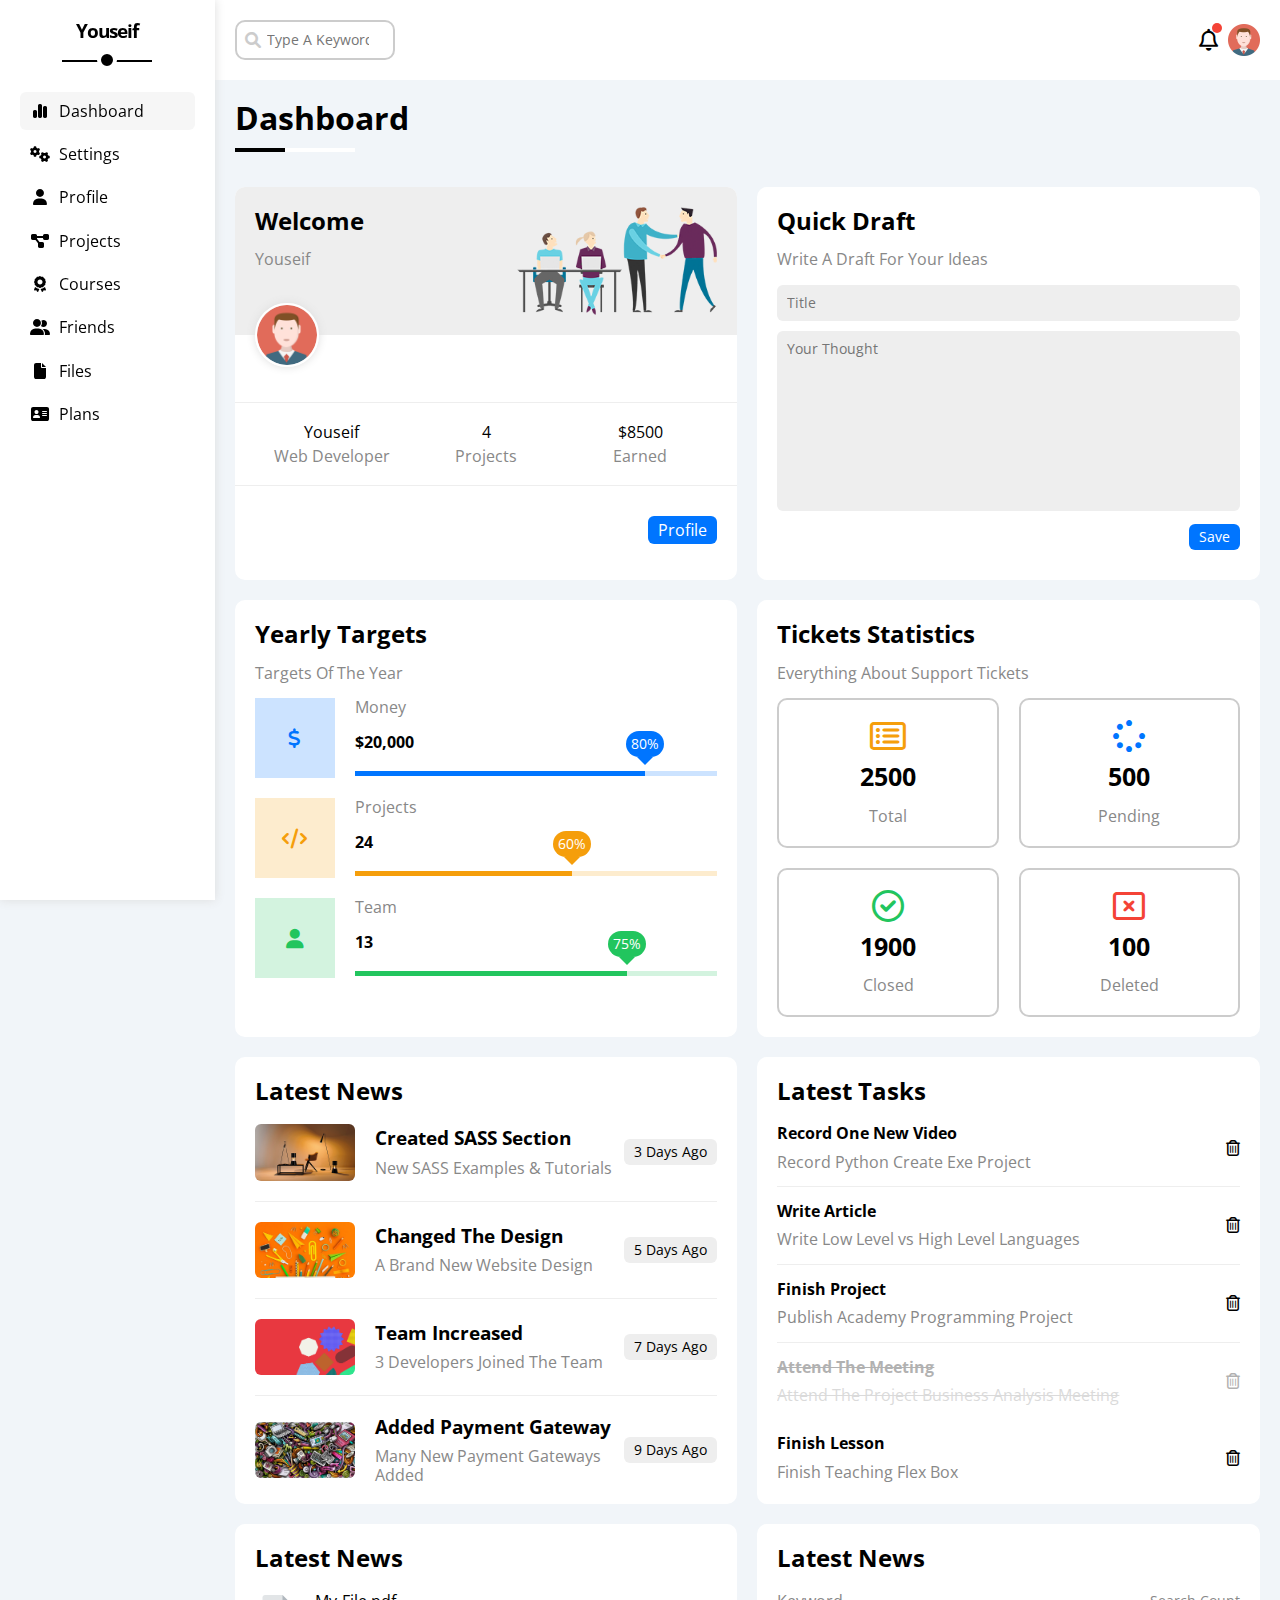
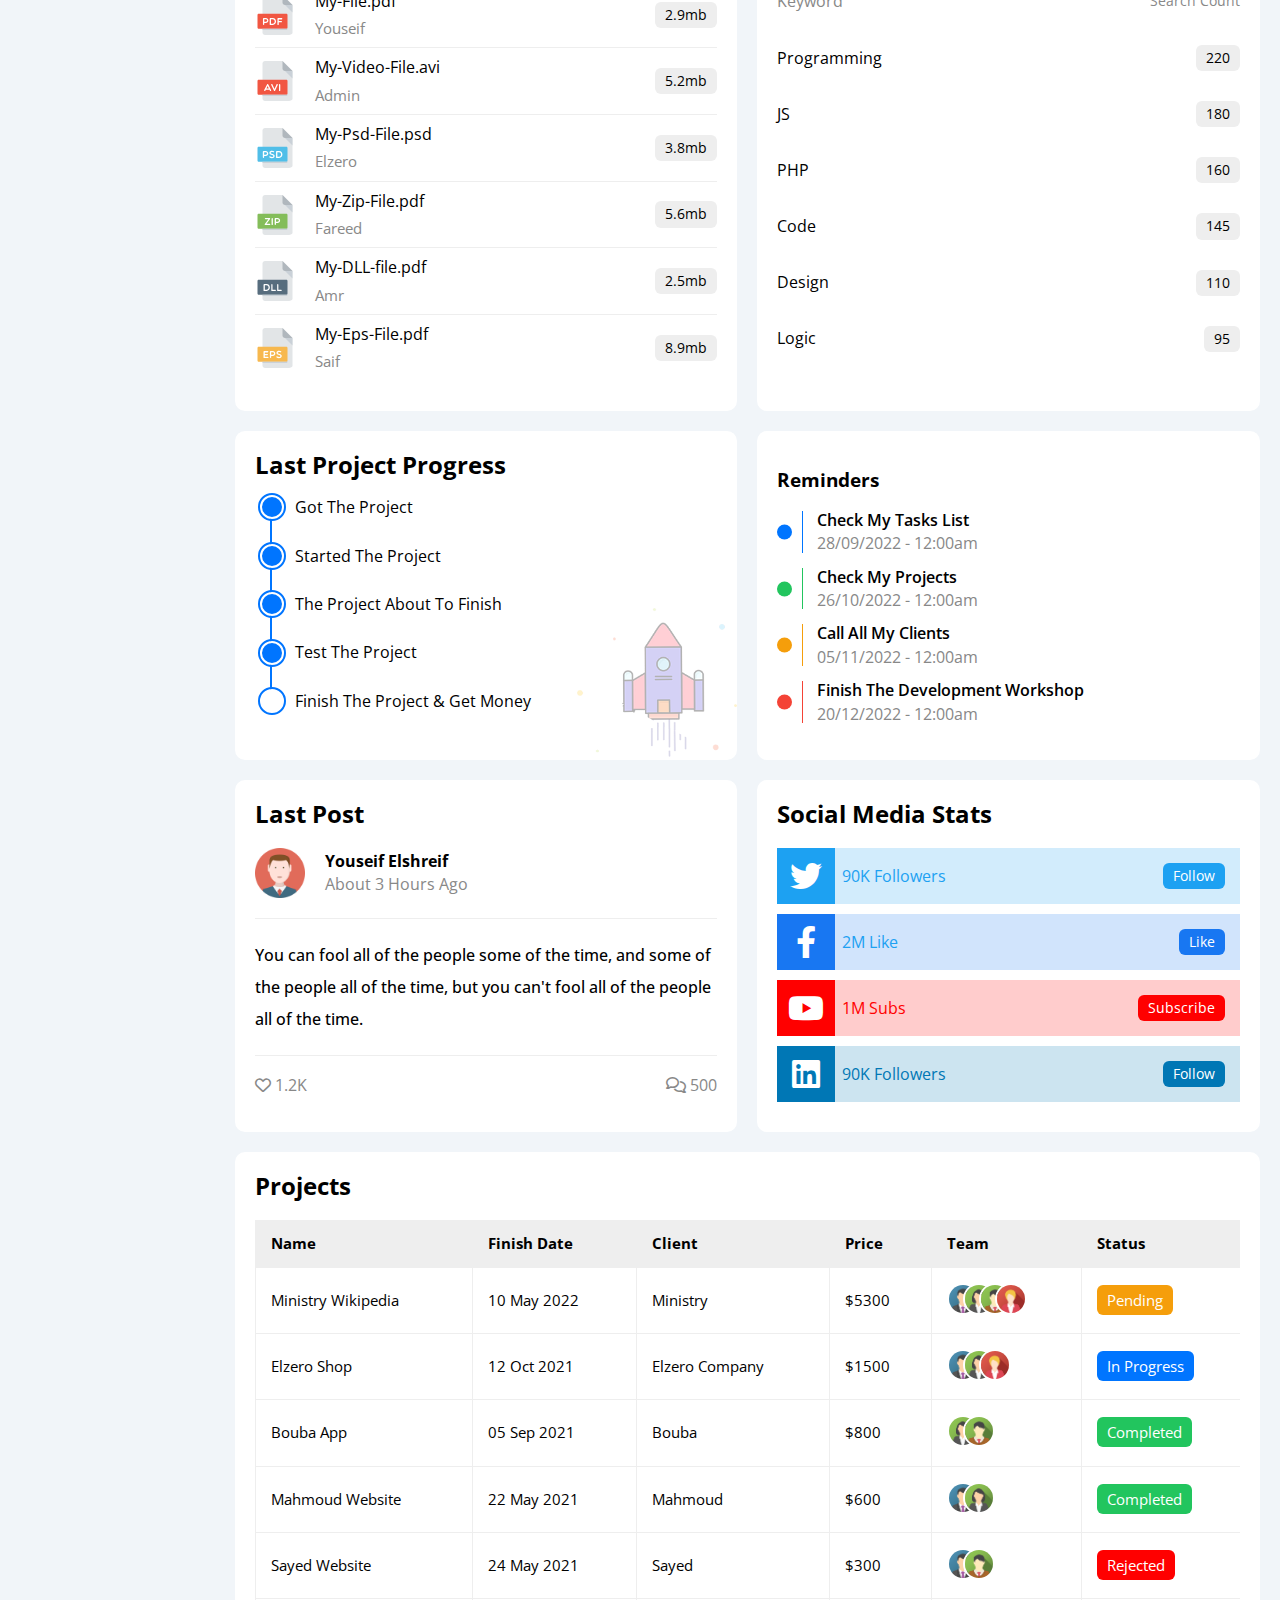
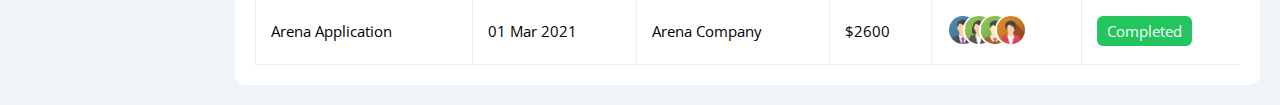
<file: index.html>
<!DOCTYPE html>
<html lang="en">

<head>
    <meta charset="UTF-8">
    <meta name="viewport" content="width=device-width, initial-scale=1.0">
    <title>Dashboard</title>
    <!-- reset file -->
    <link rel="stylesheet" href="css/normaliz.css">
    <!-- web fonts file -->
    <link rel="stylesheet" href="css/all.min.css">
    <!-- CSS file -->
    <link rel="stylesheet" href="css/main.css">
    <!-- frmework -->
    <link rel="stylesheet" href="css/myfamework.css">
    <!-- google font -->
    <link href="https://fonts.googleapis.com/css2?family=Open+Sans:ital,wght@0,300..800;1,300..800&display=swap"
        rel="stylesheet">
</head>

<body>
    <div class="main d-flex">
        <div class="side p-20 bg-white shadow-ddd">
            <h3 class=" txt-c p-r mt-0 l-space--1">Youseif</h3>
            <ul>
                <li>
                    <a href="index.html" class="active p-10 w-100 d-block c-black r-6 ">
                        <i class="fa-solid fa-chart-simple fa-fw"></i>
                        <span class="hide-mob">Dashboard</span class="hide-mob">
                    </a>
                </li>
                <li>
                    <a href="settings.html" class="p-10 w-100 d-block c-black r-6 ">
                        <i class="fa-solid fa-gears fa-fw"></i>
                        <span class="hide-mob">Settings</span class="hide-mob">
                    </a>
                </li>
                <li>
                    <a href="profile.html" class="p-10 w-100 d-block c-black r-6 ">
                        <i class="fa-solid fa-user fa-fw"></i>
                        <span class="hide-mob">Profile</span class="hide-mob">
                    </a>
                </li>
                <li>
                    <a href="projects.html" class="p-10 w-100 d-block c-black r-6 ">
                        <i class="fa-solid fa-diagram-project fa-fw"></i>
                        <span class="hide-mob">Projects</span class="hide-mob">
                    </a>
                </li>
                <li>
                    <a href="courses.html" class="p-10 w-100 d-block c-black r-6 ">
                        <i class="fa-solid fa-award fa-fw"></i>
                        <span class="hide-mob">Courses</span class="hide-mob">
                    </a>
                </li>
                <li>
                    <a href="friends.html" class="p-10 w-100 d-block c-black r-6 ">
                        <i class="fa-solid fa-user-group fa-fw"></i>
                        <span class="hide-mob">Friends</span class="hide-mob">
                    </a>
                </li>
                <li>
                    <a href="files.html " class="p-10 w-100 d-block c-black r-6 ">
                        <i class="fa-solid fa-file fa-fw"></i>
                        <span class="hide-mob">Files</span class="hide-mob">
                    </a>
                </li>
                <li>
                    <a href="plans.html" class="p-10 w-100 d-block c-black r-6 ">
                        <i class="fa-solid fa-address-card fa-fw"></i>
                        <span class="hide-mob">Plans</span class="hide-mob">
                    </a>
                </li>
            </ul>
        </div>
        <div class="content w-full over-hidden">
            <div class="header d-flex j-bet bg-white p-20 alit-center p-10-mob">
                <div class="search p-r h-fit">
                    <input class="p-10 r-10 bor-2-gray" type="search" name="search" placeholder="Type A Keyword">
                </div>
                <div class="noti-pic d-flex ali-center f-wrap flex-coulmn-mob alit-center">
                    <div class="p-r "><i class="fa-regular fa-bell"></i></div>
                    <img src="images/avatar.png" alt="">
                </div>
            </div>
            <div class="main-cont p-20 p-10-mob">
                <h1 class="p-r">Dashboard</h1>
                <div class="grid-2">
                    <div class="welcome r-10 over-hidden bg-white p-r">
                        <div class="bg-eee d-flex j-bet p-20">
                            <div class="text">
                                <h2 class="mb-10">Welcome</h2>
                                <p class="c-grey">Youseif</p>
                            </div>
                            <img src="images/welcome.png" class="w-200 hide-mob" alt="">
                        </div>
                        <img src="images/avatar.png" class="p-r shadow-ddd txt-c-mob" alt="">
                        <div class=" bort-1-EEE borb-1-EEE p-20 m-20 d-flex j-center flex-coulmn-mob ">
                            <div class="txt-c flex-baisi-1 mb-20-mob">
                                Youseif
                                <p class="c-grey">Web Developer</p>
                            </div>
                            <div class="txt-c flex-baisi-1 mb-20-mob">
                                4
                                <p class="c-grey">Projects</p>
                            </div>
                            <div class="txt-c flex-baisi-1 mb-20-mob">
                                $8500
                                <p class="c-grey">Earned</p>
                            </div>
                        </div>
                        <a href="profile.html" class="blue-btn d-block w-fit">Profile</a>
                    </div>
                    <div class="quick-draft  r-10 bg-white p-r p-20">
                        <h2 class="mb-10">Quick Draft</h2>
                        <p class="c-grey">Write A Draft For Your Ideas</p>
                        <form>
                            <input class="w-full bg-eee r-6 border-none mb-10 p-10" type="text" placeholder="Title">
                            <textarea class="w-full bg-eee r-6 border-none mb-10 p-10 " name="text"
                                placeholder="Your Thought"></textarea>
                            <input type="submit" value="Save" class="blue-btn mb-10 d-block ml-auto">
                        </form>
                    </div>
                    <div class="quick-draft  r-10 bg-white p-r p-20">
                        <h2 class="mb-10">Yearly Targets</h2>
                        <p class="c-grey">Targets Of The Year</p>
                        <div class="body ">
                            <div class="target d-flex ali-center mb-20">
                                <div class="bg-light-blue mr-20 center-flex ">
                                    <i class="fa-solid fa-dollar-sign fa-lg c-blue"></i>
                                </div>
                                <div class="bar flex-baisi-1">
                                    <p class="c-grey mt-0">Money</p>
                                    <span style="font-weight: bold;">$20,000</span>
                                    <div class="w-full bg-light-blue mt-20 p-r">
                                        <span class="p-a bg-blue c-white r-6 p-5 f-14">80%</span>
                                    </div>
                                </div>
                            </div>
                            <div class="target d-flex ali-center mb-20">
                                <div class="bg-light-orange mr-20 center-flex ">
                                    <i class="fa-solid fa-code fa-lg c-orange"></i>
                                </div>
                                <div class="bar flex-baisi-1">
                                    <p class="c-grey mt-0">Projects</p>
                                    <span style="font-weight: bold;">24</span>
                                    <div class="w-full bg-light-orange mt-20 p-r">
                                        <span class="p-a bg-orange c-white r-6 p-5 f-14">60%</span>
                                    </div>
                                </div>
                            </div>
                            <div class="target d-flex ali-center mb-20">
                                <div class="bg-light-green mr-20 center-flex ">
                                    <i class="fa-solid fa-user fa-lg c-green"></i>
                                </div>
                                <div class="bar flex-baisi-1">
                                    <p class="c-grey mt-0">Team</p>
                                    <span style="font-weight: bold;">13</span>
                                    <div class="w-full bg-light-green mt-20 p-r">
                                        <span class="p-a bg-green c-white r-6 p-5 f-14">75%</span>
                                    </div>
                                </div>
                            </div>
                        </div>
                    </div>
                    <div class="quick-draft  r-10 bg-white p-r p-20">
                        <h2 class="mb-10">Tickets Statistics</h2>
                        <p class="c-grey">Everything About Support Tickets</p>
                        <div class="grid-2-200">
                            <div class="State r-10 bor-2-gray p-20 c-grey txt-c">
                                <i class="fa-regular fa-rectangle-list fa-2x mb-10 c-orange"></i>
                                <span class="d-block c-black f-w-700 f-25">2500</span>
                                <p class="mb-0">Total</p>
                            </div>
                            <div class="State r-10 bor-2-gray p-20 c-grey txt-c">
                                <i class="fa-solid fa-spinner fa-2x mb-10 c-blue"></i>
                                <span class="d-block c-black f-w-700 f-25">500</span>
                                <p class="mb-0">Pending</p>
                            </div>
                            <div class="State r-10 bor-2-gray p-20 c-grey txt-c">
                                <i class="fa-regular fa-circle-check fa-2x mb-10 c-green"></i>
                                <span class="d-block c-black f-w-700 f-25">1900</span>
                                <p class="mb-0">Closed</p>
                            </div>
                            <div class="State r-10 bor-2-gray p-20 c-grey txt-c">
                                <i class="fa-regular fa-rectangle-xmark fa-2x mb-10 c-red"></i>
                                <span class="d-block c-black f-w-700 f-25">100</span>
                                <p class="mb-0">Deleted</p>
                            </div>
                        </div>
                    </div>
                    <div class="latest-news r-10 bg-white p-r p-20">
                        <h2 class="mb-20">Latest News</h2>
                        <div class="content">
                            <div class="pb-20 mb-20 d-flex alit-center f-wrap borb-1-EEE txt-c-mob flex-coulmn-mob">
                                <img src="images/news-01.png" class="r-6 mr-20 mb-20-mob" alt="">
                                <div class="c-grey flex-baisi-1">
                                    <h3 class="c-black m-0">Created SASS Section</h3>
                                    <p class="mb-0 mt-10 mb-20-mob">New SASS Examples & Tutorials</p>
                                </div>
                                <div class="grey-btn f-14 h-fit">3 Days Ago</div>
                            </div>
                            <div class="pb-20 mb-20 d-flex alit-center f-wrap borb-1-EEE txt-c-mob flex-coulmn-mob">
                                <img src="images/news-02.png" class="r-6 mr-20 mb-20-mob" alt="">
                                <div class="c-grey flex-baisi-1">
                                    <h3 class="c-black m-0">Changed The Design</h3>
                                    <p class="mb-0 mt-10 mb-20-mob">A Brand New Website Design</p>
                                </div>
                                <div class="grey-btn f-14 h-fit">5 Days Ago</div>
                            </div>
                            <div class="pb-20 mb-20 d-flex alit-center f-wrap borb-1-EEE txt-c-mob flex-coulmn-mob">
                                <img src="images/news-03.png" class="r-6 mr-20 mb-20-mob" alt="">
                                <div class="c-grey flex-baisi-1">
                                    <h3 class="c-black m-0">Team Increased</h3>
                                    <p class="mb-0 mt-10 mb-20-mob">3 Developers Joined The Team</p>
                                </div>
                                <div class="grey-btn f-14 h-fit">7 Days Ago</div>
                            </div>
                            <div class=" d-flex alit-center f-wrap flex-coulmn-mob txt-c-mob">
                                <img src="images/news-04.png" class="r-6 mr-20 mb-20-mob" alt="">
                                <div class="c-grey flex-baisi-1">
                                    <h3 class="c-black m-0">Added Payment Gateway</h3>
                                    <p class="mb-0 mt-10 mb-20-mob">Many New Payment Gateways Added</p>
                                </div>
                                <div class="grey-btn f-14 h-fit">9 Days Ago</div>
                            </div>
                        </div>
                    </div>
                    <div class="latest-news tasks r-10 bg-white p-r p-20">
                        <h2 class="mb-20">Latest Tasks</h2>
                        <div class="content">
                            <div class="pb-15 mb-15 d-flex alit-center f-wrap borb-1-EEE ">
                                <div class="c-grey flex-baisi-1">
                                    <h3 class="c-black m-0 f-16">Record One New Video</h3>
                                    <p class="mb-0 mt-10">Record Python Create Exe Project</p>
                                </div>
                                <i class="fa-regular fa-trash-can del"></i>
                            </div>
                            <div class="pb-15 mb-15 d-flex alit-center f-wrap borb-1-EEE">
                                <div class="c-grey flex-baisi-1">
                                    <h3 class="c-black m-0 f-16">Write Article</h3>
                                    <p class="mb-0 mt-10">Write Low Level vs High Level Languages</p>
                                </div>
                                <i class="fa-regular fa-trash-can del"></i>
                            </div>
                            <div class="pb-15 mb-15 d-flex alit-center f-wrap borb-1-EEE">
                                <div class="c-grey flex-baisi-1">
                                    <h3 class="c-black m-0 f-16">Finish Project</h3>
                                    <p class="mb-0 mt-10">Publish Academy Programming Project</p>
                                </div>
                                <i class="fa-regular fa-trash-can del"></i>
                            </div>
                            <div class="pb-15 mb-15 d-flex alit-center f-wrap op-03">
                                <div class="c-grey flex-baisi-1">
                                    <h3 class="c-black m-0 f-16">Attend The Meeting</h3>
                                    <p class="mb-0 mt-10">Attend The Project Business Analysis Meeting</p>
                                </div>
                                <i class="fa-regular fa-trash-can del"></i>
                            </div>
                            <div class=" d-flex alit-center f-wrap ">
                                <div class="c-grey flex-baisi-1">
                                    <h3 class="c-black m-0 f-16">Finish Lesson</h3>
                                    <p class="mb-0 mt-10">Finish Teaching Flex Box</p>
                                </div>
                                <i class="fa-regular fa-trash-can del"></i>
                            </div>
                        </div>
                    </div>
                    <div class="latest-news upload r-10 bg-white p-r p-20">
                        <h2 class="mb-20">Latest News</h2>
                        <div class="content">
                            <div class="pb-10 mb-10 d-flex alit-center f-wrap borb-1-EEE ">
                                <img src="images/pdf.svg" class="r-6 mr-20" alt="">
                                <div class="c-grey flex-baisi-1">
                                    <h3 class="c-black m-0 f-16 f-w-400">My-File.pdf</h3>
                                    <p class="mb-0 mt-10 f-15">Youseif</p>
                                </div>
                                <div class="grey-btn f-14 h-fit">2.9mb</div>
                            </div>
                            <div class="pb-10 mb-10 d-flex alit-center f-wrap borb-1-EEE ">
                                <img src="images/avi.svg" class="r-6 mr-20 " alt="">
                                <div class="c-grey flex-baisi-1">
                                    <h3 class="c-black m-0 f-16 f-w-400">My-Video-File.avi</h3>
                                    <p class="mb-0 mt-10  f-15">Admin</p>
                                </div>
                                <div class="grey-btn f-14 h-fit">5.2mb</div>
                            </div>
                            <div class="pb-10 mb-10 d-flex alit-center f-wrap borb-1-EEE ">
                                <img src="images/psd.svg" class="r-6 mr-20 " alt="">
                                <div class="c-grey flex-baisi-1">
                                    <h3 class="c-black m-0 f-16 f-w-400">My-Psd-File.psd</h3>
                                    <p class="mb-0 mt-10  f-15">Elzero</p>
                                </div>
                                <div class="grey-btn f-14 h-fit">3.8mb</div>
                            </div>
                            <div class="pb-10 mb-10 d-flex alit-center f-wrap borb-1-EEE ">
                                <img src="images/zip.svg" class="r-6 mr-20 " alt="">
                                <div class="c-grey flex-baisi-1">
                                    <h3 class="c-black m-0 f-16 f-w-400">My-Zip-File.pdf</h3>
                                    <p class="mb-0 mt-10  f-15">Fareed</p>
                                </div>
                                <div class="grey-btn f-14 h-fit">5.6mb</div>
                            </div>
                            <div class="pb-10 mb-10 d-flex alit-center f-wrap borb-1-EEE ">
                                <img src="images/dll.svg" class="r-6 mr-20 " alt="">
                                <div class="c-grey flex-baisi-1">
                                    <h3 class="c-black m-0 f-16 f-w-400">My-DLL-file.pdf</h3>
                                    <p class="mb-0 mt-10 f-15">Amr</p>
                                </div>
                                <div class="grey-btn f-14 h-fit">2.5mb</div>
                            </div>
                            <div class="pb-10 mb-10 d-flex alit-center f-wrap ">
                                <img src="images/eps.svg" class="r-6 mr-20 " alt="">
                                <div class="c-grey flex-baisi-1">
                                    <h3 class="c-black m-0 f-16 f-w-400">My-Eps-File.pdf</h3>
                                    <p class="mb-0 mt-10 f-15">Saif</p>
                                </div>
                                <div class="grey-btn f-14 h-fit">8.9mb</div>
                            </div>
                        </div>
                    </div>
                    <div class="latest-news upload r-10 bg-white p-r p-20">
                        <h2 class="mb-20">Latest News</h2>
                        <div class="content">
                            <div class="d-flex alit-center f-wrap mb-20 ">
                                <div class="c-grey flex-baisi-1">
                                    <h3 class="c-black m-0 f-16 f-w-400 c-grey">Keyword</h3>
                                </div>
                                <div class=" f-14 h-fit c-grey">Search Count</div>
                            </div>
                            <div class="d-flex alit-center f-wrap  pb-15 pt-15 ">
                                <div class="c-grey flex-baisi-1">
                                    <h3 class="c-black m-0 f-16 f-w-400">Programming</h3>
                                </div>
                                <div class="grey-btn f-14 h-fit">220</div>
                            </div>
                            <div class=" d-flex alit-center f-wrap  pb-15 pt-15">
                                <div class="c-grey flex-baisi-1">
                                    <h3 class="c-black m-0 f-16 f-w-400">JS</h3>
                                </div>
                                <div class="grey-btn f-14 h-fit">180</div>
                            </div>
                            <div class=" d-flex alit-center f-wrap  pb-15 pt-15">
                                <div class="c-grey flex-baisi-1">
                                    <h3 class="c-black m-0 f-16 f-w-400">PHP</h3>
                                </div>
                                <div class="grey-btn f-14 h-fit">160</div>
                            </div>
                            <div class="d-flex alit-center f-wrap  pb-15 pt-15">
                                <div class="c-grey flex-baisi-1">
                                    <h3 class="c-black m-0 f-16 f-w-400">Code</h3>
                                </div>
                                <div class="grey-btn f-14 h-fit">145</div>
                            </div>
                            <div class="d-flex alit-center f-wrap  pb-15 pt-15">
                                <div class="c-grey flex-baisi-1">
                                    <h3 class="c-black m-0 f-16 f-w-400">Design</h3>
                                </div>
                                <div class="grey-btn f-14 h-fit">110</div>
                            </div>
                            <div class=" d-flex alit-center f-wrap  pb-15 pt-15">
                                <div class="c-grey flex-baisi-1">
                                    <h3 class="c-black m-0 f-16 f-w-400">Logic</h3>
                                </div>
                                <div class="grey-btn f-14 h-fit">95</div>
                            </div>
                        </div>
                    </div>
                    <div class="last-project r-10 bg-white p-r p-20 ">
                        <h2 class="mb-20">Last Project Progress</h2>
                        <ul class="p-r">
                            <li class="mb-30 pl-40 p-r">Got The Project</li>
                            <li class="mb-30 pl-40 p-r">Started The Project</li>
                            <li class="mb-30 pl-40 p-r">The Project About To Finish</li>
                            <li class="mb-30 pl-40 p-r">Test The Project</li>
                            <li class="mb-30 pl-40 p-r">Finish The Project & Get Money</li>
                        </ul>
                        <img src="images/project.png" alt="" class="p-a op-03 hide-mob">
                    </div>
                    <div class="reminders r-10 bg-white p-r p-20">
                        <h3 class="mb-20">Reminders</h3>
                        <div class="content">
                            <div class="pl-40 p-r">
                                <p class="m-0 mb-5 mt-15 f-w-600">Check My Tasks List</p>
                                <span class="c-grey">28/09/2022 - 12:00am</span>
                            </div>
                            <div class="pl-40 p-r">
                                <p class="m-0 mb-5 mt-15 f-w-600">Check My Projects</p>
                                <span class="c-grey">26/10/2022 - 12:00am</span>
                            </div>
                            <div class="pl-40 p-r">
                                <p class="m-0 mb-5 mt-15 f-w-600">Call All My Clients</p>
                                <span class="c-grey">05/11/2022 - 12:00am</span>
                            </div>
                            <div class="pl-40 p-r">
                                <p class="m-0 mb-5 mt-15 f-w-600">Finish The Development Workshop</p>
                                <span class="c-grey">20/12/2022 - 12:00am</span>
                            </div>
                        </div>
                    </div>
                    <div class="post r-10 bg-white p-r p-20 ">
                        <h2 class="mb-20">Last Post</h2>
                        <div class="d-flex alit-center mb-20">
                            <img class="mr-20" src="images/avatar.png" alt="">
                            <div>
                                <p class="m-0 mb-5 f-w-700">Youseif Elshreif</p>
                                <span class="c-grey">About 3 Hours Ago</span>
                            </div>
                        </div>
                        <div class="bort-1-EEE borb-1-EEE">
                            <p class=" pt-20 pb-20 m-0 f-w-500">You can fool all of the people some of the time, and
                                some of the
                                people all of the time,
                                but you can't fool all of the people all of the time.</p>
                        </div>
                        <div class="c-grey d-flex j-bet alit-center mt-20">
                            <div>
                                <i class="fa-regular fa-heart"></i>
                                <span>1.2K</span>
                            </div>
                            <div>
                                <i class="fa-regular fa-comments"></i>
                                <span>500</span>
                            </div>
                        </div>
                    </div>
                    <div class="social  r-10 bg-white p-r p-20 ">
                        <h2 class="mb-20">Social Media Stats</h2>
                        <div class="content">
                            <div class="d-flex j-bet alit-center pl-65 p-r pt-15 pb-15 pr-15 mb-10">
                                <div class="d-flex alit-center flex-baisi-1">
                                    <i
                                        class="fa-brands fa-twitter fa-2x c-white h-full p-a d-flex alit-center j-center"></i>
                                    <span>90K Followers</span>
                                </div>
                                <a href="#" class="f-14">Follow</a>
                            </div>
                            <div class="d-flex j-bet alit-center pl-65 p-r pt-15 pb-15 pr-15 mb-10">
                                <div class="d-flex alit-center flex-baisi-1">
                                    <i
                                        class="fa-brands fa-facebook-f fa-2x c-white h-full p-a d-flex alit-center j-center"></i>
                                    <span>2M Like</span>
                                </div>
                                <a href="#" class="f-14">Like</a>
                            </div>
                            <div class="d-flex j-bet alit-center pl-65 p-r pt-15 pb-15 pr-15 mb-10">
                                <div class="d-flex alit-center flex-baisi-1">
                                    <i
                                        class="fa-brands fa-youtube fa-2x c-white h-full p-a d-flex alit-center j-center"></i>
                                    <span>1M Subs</span>
                                </div>
                                <a href="#" class="f-14">Subscribe</a>
                            </div>
                            <div class="d-flex j-bet alit-center pl-65 p-r pt-15 pb-15 pr-15 mb-10">
                                <div class="d-flex alit-center flex-baisi-1">
                                    <i
                                        class="fa-brands fa-linkedin fa-2x c-white h-full p-a d-flex alit-center j-center"></i>
                                    <span>90K Followers</span>
                                </div>
                                <a href="#" class="f-14">Follow</a>
                            </div>
                        </div>
                    </div>
                </div>
                <div class="projects r-10 bg-white p-r p-20 mt-20">
                    <h2 class="mb-20">Projects</h2>
                    <div class="table">
                        <table class="f-15 w-full">
                            <thead>
                                <tr>
                                    <td class="p-15 borb-1-EEE borl-1-EEE">Name</td>
                                    <td class="p-15 borb-1-EEE borl-1-EEE">Finish Date</td>
                                    <td class="p-15 borb-1-EEE borl-1-EEE">Client</td>
                                    <td class="p-15 borb-1-EEE borl-1-EEE">Price</td>
                                    <td class="p-15 borb-1-EEE borl-1-EEE">Team</td>
                                    <td class="p-15 borb-1-EEE borl-1-EEE borr-1-EEE">Status</td>
                                </tr>
                            </thead>
                            <tbody>
                                <tr>
                                    <td class="p-15 borb-1-EEE borl-1-EEE">Ministry Wikipedia</td>
                                    <td class="p-15 borb-1-EEE borl-1-EEE">10 May 2022</td>
                                    <td class="p-15 borb-1-EEE borl-1-EEE">Ministry</td>
                                    <td class="p-15 borb-1-EEE borl-1-EEE">$5300</td>
                                    <td class="p-15 borb-1-EEE borl-1-EEE ">
                                        <img class="team-img" src="images/team-01.png" alt="">
                                        <img class="team-img" src="images/team-02.png" alt="">
                                        <img class="team-img" src="images/team-03.png" alt="">
                                        <img class="team-img" src="images/team-05.png" alt="">
                                    </td>
                                    <td class="p-15 borb-1-EEE borl-1-EEE borr-1-EEE">
                                        <span class="label btn-shape bg-orange c-white btn">Pending</span>
                                    </td>
                                </tr>
                                <tr>
                                    <td class="p-15 borb-1-EEE borl-1-EEE">Elzero Shop</td>
                                    <td class="p-15 borb-1-EEE borl-1-EEE">12 Oct 2021</td>
                                    <td class="p-15 borb-1-EEE borl-1-EEE">Elzero Company</td>
                                    <td class="p-15 borb-1-EEE borl-1-EEE">$1500</td>
                                    <td class="p-15 borb-1-EEE borl-1-EEE">
                                        <img class="team-img" src="images/team-01.png" alt="">
                                        <img class="team-img" src="images/team-02.png" alt="">
                                        <img class="team-img" src="images/team-05.png" alt="">
                                    </td>
                                    <td class="p-15 borb-1-EEE borl-1-EEE borr-1-EEE"><span
                                            class="label btn-shape bg-blue c-white btn">In
                                            Progress</span></td>
                                </tr>
                                <tr>
                                    <td class="p-15 borb-1-EEE borl-1-EEE">Bouba App</td>
                                    <td class="p-15 borb-1-EEE borl-1-EEE">05 Sep 2021</td>
                                    <td class="p-15 borb-1-EEE borl-1-EEE">Bouba</td>
                                    <td class="p-15 borb-1-EEE borl-1-EEE">$800</td>
                                    <td class="p-15 borb-1-EEE borl-1-EEE">
                                        <img class="team-img" src="images/team-02.png" alt="">
                                        <img class="team-img" src="images/team-03.png" alt="">
                                    </td>
                                    <td class="p-15 borb-1-EEE borl-1-EEE borr-1-EEE"><span
                                            class="label btn-shape bg-green c-white btn">Completed</span>
                                    </td>
                                </tr>
                                <tr>
                                    <td class="p-15 borb-1-EEE borl-1-EEE">Mahmoud Website</td>
                                    <td class="p-15 borb-1-EEE borl-1-EEE">22 May 2021</td>
                                    <td class="p-15 borb-1-EEE borl-1-EEE">Mahmoud</td>
                                    <td class="p-15 borb-1-EEE borl-1-EEE">$600</td>
                                    <td class="p-15 borb-1-EEE borl-1-EEE">
                                        <img class="team-img" src="images/team-01.png" alt="">
                                        <img class="team-img" src="images/team-02.png" alt="">
                                    </td>
                                    <td class="p-15 borb-1-EEE borl-1-EEE borr-1-EEE"><span
                                            class="label btn-shape bg-green c-white btn">Completed</span>
                                    </td>
                                </tr>
                                <tr>
                                    <td class="p-15 borb-1-EEE borl-1-EEE">Sayed Website</td>
                                    <td class="p-15 borb-1-EEE borl-1-EEE">24 May 2021</td>
                                    <td class="p-15 borb-1-EEE borl-1-EEE">Sayed</td>
                                    <td class="p-15 borb-1-EEE borl-1-EEE">$300</td>
                                    <td class="p-15 borb-1-EEE borl-1-EEE">
                                        <img class="team-img" src="images/team-01.png" alt="">
                                        <img class="team-img" src="images/team-03.png" alt="">
                                    </td>
                                    <td class="p-15 borb-1-EEE borl-1-EEE borr-1-EEE"><span
                                            class="label btn-shape bg-red c-white btn">Rejected</span>
                                    </td>
                                </tr>
                                <tr>
                                    <td class="p-15 borb-1-EEE borl-1-EEE">Arena Application</td>
                                    <td class="p-15 borb-1-EEE borl-1-EEE">01 Mar 2021</td>
                                    <td class="p-15 borb-1-EEE borl-1-EEE">Arena Company</td>
                                    <td class="p-15 borb-1-EEE borl-1-EEE">$2600</td>
                                    <td class="p-15 borb-1-EEE borl-1-EEE">
                                        <img class="team-img" src="images/team-01.png" alt="">
                                        <img class="team-img" src="images/team-02.png" alt="">
                                        <img class="team-img" src="images/team-03.png" alt="">
                                        <img class="team-img" src="images/team-04.png" alt="">
                                    </td>
                                    <td class="p-15 borb-1-EEE borl-1-EEE borr-1-EEE"><span
                                            class="label btn-shape bg-green c-white btn">Completed</span>
                                    </td>
                                </tr>
                            </tbody>
                        </table>
                    </div>
                </div>
            </div>
        </div>
    </div>
</body>

</html>
</file>
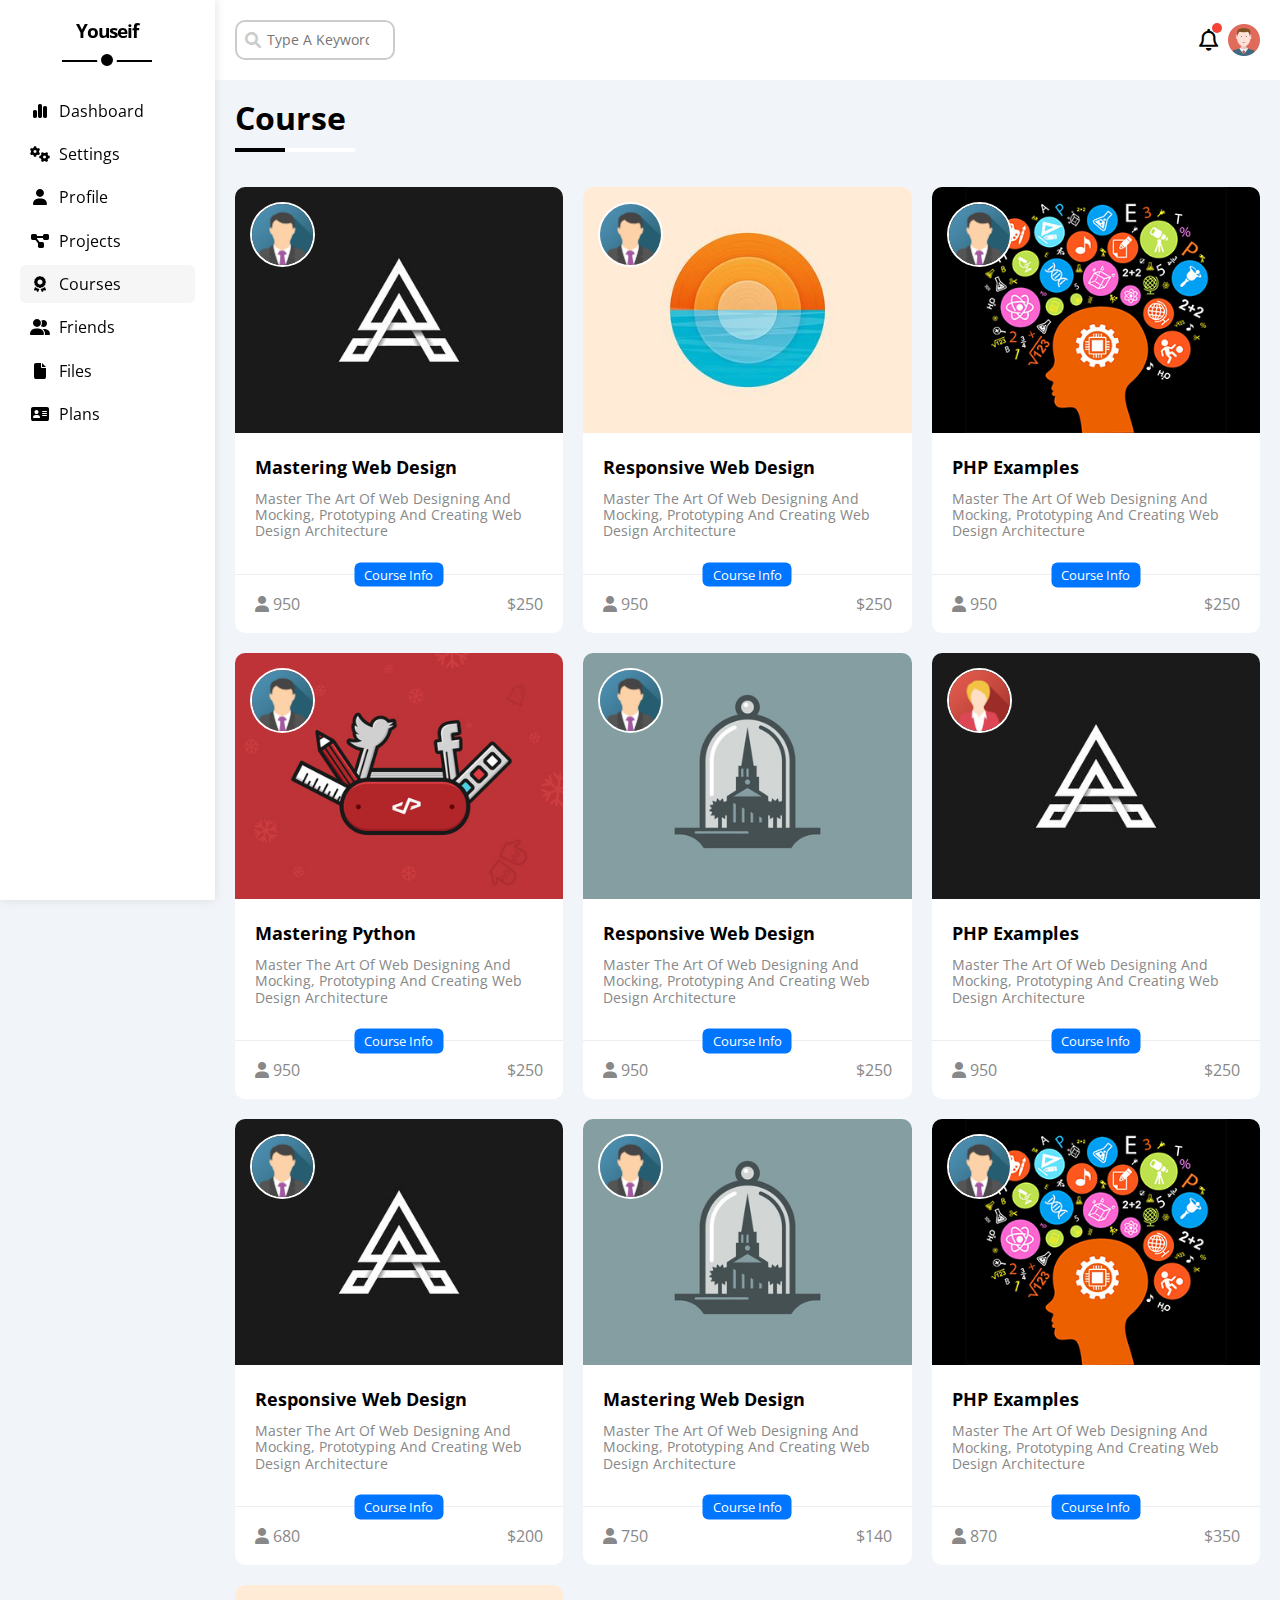
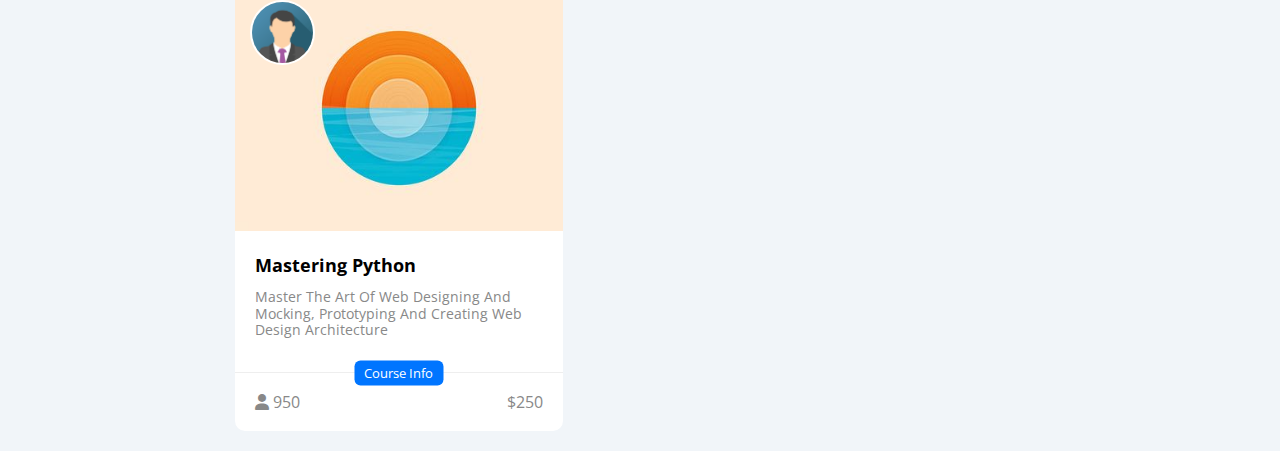
<file: courses.html>
<!DOCTYPE html>
<html lang="en">

<head>
    <meta charset="UTF-8">
    <meta name="viewport" content="width=device-width, initial-scale=1.0">
    <title>Course</title>
    <!-- reset file -->
    <link rel="stylesheet" href="css/normaliz.css">
    <!-- web fonts file -->
    <link rel="stylesheet" href="css/all.min.css">
    <!-- CSS file -->
    <link rel="stylesheet" href="css/main.css">
    <!-- frmework -->
    <link rel="stylesheet" href="css/myfamework.css">
    <!-- google font -->
    <link href="https://fonts.googleapis.com/css2?family=Open+Sans:ital,wght@0,300..800;1,300..800&display=swap"
        rel="stylesheet">
</head>

<body>
    <div class="main d-flex">
        <div class="side p-20 bg-white shadow-ddd">
            <h3 class=" txt-c p-r mt-0 l-space--1">Youseif</h3>
            <ul>
                <li>
                    <a href="index.html" class=" p-10 w-100 d-block c-black r-6 ">
                        <i class="fa-solid fa-chart-simple fa-fw"></i>
                        <span class="hide-mob">Dashboard</span class="hide-mob">
                    </a>
                </li>
                <li>
                    <a href="settings.html" class="  p-10 w-100 d-block c-black r-6 ">
                        <i class="fa-solid fa-gears fa-fw"></i>
                        <span class="hide-mob">Settings</span class="hide-mob">
                    </a>
                </li>
                <li>
                    <a href="profile.html" class=" p-10 w-100 d-block c-black r-6 ">
                        <i class="fa-solid fa-user fa-fw"></i>
                        <span class="hide-mob">Profile</span class="hide-mob">
                    </a>
                </li>
                <li>
                    <a href="projects.html" class=" p-10 w-100 d-block c-black r-6 ">
                        <i class="fa-solid fa-diagram-project fa-fw"></i>
                        <span class="hide-mob">Projects</span class="hide-mob">
                    </a>
                </li>
                <li>
                    <a href="courses.html" class=" active p-10 w-100 d-block c-black r-6 ">
                        <i class="fa-solid fa-award fa-fw"></i>
                        <span class="hide-mob">Courses</span class="hide-mob">
                    </a>
                </li>
                <li>
                    <a href="friends.html" class="p-10 w-100 d-block c-black r-6 ">
                        <i class="fa-solid fa-user-group fa-fw"></i>
                        <span class="hide-mob">Friends</span class="hide-mob">
                    </a>
                </li>
                <li>
                    <a href="files.html " class="p-10 w-100 d-block c-black r-6 ">
                        <i class="fa-solid fa-file fa-fw"></i>
                        <span class="hide-mob">Files</span class="hide-mob">
                    </a>
                </li>
                <li>
                    <a href="plans.html" class="p-10 w-100 d-block c-black r-6 ">
                        <i class="fa-solid fa-address-card fa-fw"></i>
                        <span class="hide-mob">Plans</span class="hide-mob">
                    </a>
                </li>
            </ul>
        </div>
        <div class="content w-full over-hidden">
            <div class="header d-flex j-bet bg-white p-20 alit-center p-10-mob">
                <div class="search p-r h-fit">
                    <input class="p-10 r-10 bor-2-gray" type="search" name="search" placeholder="Type A Keyword">
                </div>
                <div class="noti-pic d-flex ali-center f-wrap flex-coulmn-mob alit-center">
                    <div class="p-r "><i class="fa-regular fa-bell"></i></div>
                    <img src="images/avatar.png" alt="">
                </div>
            </div>
            <div class="main-cont p-20 p-10-mob">
                <h1 class="p-r">Course</h1>
                <div class="courses grid-300 p-r mt-20">
                    <div class="course r-10 bg-white p-r over-hidden">
                        <div>
                            <img class="w-full" src="images/course-01.jpg" alt="">
                            <img class="team-img p-a" src="images/team-01.png" alt="">
                        </div>
                        <div class="p-20 c-grey">
                            <h4 class="c-black f-18 m-0">Mastering Web Design</h4>
                            <p class="f-14">Master The Art Of Web Designing And Mocking, Prototyping And Creating Web
                                Design
                                Architecture</p>
                        </div>
                        <div class="foot p-20 bort-1-EEE c-grey p-r d-flex j-bet">
                            <span>
                                <i class="fa-solid fa-user"></i>
                                950
                            </span>
                            <span class="p-a blue-btn f-13">
                                Course Info
                            </span>
                            <span>
                                $250
                            </span>
                        </div>
                    </div>
                    <div class="course r-10 bg-white p-r over-hidden">
                        <div>
                            <img class="w-full" src="images/course-03.jpg" alt="">
                            <img class="team-img p-a" src="images/team-01.png" alt="">
                        </div>
                        <div class="p-20 c-grey">
                            <h4 class="c-black f-18 m-0">Responsive Web Design</h4>
                            <p class="f-14">Master The Art Of Web Designing And Mocking, Prototyping And Creating Web
                                Design
                                Architecture</p>
                        </div>
                        <div class="foot p-20 bort-1-EEE c-grey p-r d-flex j-bet">
                            <span>
                                <i class="fa-solid fa-user"></i>
                                950
                            </span>
                            <span class="p-a blue-btn f-13">
                                Course Info
                            </span>
                            <span>
                                $250
                            </span>
                        </div>
                    </div>
                    <div class="course r-10 bg-white p-r over-hidden">
                        <div>
                            <img class="w-full" src="images/course-02.jpg" alt="">
                            <img class="team-img p-a" src="images/team-01.png" alt="">
                        </div>
                        <div class="p-20 c-grey">
                            <h4 class="c-black f-18 m-0">PHP Examples</h4>
                            <p class="f-14">Master The Art Of Web Designing And Mocking, Prototyping And Creating Web
                                Design
                                Architecture</p>
                        </div>
                        <div class="foot p-20 bort-1-EEE c-grey p-r d-flex j-bet">
                            <span>
                                <i class="fa-solid fa-user"></i>
                                950
                            </span>
                            <span class="p-a blue-btn f-13">
                                Course Info
                            </span>
                            <span>
                                $250
                            </span>
                        </div>
                    </div>
                    <div class="course r-10 bg-white p-r over-hidden">
                        <div>
                            <img class="w-full" src="images/course-05.jpg" alt="">
                            <img class="team-img p-a" src="images/team-01.png" alt="">
                        </div>
                        <div class="p-20 c-grey">
                            <h4 class="c-black f-18 m-0">Mastering Python</h4>
                            <p class="f-14">Master The Art Of Web Designing And Mocking, Prototyping And Creating Web
                                Design
                                Architecture</p>
                        </div>
                        <div class="foot p-20 bort-1-EEE c-grey p-r d-flex j-bet">
                            <span>
                                <i class="fa-solid fa-user"></i>
                                950
                            </span>
                            <span class="p-a blue-btn f-13">
                                Course Info
                            </span>
                            <span>
                                $250
                            </span>
                        </div>
                    </div>
                    <div class="course r-10 bg-white p-r over-hidden">
                        <div>
                            <img class="w-full" src="images/course-04.jpg" alt="">
                            <img class="team-img p-a" src="images/team-01.png" alt="">
                        </div>
                        <div class="p-20 c-grey">
                            <h4 class="c-black f-18 m-0">Responsive Web Design</h4>
                            <p class="f-14">Master The Art Of Web Designing And Mocking, Prototyping And Creating Web
                                Design
                                Architecture</p>
                        </div>
                        <div class="foot p-20 bort-1-EEE c-grey p-r d-flex j-bet">
                            <span>
                                <i class="fa-solid fa-user"></i>
                                950
                            </span>
                            <span class="p-a blue-btn f-13">
                                Course Info
                            </span>
                            <span>
                                $250
                            </span>
                        </div>
                    </div>
                    <div class="course r-10 bg-white p-r over-hidden">
                        <div>
                            <img class="w-full" src="images/course-01.jpg" alt="">
                            <img class="team-img p-a" src="images/team-05.png" alt="">
                        </div>
                        <div class="p-20 c-grey">
                            <h4 class="c-black f-18 m-0">PHP Examples</h4>
                            <p class="f-14">Master The Art Of Web Designing And Mocking, Prototyping And Creating Web
                                Design
                                Architecture</p>
                        </div>
                        <div class="foot p-20 bort-1-EEE c-grey p-r d-flex j-bet">
                            <span>
                                <i class="fa-solid fa-user"></i>
                                950
                            </span>
                            <span class="p-a blue-btn f-13">
                                Course Info
                            </span>
                            <span>
                                $250
                            </span>
                        </div>
                    </div>
                    <div class="course r-10 bg-white p-r over-hidden">
                        <div>
                            <img class="w-full" src="images/course-01.jpg" alt="">
                            <img class="team-img p-a" src="images/team-01.png" alt="">
                        </div>
                        <div class="p-20 c-grey">
                            <h4 class="c-black f-18 m-0">Responsive Web Design</h4>
                            <p class="f-14">Master The Art Of Web Designing And Mocking, Prototyping And Creating Web
                                Design
                                Architecture</p>
                        </div>
                        <div class="foot p-20 bort-1-EEE c-grey p-r d-flex j-bet">
                            <span>
                                <i class="fa-solid fa-user"></i>
                                680
                            </span>
                            <span class="p-a blue-btn f-13">
                                Course Info
                            </span>
                            <span>
                                $200
                            </span>
                        </div>
                    </div>
                    <div class="course r-10 bg-white p-r over-hidden">
                        <div>
                            <img class="w-full" src="images/course-04.jpg" alt="">
                            <img class="team-img p-a" src="images/team-01.png" alt="">
                        </div>
                        <div class="p-20 c-grey">
                            <h4 class="c-black f-18 m-0">Mastering Web Design</h4>
                            <p class="f-14">Master The Art Of Web Designing And Mocking, Prototyping And Creating Web
                                Design
                                Architecture</p>
                        </div>
                        <div class="foot p-20 bort-1-EEE c-grey p-r d-flex j-bet">
                            <span>
                                <i class="fa-solid fa-user"></i>
                                750
                            </span>
                            <span class="p-a blue-btn f-13">
                                Course Info
                            </span>
                            <span>
                                $140
                            </span>
                        </div>
                    </div>
                    <div class="course r-10 bg-white p-r over-hidden">
                        <div>
                            <img class="w-full" src="images/course-02.jpg" alt="">
                            <img class="team-img p-a" src="images/team-01.png" alt="">
                        </div>
                        <div class="p-20 c-grey">
                            <h4 class="c-black f-18 m-0">PHP Examples</h4>
                            <p class="f-14">Master The Art Of Web Designing And Mocking, Prototyping And Creating Web
                                Design
                                Architecture</p>
                        </div>
                        <div class="foot p-20 bort-1-EEE c-grey p-r d-flex j-bet">
                            <span>
                                <i class="fa-solid fa-user"></i>
                                870
                            </span>
                            <span class="p-a blue-btn f-13">
                                Course Info
                            </span>
                            <span>
                                $350
                            </span>
                        </div>
                    </div>
                    <div class="course r-10 bg-white p-r over-hidden">
                        <div>
                            <img class="w-full" src="images/course-03.jpg" alt="">
                            <img class="team-img p-a" src="images/team-01.png" alt="">
                        </div>
                        <div class="p-20 c-grey">
                            <h4 class="c-black f-18 m-0">Mastering Python</h4>
                            <p class="f-14">Master The Art Of Web Designing And Mocking, Prototyping And Creating Web
                                Design
                                Architecture</p>
                        </div>
                        <div class="foot p-20 bort-1-EEE c-grey p-r d-flex j-bet">
                            <span>
                                <i class="fa-solid fa-user"></i>
                                950
                            </span>
                            <span class="p-a blue-btn f-13">
                                Course Info
                            </span>
                            <span>
                                $250
                            </span>
                        </div>
                    </div>
                </div>
            </div>
        </div>
</body>

</html>
</file>
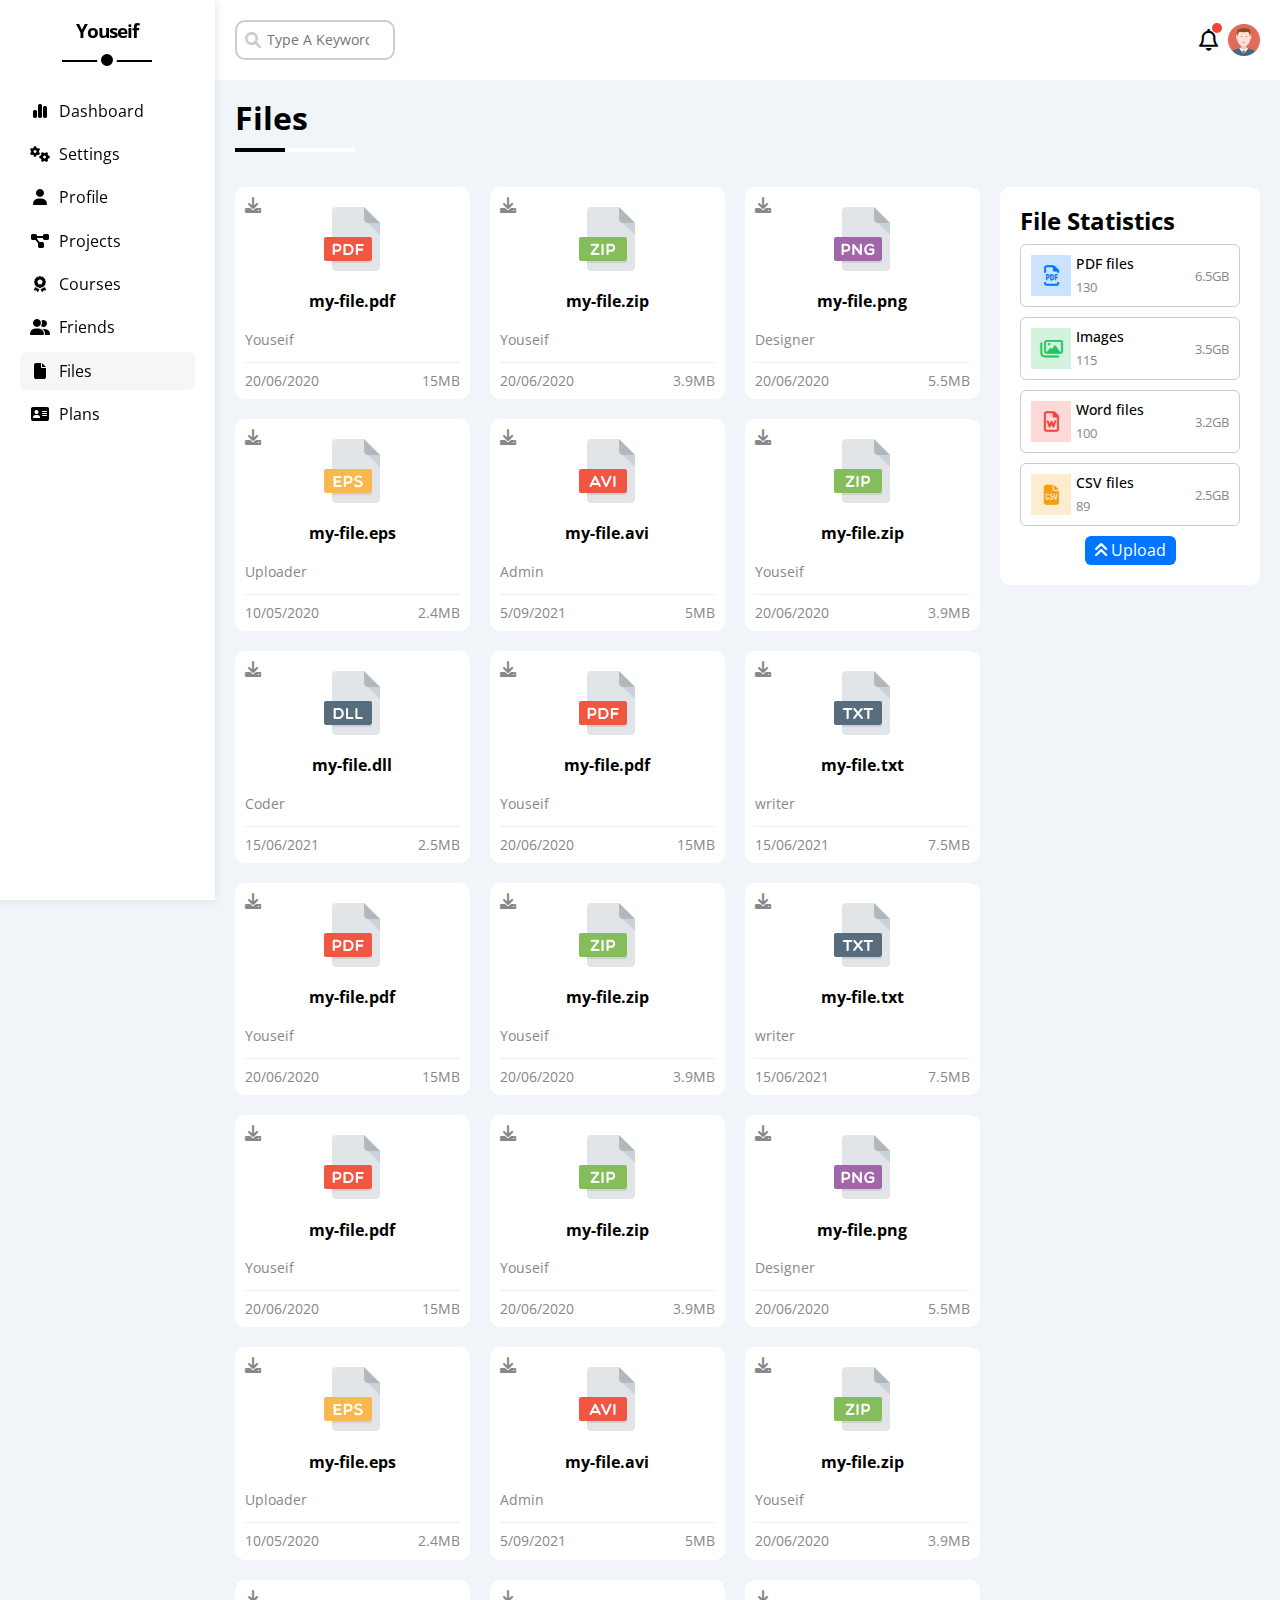
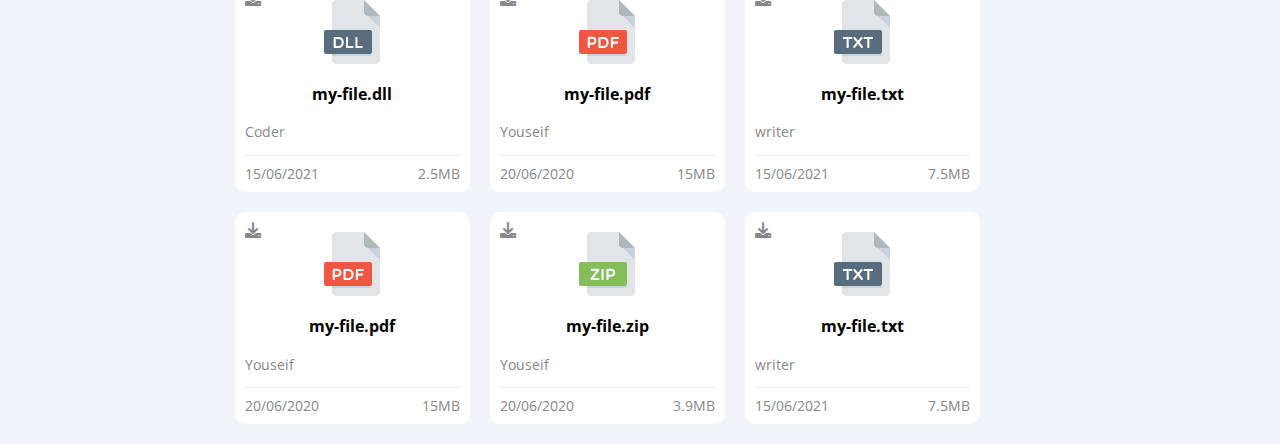
<file: files.html>
<!DOCTYPE html>
<html lang="en">

<head>
    <meta charset="UTF-8">
    <meta name="viewport" content="width=device-width, initial-scale=1.0">
    <title>Files</title>
    <!-- reset file -->
    <link rel="stylesheet" href="css/normaliz.css">
    <!-- web fonts file -->
    <link rel="stylesheet" href="css/all.min.css">
    <!-- CSS file -->
    <link rel="stylesheet" href="css/main.css">
    <!-- frmework -->
    <link rel="stylesheet" href="css/myfamework.css">
    <!-- google font -->
    <link href="https://fonts.googleapis.com/css2?family=Open+Sans:ital,wght@0,300..800;1,300..800&display=swap"
        rel="stylesheet">
</head>

<body>
    <div class="main d-flex">
        <div class="side p-20 bg-white shadow-ddd">
            <h3 class=" txt-c p-r mt-0 l-space--1">Youseif</h3>
            <ul>
                <li>
                    <a href="index.html" class=" p-10 w-100 d-block c-black r-6 ">
                        <i class="fa-solid fa-chart-simple fa-fw"></i>
                        <span class="hide-mob">Dashboard</span class="hide-mob">
                    </a>
                </li>
                <li>
                    <a href="settings.html" class="  p-10 w-100 d-block c-black r-6 ">
                        <i class="fa-solid fa-gears fa-fw"></i>
                        <span class="hide-mob">Settings</span class="hide-mob">
                    </a>
                </li>
                <li>
                    <a href="profile.html" class=" p-10 w-100 d-block c-black r-6 ">
                        <i class="fa-solid fa-user fa-fw"></i>
                        <span class="hide-mob">Profile</span class="hide-mob">
                    </a>
                </li>
                <li>
                    <a href="projects.html" class=" p-10 w-100 d-block c-black r-6 ">
                        <i class="fa-solid fa-diagram-project fa-fw"></i>
                        <span class="hide-mob">Projects</span class="hide-mob">
                    </a>
                </li>
                <li>
                    <a href="courses.html" class=" p-10 w-100 d-block c-black r-6 ">
                        <i class="fa-solid fa-award fa-fw"></i>
                        <span class="hide-mob">Courses</span class="hide-mob">
                    </a>
                </li>
                <li>
                    <a href="friends.html" class=" p-10 w-100 d-block c-black r-6 ">
                        <i class="fa-solid fa-user-group fa-fw"></i>
                        <span class="hide-mob">Friends</span class="hide-mob">
                    </a>
                </li>
                <li>
                    <a href="files.html " class="active p-10 w-100 d-block c-black r-6 ">
                        <i class="fa-solid fa-file fa-fw"></i>
                        <span class="hide-mob">Files</span class="hide-mob">
                    </a>
                </li>
                <li>
                    <a href="plans.html" class="p-10 w-100 d-block c-black r-6 ">
                        <i class="fa-solid fa-address-card fa-fw"></i>
                        <span class="hide-mob">Plans</span class="hide-mob">
                    </a>
                </li>
            </ul>
        </div>
        <div class="content w-full over-hidden">
            <div class="header d-flex j-bet bg-white p-20 alit-center p-10-mob">
                <div class="search p-r h-fit">
                    <input class="p-10 r-10 bor-2-gray" type="search" name="search" placeholder="Type A Keyword">
                </div>
                <div class="noti-pic d-flex ali-center f-wrap flex-coulmn-mob alit-center">
                    <div class="p-r "><i class="fa-regular fa-bell"></i></div>
                    <img src="images/avatar.png" alt="">
                </div>
            </div>
            <div class="main-cont p-20 p-10-mob">
                <h1 class="p-r">Files</h1>
                <div class="files-p p-r mt-20 d-flex flex-coulmnre-mob">
                    <div class="files grid-200 flex-baisi-1">
                        <div class=" file bg-white r-10 p-r p-10">
                            <div class=" borb-1-EEE">
                                <i class="fa-solid fa-download c-grey p-a"></i>
                                <img class="d-block m-auto mt-10" src="images/pdf.svg" alt="">
                                <h4 class="txt-c">my-file.pdf</h4>
                                <p class="c-grey f-14">Youseif</p>
                            </div>
                            <div class="d-flex j-bet c-grey f-14 pt-10">
                                <span>20/06/2020</span>
                                <span>15MB</span>
                            </div>
                        </div>
                        <div class=" file bg-white r-10 p-r p-10">
                            <div class=" borb-1-EEE">
                                <i class="fa-solid fa-download c-grey p-a"></i>
                                <img class="d-block m-auto mt-10" src="images/zip.svg" alt="">
                                <h4 class="txt-c">my-file.zip</h4>
                                <p class="c-grey f-14">Youseif</p>
                            </div>
                            <div class="d-flex j-bet c-grey f-14 pt-10">
                                <span>20/06/2020</span>
                                <span>3.9MB</span>
                            </div>
                        </div>
                        <div class=" file bg-white r-10 p-r p-10">
                            <div class=" borb-1-EEE">
                                <i class="fa-solid fa-download c-grey p-a"></i>
                                <img class="d-block m-auto mt-10" src="images/png.svg" alt="">
                                <h4 class="txt-c">my-file.png</h4>
                                <p class="c-grey f-14">Designer</p>
                            </div>
                            <div class="d-flex j-bet c-grey f-14 pt-10">
                                <span>20/06/2020</span>
                                <span>5.5MB</span>
                            </div>
                        </div>
                        <div class=" file bg-white r-10 p-r p-10">
                            <div class=" borb-1-EEE">
                                <i class="fa-solid fa-download c-grey p-a"></i>
                                <img class="d-block m-auto mt-10" src="images/eps.svg" alt="">
                                <h4 class="txt-c">my-file.eps</h4>
                                <p class="c-grey f-14">Uploader</p>
                            </div>
                            <div class="d-flex j-bet c-grey f-14 pt-10">
                                <span>10/05/2020</span>
                                <span>2.4MB</span>
                            </div>
                        </div>
                        <div class=" file bg-white r-10 p-r p-10">
                            <div class=" borb-1-EEE">
                                <i class="fa-solid fa-download c-grey p-a"></i>
                                <img class="d-block m-auto mt-10" src="images/avi.svg" alt="">
                                <h4 class="txt-c">my-file.avi</h4>
                                <p class="c-grey f-14">Admin</p>
                            </div>
                            <div class="d-flex j-bet c-grey f-14 pt-10">
                                <span>5/09/2021</span>
                                <span>5MB</span>
                            </div>
                        </div>
                        <div class=" file bg-white r-10 p-r p-10">
                            <div class=" borb-1-EEE">
                                <i class="fa-solid fa-download c-grey p-a"></i>
                                <img class="d-block m-auto mt-10" src="images/zip.svg" alt="">
                                <h4 class="txt-c">my-file.zip</h4>
                                <p class="c-grey f-14">Youseif</p>
                            </div>
                            <div class="d-flex j-bet c-grey f-14 pt-10">
                                <span>20/06/2020</span>
                                <span>3.9MB</span>
                            </div>
                        </div>
                        <div class=" file bg-white r-10 p-r p-10">
                            <div class=" borb-1-EEE">
                                <i class="fa-solid fa-download c-grey p-a"></i>
                                <img class="d-block m-auto mt-10" src="images/dll.svg" alt="">
                                <h4 class="txt-c">my-file.dll</h4>
                                <p class="c-grey f-14">Coder</p>
                            </div>
                            <div class="d-flex j-bet c-grey f-14 pt-10">
                                <span>15/06/2021</span>
                                <span>2.5MB</span>
                            </div>
                        </div>
                        <div class=" file bg-white r-10 p-r p-10">
                            <div class=" borb-1-EEE">
                                <i class="fa-solid fa-download c-grey p-a"></i>
                                <img class="d-block m-auto mt-10" src="images/pdf.svg" alt="">
                                <h4 class="txt-c">my-file.pdf</h4>
                                <p class="c-grey f-14">Youseif</p>
                            </div>
                            <div class="d-flex j-bet c-grey f-14 pt-10">
                                <span>20/06/2020</span>
                                <span>15MB</span>
                            </div>
                        </div>
                        <div class=" file bg-white r-10 p-r p-10">
                            <div class=" borb-1-EEE">
                                <i class="fa-solid fa-download c-grey p-a"></i>
                                <img class="d-block m-auto mt-10" src="images/txt.svg" alt="">
                                <h4 class="txt-c">my-file.txt</h4>
                                <p class="c-grey f-14">writer</p>
                            </div>
                            <div class="d-flex j-bet c-grey f-14 pt-10">
                                <span>15/06/2021</span>
                                <span>7.5MB</span>
                            </div>
                        </div>
                        <div class=" file bg-white r-10 p-r p-10">
                            <div class=" borb-1-EEE">
                                <i class="fa-solid fa-download c-grey p-a"></i>
                                <img class="d-block m-auto mt-10" src="images/pdf.svg" alt="">
                                <h4 class="txt-c">my-file.pdf</h4>
                                <p class="c-grey f-14">Youseif</p>
                            </div>
                            <div class="d-flex j-bet c-grey f-14 pt-10">
                                <span>20/06/2020</span>
                                <span>15MB</span>
                            </div>
                        </div>
                        <div class=" file bg-white r-10 p-r p-10">
                            <div class=" borb-1-EEE">
                                <i class="fa-solid fa-download c-grey p-a"></i>
                                <img class="d-block m-auto mt-10" src="images/zip.svg" alt="">
                                <h4 class="txt-c">my-file.zip</h4>
                                <p class="c-grey f-14">Youseif</p>
                            </div>
                            <div class="d-flex j-bet c-grey f-14 pt-10">
                                <span>20/06/2020</span>
                                <span>3.9MB</span>
                            </div>
                        </div>
                        <div class=" file bg-white r-10 p-r p-10">
                            <div class=" borb-1-EEE">
                                <i class="fa-solid fa-download c-grey p-a"></i>
                                <img class="d-block m-auto mt-10" src="images/txt.svg" alt="">
                                <h4 class="txt-c">my-file.txt</h4>
                                <p class="c-grey f-14">writer</p>
                            </div>
                            <div class="d-flex j-bet c-grey f-14 pt-10">
                                <span>15/06/2021</span>
                                <span>7.5MB</span>
                            </div>
                        </div>
                        <div class=" file bg-white r-10 p-r p-10">
                            <div class=" borb-1-EEE">
                                <i class="fa-solid fa-download c-grey p-a"></i>
                                <img class="d-block m-auto mt-10" src="images/pdf.svg" alt="">
                                <h4 class="txt-c">my-file.pdf</h4>
                                <p class="c-grey f-14">Youseif</p>
                            </div>
                            <div class="d-flex j-bet c-grey f-14 pt-10">
                                <span>20/06/2020</span>
                                <span>15MB</span>
                            </div>
                        </div>
                        <div class=" file bg-white r-10 p-r p-10">
                            <div class=" borb-1-EEE">
                                <i class="fa-solid fa-download c-grey p-a"></i>
                                <img class="d-block m-auto mt-10" src="images/zip.svg" alt="">
                                <h4 class="txt-c">my-file.zip</h4>
                                <p class="c-grey f-14">Youseif</p>
                            </div>
                            <div class="d-flex j-bet c-grey f-14 pt-10">
                                <span>20/06/2020</span>
                                <span>3.9MB</span>
                            </div>
                        </div>
                        <div class=" file bg-white r-10 p-r p-10">
                            <div class=" borb-1-EEE">
                                <i class="fa-solid fa-download c-grey p-a"></i>
                                <img class="d-block m-auto mt-10" src="images/png.svg" alt="">
                                <h4 class="txt-c">my-file.png</h4>
                                <p class="c-grey f-14">Designer</p>
                            </div>
                            <div class="d-flex j-bet c-grey f-14 pt-10">
                                <span>20/06/2020</span>
                                <span>5.5MB</span>
                            </div>
                        </div>
                        <div class=" file bg-white r-10 p-r p-10">
                            <div class=" borb-1-EEE">
                                <i class="fa-solid fa-download c-grey p-a"></i>
                                <img class="d-block m-auto mt-10" src="images/eps.svg" alt="">
                                <h4 class="txt-c">my-file.eps</h4>
                                <p class="c-grey f-14">Uploader</p>
                            </div>
                            <div class="d-flex j-bet c-grey f-14 pt-10">
                                <span>10/05/2020</span>
                                <span>2.4MB</span>
                            </div>
                        </div>
                        <div class=" file bg-white r-10 p-r p-10">
                            <div class=" borb-1-EEE">
                                <i class="fa-solid fa-download c-grey p-a"></i>
                                <img class="d-block m-auto mt-10" src="images/avi.svg" alt="">
                                <h4 class="txt-c">my-file.avi</h4>
                                <p class="c-grey f-14">Admin</p>
                            </div>
                            <div class="d-flex j-bet c-grey f-14 pt-10">
                                <span>5/09/2021</span>
                                <span>5MB</span>
                            </div>
                        </div>
                        <div class=" file bg-white r-10 p-r p-10">
                            <div class=" borb-1-EEE">
                                <i class="fa-solid fa-download c-grey p-a"></i>
                                <img class="d-block m-auto mt-10" src="images/zip.svg" alt="">
                                <h4 class="txt-c">my-file.zip</h4>
                                <p class="c-grey f-14">Youseif</p>
                            </div>
                            <div class="d-flex j-bet c-grey f-14 pt-10">
                                <span>20/06/2020</span>
                                <span>3.9MB</span>
                            </div>
                        </div>
                        <div class=" file bg-white r-10 p-r p-10">
                            <div class=" borb-1-EEE">
                                <i class="fa-solid fa-download c-grey p-a"></i>
                                <img class="d-block m-auto mt-10" src="images/dll.svg" alt="">
                                <h4 class="txt-c">my-file.dll</h4>
                                <p class="c-grey f-14">Coder</p>
                            </div>
                            <div class="d-flex j-bet c-grey f-14 pt-10">
                                <span>15/06/2021</span>
                                <span>2.5MB</span>
                            </div>
                        </div>
                        <div class=" file bg-white r-10 p-r p-10">
                            <div class=" borb-1-EEE">
                                <i class="fa-solid fa-download c-grey p-a"></i>
                                <img class="d-block m-auto mt-10" src="images/pdf.svg" alt="">
                                <h4 class="txt-c">my-file.pdf</h4>
                                <p class="c-grey f-14">Youseif</p>
                            </div>
                            <div class="d-flex j-bet c-grey f-14 pt-10">
                                <span>20/06/2020</span>
                                <span>15MB</span>
                            </div>
                        </div>
                        <div class=" file bg-white r-10 p-r p-10">
                            <div class=" borb-1-EEE">
                                <i class="fa-solid fa-download c-grey p-a"></i>
                                <img class="d-block m-auto mt-10" src="images/txt.svg" alt="">
                                <h4 class="txt-c">my-file.txt</h4>
                                <p class="c-grey f-14">writer</p>
                            </div>
                            <div class="d-flex j-bet c-grey f-14 pt-10">
                                <span>15/06/2021</span>
                                <span>7.5MB</span>
                            </div>
                        </div>
                        <div class=" file bg-white r-10 p-r p-10">
                            <div class=" borb-1-EEE">
                                <i class="fa-solid fa-download c-grey p-a"></i>
                                <img class="d-block m-auto mt-10" src="images/pdf.svg" alt="">
                                <h4 class="txt-c">my-file.pdf</h4>
                                <p class="c-grey f-14">Youseif</p>
                            </div>
                            <div class="d-flex j-bet c-grey f-14 pt-10">
                                <span>20/06/2020</span>
                                <span>15MB</span>
                            </div>
                        </div>
                        <div class=" file bg-white r-10 p-r p-10">
                            <div class=" borb-1-EEE">
                                <i class="fa-solid fa-download c-grey p-a"></i>
                                <img class="d-block m-auto mt-10" src="images/zip.svg" alt="">
                                <h4 class="txt-c">my-file.zip</h4>
                                <p class="c-grey f-14">Youseif</p>
                            </div>
                            <div class="d-flex j-bet c-grey f-14 pt-10">
                                <span>20/06/2020</span>
                                <span>3.9MB</span>
                            </div>
                        </div>
                        <div class=" file bg-white r-10 p-r p-10">
                            <div class=" borb-1-EEE">
                                <i class="fa-solid fa-download c-grey p-a"></i>
                                <img class="d-block m-auto mt-10" src="images/txt.svg" alt="">
                                <h4 class="txt-c">my-file.txt</h4>
                                <p class="c-grey f-14">writer</p>
                            </div>
                            <div class="d-flex j-bet c-grey f-14 pt-10">
                                <span>15/06/2021</span>
                                <span>7.5MB</span>
                            </div>
                        </div>
                    </div>
                    <div class="file-statistics r-10 p-20 bg-white h-fit w-full-mob">
                        <h2 class="mb-10">File Statistics</h2>
                        <div class=" d-flex alit-center p-10 bor-1-gray r-6 mb-10">
                            <i class="fa-regular fa-file-pdf fa-lg center-flex c-blue bg-light-blue p-20"></i>
                            <div class="ml-5 flex-baisi-1">
                                <span class=" f-14 d-block mb-5 f-w-500">PDF files</span>
                                <span class="c-grey f-13">130</span>
                            </div>
                            <span class="c-grey f-13">6.5GB</span>
                        </div>
                        <div class=" d-flex alit-center p-10 bor-1-gray r-6 mb-10">
                            <i class="fa-regular fa-images fa-lg center-flex c-green bg-light-green p-20"></i>
                            <div class="ml-5 flex-baisi-1">
                                <span class=" f-14 d-block mb-5 f-w-500">Images</span>
                                <span class="c-grey f-13">115</span>
                            </div>
                            <span class="c-grey f-13">3.5GB</span>
                        </div>
                        <div class=" d-flex alit-center p-10 bor-1-gray r-6 mb-10">
                            <i class="fa-regular fa-file-word fa-lg center-flex c-red bg-light-red p-20"></i>
                            <div class="ml-5 flex-baisi-1">
                                <span class=" f-14 d-block mb-5 f-w-500">Word files</span>
                                <span class="c-grey f-13">100</span>
                            </div>
                            <span class="c-grey f-13">3.2GB</span>
                        </div>
                        <div class=" d-flex alit-center p-10 bor-1-gray r-6">
                            <i class="fa-solid fa-file-csv  fa-lg center-flex c-orange bg-light-orange p-20"></i>
                            <div class="ml-5 flex-baisi-1">
                                <span class=" f-14 d-block mb-5 f-w-500">CSV files</span>
                                <span class="c-grey f-13">89</span>
                            </div>
                            <span class="c-grey f-13">2.5GB</span>
                        </div>
                        <div class="upload blue-btn pointer mt-10 m-auto d-block w-fit">
                            <i class=" fa-solid fa-angles-up mr-10 w-fit"></i>
                            Upload
                        </div>
                    </div>
                </div>
            </div>
        </div>
</body>

</html>
</file>
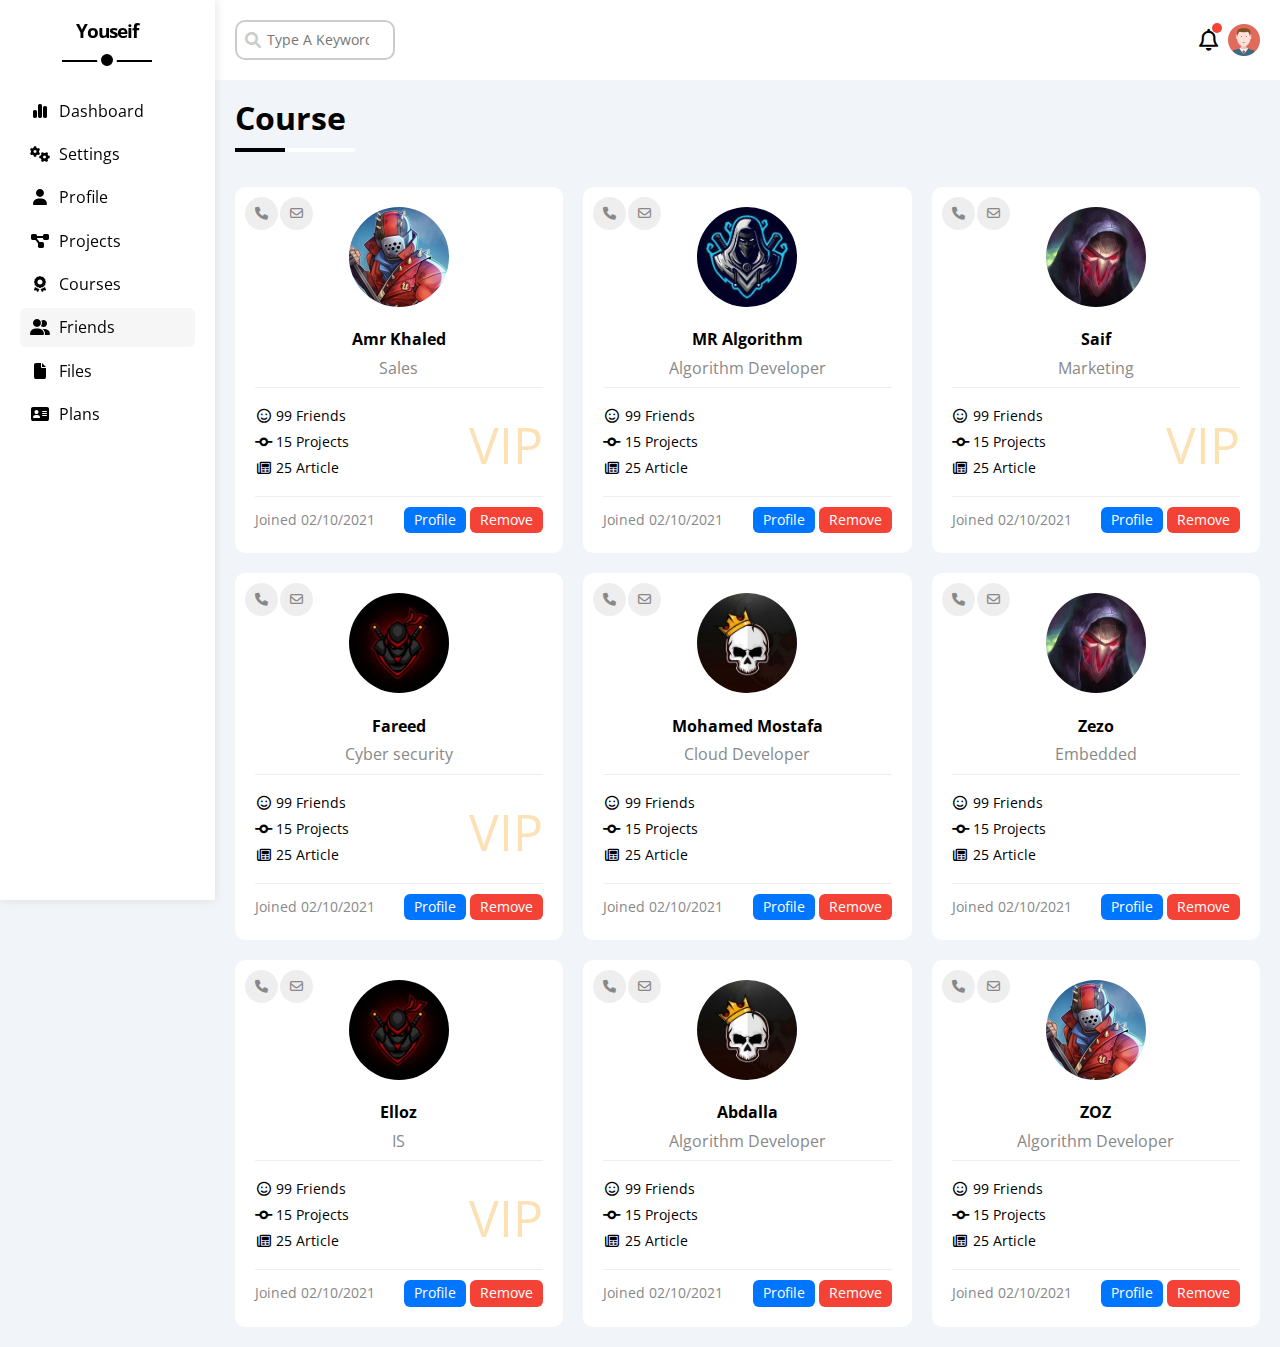
<file: friends.html>
<!DOCTYPE html>
<html lang="en">

<head>
    <meta charset="UTF-8">
    <meta name="viewport" content="width=device-width, initial-scale=1.0">
    <title>Friends</title>
    <!-- reset file -->
    <link rel="stylesheet" href="css/normaliz.css">
    <!-- web fonts file -->
    <link rel="stylesheet" href="css/all.min.css">
    <!-- CSS file -->
    <link rel="stylesheet" href="css/main.css">
    <!-- frmework -->
    <link rel="stylesheet" href="css/myfamework.css">
    <!-- google font -->
    <link href="https://fonts.googleapis.com/css2?family=Open+Sans:ital,wght@0,300..800;1,300..800&display=swap"
        rel="stylesheet">
</head>

<body>
    <div class="main d-flex">
        <div class="side p-20 bg-white shadow-ddd">
            <h3 class=" txt-c p-r mt-0 l-space--1">Youseif</h3>
            <ul>
                <li>
                    <a href="index.html" class=" p-10 w-100 d-block c-black r-6 ">
                        <i class="fa-solid fa-chart-simple fa-fw"></i>
                        <span class="hide-mob">Dashboard</span class="hide-mob">
                    </a>
                </li>
                <li>
                    <a href="settings.html" class="  p-10 w-100 d-block c-black r-6 ">
                        <i class="fa-solid fa-gears fa-fw"></i>
                        <span class="hide-mob">Settings</span class="hide-mob">
                    </a>
                </li>
                <li>
                    <a href="profile.html" class=" p-10 w-100 d-block c-black r-6 ">
                        <i class="fa-solid fa-user fa-fw"></i>
                        <span class="hide-mob">Profile</span class="hide-mob">
                    </a>
                </li>
                <li>
                    <a href="projects.html" class=" p-10 w-100 d-block c-black r-6 ">
                        <i class="fa-solid fa-diagram-project fa-fw"></i>
                        <span class="hide-mob">Projects</span class="hide-mob">
                    </a>
                </li>
                <li>
                    <a href="courses.html" class=" p-10 w-100 d-block c-black r-6 ">
                        <i class="fa-solid fa-award fa-fw"></i>
                        <span class="hide-mob">Courses</span class="hide-mob">
                    </a>
                </li>
                <li>
                    <a href="friends.html" class="active p-10 w-100 d-block c-black r-6 ">
                        <i class="fa-solid fa-user-group fa-fw"></i>
                        <span class="hide-mob">Friends</span class="hide-mob">
                    </a>
                </li>
                <li>
                    <a href="files.html " class="p-10 w-100 d-block c-black r-6 ">
                        <i class="fa-solid fa-file fa-fw"></i>
                        <span class="hide-mob">Files</span class="hide-mob">
                    </a>
                </li>
                <li>
                    <a href="plans.html" class="p-10 w-100 d-block c-black r-6 ">
                        <i class="fa-solid fa-address-card fa-fw"></i>
                        <span class="hide-mob">Plans</span class="hide-mob">
                    </a>
                </li>
            </ul>
        </div>
        <div class="content w-full over-hidden">
            <div class="header d-flex j-bet bg-white p-20 alit-center p-10-mob">
                <div class="search p-r h-fit">
                    <input class="p-10 r-10 bor-2-gray" type="search" name="search" placeholder="Type A Keyword">
                </div>
                <div class="noti-pic d-flex ali-center f-wrap flex-coulmn-mob alit-center">
                    <div class="p-r "><i class="fa-regular fa-bell"></i></div>
                    <img src="images/avatar.png" alt="">
                </div>
            </div>
            <div class="main-cont p-20 p-10-mob">
                <h1 class="p-r">Course</h1>
                <div class="friends grid-300 p-r mt-20">
                    <div class="friend bg-white p-20 r-10 p-r">
                        <i class="fa-solid fa-phone p-10 bg-eee f-13 c-grey r-half pointer p-a"></i>
                        <i class="fa-regular fa-envelope p-10 bg-eee f-13 c-grey r-half pointer p-a"></i>
                        <div class="txt-c borb-1-EEE">
                            <img src="images/friend-01.jpg" class="r-half" alt="">
                            <h4 class="mb-10 mt-20">Amr Khaled</h4>
                            <p class="m-0 c-grey mb-10">Sales</p>
                        </div>
                        <div class="pt-20 pb-20 borb-1-EEE p-r">
                            <div class=" f-14">
                                <i class="fa-regular fa-face-smile fa-fw"></i>
                                <span>99 Friends</span>
                            </div>
                            <div class="mt-10 f-14">
                                <i class="fa-solid fa-code-commit fa-fw"></i>
                                <span>15 Projects</span>
                            </div>
                            <div class="mt-10 f-14">
                                <i class="fa-regular fa-newspaper fa-fw"></i>
                                <span>25 Article</span>
                            </div>
                            <span class=" vip p-a">VIP</span>
                        </div>
                        <div class="d-flex j-bet f-14 pt-10 alit-center">
                            <span class="c-grey">Joined 02/10/2021 </span>
                            <div>
                                <a href="#" class="blue-btn mb-5-mob">Profile</a>
                                <a href="#" class="red-btn ">Remove</a>
                            </div>
                        </div>
                    </div>
                    <div class="friend bg-white p-20 r-10 p-r">
                        <i class="fa-solid fa-phone p-10 bg-eee f-13 c-grey r-half pointer p-a"></i>
                        <i class="fa-regular fa-envelope p-10 bg-eee f-13 c-grey r-half pointer p-a"></i>
                        <div class="txt-c borb-1-EEE">
                            <img src="images/friend-02.jpg" class="r-half" alt="">
                            <h4 class="mb-10 mt-20">MR Algorithm</h4>
                            <p class="m-0 c-grey mb-10">Algorithm Developer </p>
                        </div>
                        <div class="pt-20 pb-20 borb-1-EEE p-r">
                            <div class=" f-14">
                                <i class="fa-regular fa-face-smile fa-fw"></i>
                                <span>99 Friends</span>
                            </div>
                            <div class="mt-10 f-14">
                                <i class="fa-solid fa-code-commit fa-fw"></i>
                                <span>15 Projects</span>
                            </div>
                            <div class="mt-10 f-14">
                                <i class="fa-regular fa-newspaper fa-fw"></i>
                                <span>25 Article</span>
                            </div>
                        </div>
                        <div class="d-flex j-bet f-14 pt-10 alit-center">
                            <span class="c-grey">Joined 02/10/2021 </span>
                            <div>
                                <a href="#" class="blue-btn mb-5-mob">Profile</a>
                                <a href="#" class="red-btn ">Remove</a>
                            </div>
                        </div>
                    </div>
                    <div class="friend bg-white p-20 r-10 p-r">
                        <i class="fa-solid fa-phone p-10 bg-eee f-13 c-grey r-half pointer p-a"></i>
                        <i class="fa-regular fa-envelope p-10 bg-eee f-13 c-grey r-half pointer p-a"></i>
                        <div class="txt-c borb-1-EEE">
                            <img src="images/friend-03.jpg" class="r-half" alt="">
                            <h4 class="mb-10 mt-20">Saif</h4>
                            <p class="m-0 c-grey mb-10">Marketing</p>
                        </div>
                        <div class="pt-20 pb-20 borb-1-EEE p-r">
                            <div class=" f-14">
                                <i class="fa-regular fa-face-smile fa-fw"></i>
                                <span>99 Friends</span>
                            </div>
                            <div class="mt-10 f-14">
                                <i class="fa-solid fa-code-commit fa-fw"></i>
                                <span>15 Projects</span>
                            </div>
                            <div class="mt-10 f-14">
                                <i class="fa-regular fa-newspaper fa-fw"></i>
                                <span>25 Article</span>
                            </div>
                            <span class=" vip p-a">VIP</span>
                        </div>
                        <div class="d-flex j-bet f-14 pt-10 alit-center">
                            <span class="c-grey">Joined 02/10/2021 </span>
                            <div>
                                <a href="#" class="blue-btn mb-5-mob">Profile</a>
                                <a href="#" class="red-btn ">Remove</a>
                            </div>
                        </div>
                    </div>
                    <div class="friend bg-white p-20 r-10 p-r">
                        <i class="fa-solid fa-phone p-10 bg-eee f-13 c-grey r-half pointer p-a"></i>
                        <i class="fa-regular fa-envelope p-10 bg-eee f-13 c-grey r-half pointer p-a"></i>
                        <div class="txt-c borb-1-EEE">
                            <img src="images/friend-04.jpg" class="r-half" alt="">
                            <h4 class="mb-10 mt-20">Fareed</h4>
                            <p class="m-0 c-grey mb-10">Cyber security</p>
                        </div>
                        <div class="pt-20 pb-20 borb-1-EEE p-r">
                            <div class=" f-14">
                                <i class="fa-regular fa-face-smile fa-fw"></i>
                                <span>99 Friends</span>
                            </div>
                            <div class="mt-10 f-14">
                                <i class="fa-solid fa-code-commit fa-fw"></i>
                                <span>15 Projects</span>
                            </div>
                            <div class="mt-10 f-14">
                                <i class="fa-regular fa-newspaper fa-fw"></i>
                                <span>25 Article</span>
                            </div>
                            <span class=" vip p-a">VIP</span>
                        </div>
                        <div class="d-flex j-bet f-14 pt-10 alit-center">
                            <span class="c-grey">Joined 02/10/2021 </span>
                            <div>
                                <a href="#" class="blue-btn mb-5-mob">Profile</a>
                                <a href="#" class="red-btn ">Remove</a>
                            </div>
                        </div>
                    </div>
                    <div class="friend bg-white p-20 r-10 p-r">
                        <i class="fa-solid fa-phone p-10 bg-eee f-13 c-grey r-half pointer p-a"></i>
                        <i class="fa-regular fa-envelope p-10 bg-eee f-13 c-grey r-half pointer p-a"></i>
                        <div class="txt-c borb-1-EEE">
                            <img src="images/friend-05.jpg" class="r-half" alt="">
                            <h4 class="mb-10 mt-20">Mohamed Mostafa</h4>
                            <p class="m-0 c-grey mb-10">Cloud Developer</p>
                        </div>
                        <div class="pt-20 pb-20 borb-1-EEE p-r">
                            <div class=" f-14">
                                <i class="fa-regular fa-face-smile fa-fw"></i>
                                <span>99 Friends</span>
                            </div>
                            <div class="mt-10 f-14">
                                <i class="fa-solid fa-code-commit fa-fw"></i>
                                <span>15 Projects</span>
                            </div>
                            <div class="mt-10 f-14">
                                <i class="fa-regular fa-newspaper fa-fw"></i>
                                <span>25 Article</span>
                            </div>
                        </div>
                        <div class="d-flex j-bet f-14 pt-10 alit-center">
                            <span class="c-grey">Joined 02/10/2021 </span>
                            <div>
                                <a href="#" class="blue-btn mb-5-mob">Profile</a>
                                <a href="#" class="red-btn ">Remove</a>
                            </div>
                        </div>
                    </div>
                    <div class="friend bg-white p-20 r-10 p-r">
                        <i class="fa-solid fa-phone p-10 bg-eee f-13 c-grey r-half pointer p-a"></i>
                        <i class="fa-regular fa-envelope p-10 bg-eee f-13 c-grey r-half pointer p-a"></i>
                        <div class="txt-c borb-1-EEE">
                            <img src="images/friend-03.jpg" class="r-half" alt="">
                            <h4 class="mb-10 mt-20">Zezo</h4>
                            <p class="m-0 c-grey mb-10">Embedded</p>
                        </div>
                        <div class="pt-20 pb-20 borb-1-EEE p-r">
                            <div class=" f-14">
                                <i class="fa-regular fa-face-smile fa-fw"></i>
                                <span>99 Friends</span>
                            </div>
                            <div class="mt-10 f-14">
                                <i class="fa-solid fa-code-commit fa-fw"></i>
                                <span>15 Projects</span>
                            </div>
                            <div class="mt-10 f-14">
                                <i class="fa-regular fa-newspaper fa-fw"></i>
                                <span>25 Article</span>
                            </div>
                        </div>
                        <div class="d-flex j-bet f-14 pt-10 alit-center">
                            <span class="c-grey">Joined 02/10/2021 </span>
                            <div>
                                <a href="#" class="blue-btn mb-5-mob">Profile</a>
                                <a href="#" class="red-btn ">Remove</a>
                            </div>
                        </div>
                    </div>
                    <div class="friend bg-white p-20 r-10 p-r">
                        <i class="fa-solid fa-phone p-10 bg-eee f-13 c-grey r-half pointer p-a"></i>
                        <i class="fa-regular fa-envelope p-10 bg-eee f-13 c-grey r-half pointer p-a"></i>
                        <div class="txt-c borb-1-EEE">
                            <img src="images/friend-04.jpg" class="r-half" alt="">
                            <h4 class="mb-10 mt-20">Elloz</h4>
                            <p class="m-0 c-grey mb-10">IS</p>
                        </div>
                        <div class="pt-20 pb-20 borb-1-EEE p-r">
                            <div class=" f-14">
                                <i class="fa-regular fa-face-smile fa-fw"></i>
                                <span>99 Friends</span>
                            </div>
                            <div class="mt-10 f-14">
                                <i class="fa-solid fa-code-commit fa-fw"></i>
                                <span>15 Projects</span>
                            </div>
                            <div class="mt-10 f-14">
                                <i class="fa-regular fa-newspaper fa-fw"></i>
                                <span>25 Article</span>
                            </div>
                            <span class=" vip p-a">VIP</span>
                        </div>
                        <div class="d-flex j-bet f-14 pt-10 alit-center">
                            <span class="c-grey">Joined 02/10/2021 </span>
                            <div>
                                <a href="#" class="blue-btn mb-5-mob">Profile</a>
                                <a href="#" class="red-btn ">Remove</a>
                            </div>
                        </div>
                    </div>
                    <div class="friend bg-white p-20 r-10 p-r">
                        <i class="fa-solid fa-phone p-10 bg-eee f-13 c-grey r-half pointer p-a"></i>
                        <i class="fa-regular fa-envelope p-10 bg-eee f-13 c-grey r-half pointer p-a"></i>
                        <div class="txt-c borb-1-EEE">
                            <img src="images/friend-05.jpg" class="r-half" alt="">
                            <h4 class="mb-10 mt-20">Abdalla</h4>
                            <p class="m-0 c-grey mb-10">Algorithm Developer

                            </p>
                        </div>
                        <div class="pt-20 pb-20 borb-1-EEE p-r">
                            <div class=" f-14">
                                <i class="fa-regular fa-face-smile fa-fw"></i>
                                <span>99 Friends</span>
                            </div>
                            <div class="mt-10 f-14">
                                <i class="fa-solid fa-code-commit fa-fw"></i>
                                <span>15 Projects</span>
                            </div>
                            <div class="mt-10 f-14">
                                <i class="fa-regular fa-newspaper fa-fw"></i>
                                <span>25 Article</span>
                            </div>
                        </div>
                        <div class="d-flex j-bet f-14 pt-10 alit-center">
                            <span class="c-grey">Joined 02/10/2021 </span>
                            <div>
                                <a href="#" class="blue-btn mb-5-mob">Profile</a>
                                <a href="#" class="red-btn ">Remove</a>
                            </div>
                        </div>
                    </div>
                    <div class="friend bg-white p-20 r-10 p-r">
                        <i class="fa-solid fa-phone p-10 bg-eee f-13 c-grey r-half pointer p-a"></i>
                        <i class="fa-regular fa-envelope p-10 bg-eee f-13 c-grey r-half pointer p-a"></i>
                        <div class="txt-c borb-1-EEE">
                            <img src="images/friend-01.jpg" class="r-half" alt="">
                            <h4 class="mb-10 mt-20">ZOZ</h4>
                            <p class="m-0 c-grey mb-10">Algorithm Developer</p>
                        </div>
                        <div class="pt-20 pb-20 borb-1-EEE p-r">
                            <div class=" f-14">
                                <i class="fa-regular fa-face-smile fa-fw"></i>
                                <span>99 Friends</span>
                            </div>
                            <div class="mt-10 f-14">
                                <i class="fa-solid fa-code-commit fa-fw"></i>
                                <span>15 Projects</span>
                            </div>
                            <div class="mt-10 f-14">
                                <i class="fa-regular fa-newspaper fa-fw"></i>
                                <span>25 Article</span>
                            </div>
                        </div>
                        <div class="d-flex j-bet f-14 pt-10 alit-center">
                            <span class="c-grey">Joined 02/10/2021 </span>
                            <div>
                                <a href="#" class="blue-btn mb-5-mob">Profile</a>
                                <a href="#" class="red-btn ">Remove</a>
                            </div>
                        </div>
                    </div>
                </div>
            </div>
        </div>
</body>

</html>
</file>
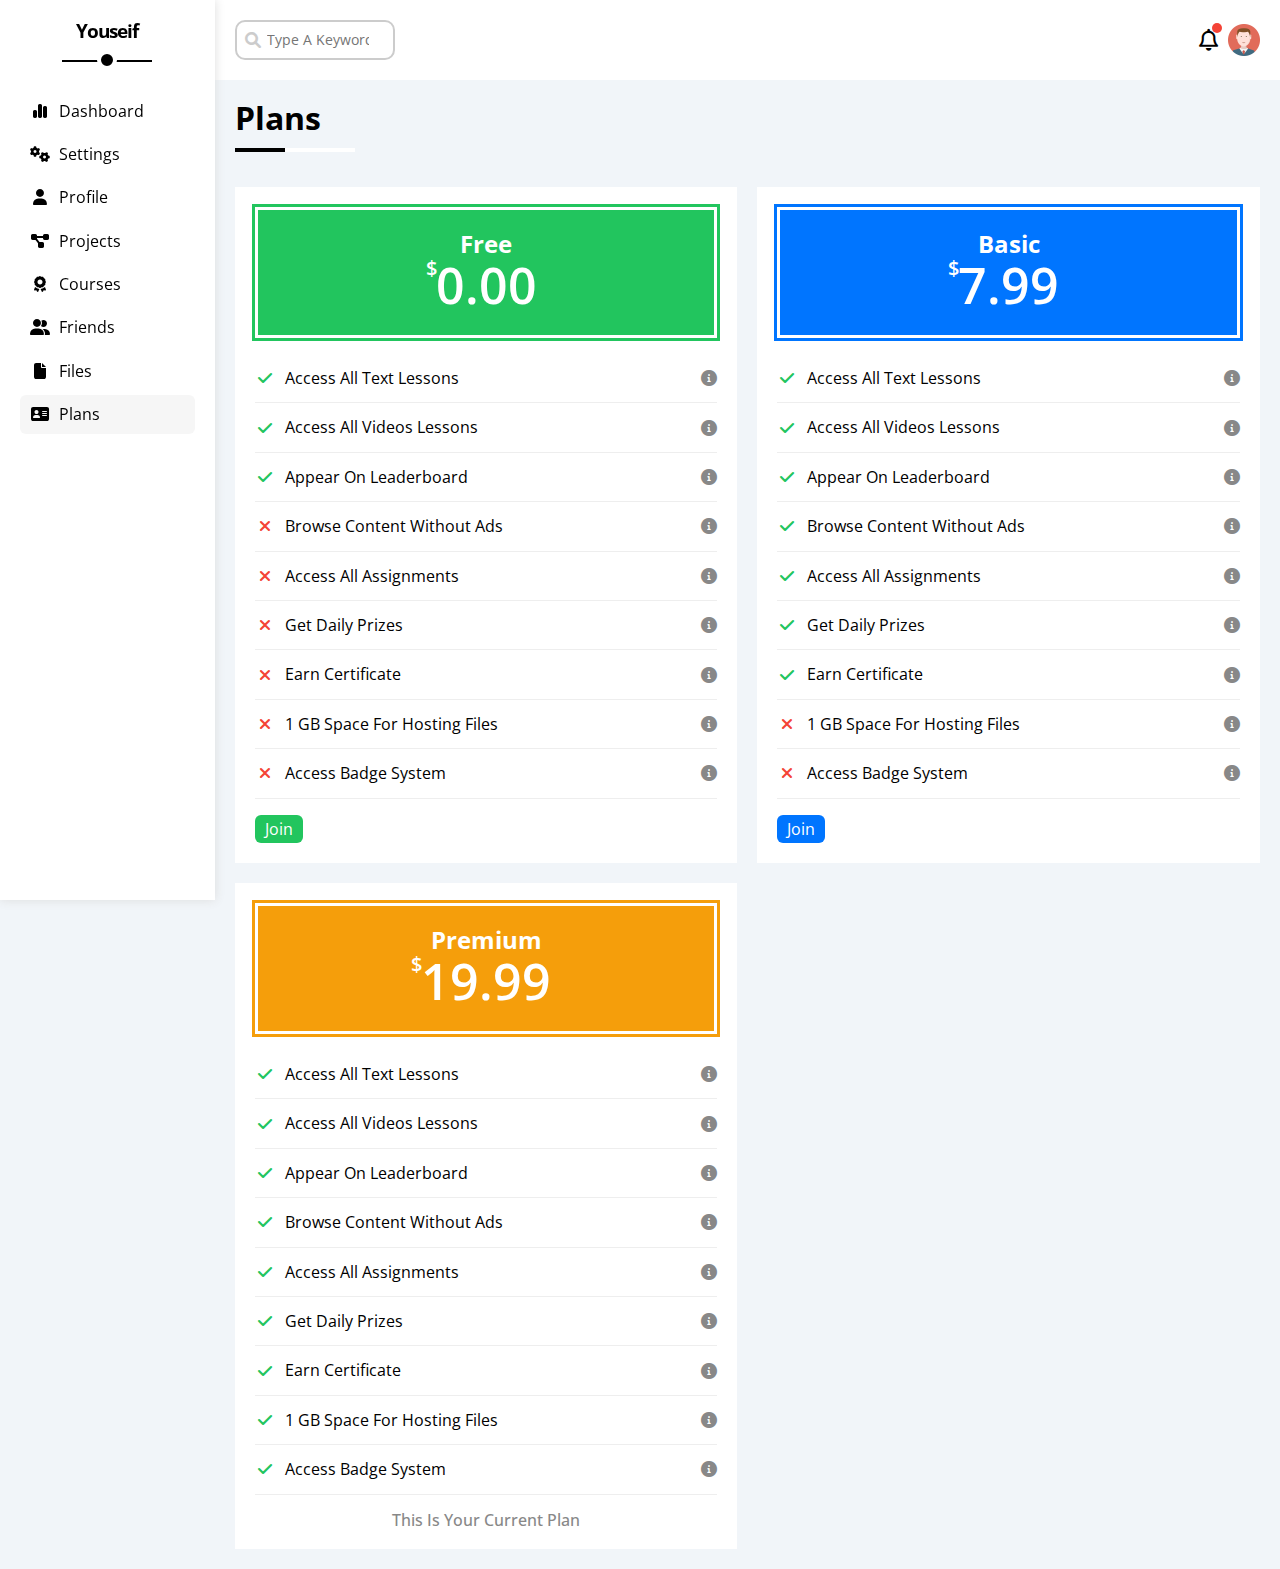
<file: plans.html>
<!DOCTYPE html>
<html lang="en">

<head>
    <meta charset="UTF-8">
    <meta name="viewport" content="width=device-width, initial-scale=1.0">
    <title>Plans</title>
    <!-- reset file -->
    <link rel="stylesheet" href="css/normaliz.css">
    <!-- web fonts file -->
    <link rel="stylesheet" href="css/all.min.css">
    <!-- CSS file -->
    <link rel="stylesheet" href="css/main.css">
    <!-- frmework -->
    <link rel="stylesheet" href="css/myfamework.css">
    <!-- google font -->
    <link href="https://fonts.googleapis.com/css2?family=Open+Sans:ital,wght@0,300..800;1,300..800&display=swap"
        rel="stylesheet">
</head>

<body>
    <div class="main d-flex">
        <div class="side p-20 bg-white shadow-ddd">
            <h3 class=" txt-c p-r mt-0 l-space--1">Youseif</h3>
            <ul>
                <li>
                    <a href="index.html" class=" p-10 w-100 d-block c-black r-6 ">
                        <i class="fa-solid fa-chart-simple fa-fw"></i>
                        <span class="hide-mob">Dashboard</span class="hide-mob">
                    </a>
                </li>
                <li>
                    <a href="settings.html" class="  p-10 w-100 d-block c-black r-6 ">
                        <i class="fa-solid fa-gears fa-fw"></i>
                        <span class="hide-mob">Settings</span class="hide-mob">
                    </a>
                </li>
                <li>
                    <a href="profile.html" class=" p-10 w-100 d-block c-black r-6 ">
                        <i class="fa-solid fa-user fa-fw"></i>
                        <span class="hide-mob">Profile</span class="hide-mob">
                    </a>
                </li>
                <li>
                    <a href="projects.html" class=" p-10 w-100 d-block c-black r-6 ">
                        <i class="fa-solid fa-diagram-project fa-fw"></i>
                        <span class="hide-mob">Projects</span class="hide-mob">
                    </a>
                </li>
                <li>
                    <a href="courses.html" class="  p-10 w-100 d-block c-black r-6 ">
                        <i class="fa-solid fa-award fa-fw"></i>
                        <span class="hide-mob">Courses</span class="hide-mob">
                    </a>
                </li>
                <li>
                    <a href="friends.html" class="p-10 w-100 d-block c-black r-6 ">
                        <i class="fa-solid fa-user-group fa-fw"></i>
                        <span class="hide-mob">Friends</span class="hide-mob">
                    </a>
                </li>
                <li>
                    <a href="files.html " class="p-10 w-100 d-block c-black r-6 ">
                        <i class="fa-solid fa-file fa-fw"></i>
                        <span class="hide-mob">Files</span class="hide-mob">
                    </a>
                </li>
                <li>
                    <a href="plans.html" class="active p-10 w-100 d-block c-black r-6 ">
                        <i class="fa-solid fa-address-card fa-fw"></i>
                        <span class="hide-mob">Plans</span class="hide-mob">
                    </a>
                </li>
            </ul>
        </div>
        <div class="content w-full over-hidden">
            <div class="header d-flex j-bet bg-white p-20 alit-center p-10-mob">
                <div class="search p-r h-fit">
                    <input class="p-10 r-10 bor-2-gray" type="search" name="search" placeholder="Type A Keyword">
                </div>
                <div class="noti-pic d-flex ali-center f-wrap flex-coulmn-mob alit-center">
                    <div class="p-r "><i class="fa-regular fa-bell"></i></div>
                    <img src="images/avatar.png" alt="">
                </div>
            </div>
            <div class="main-cont p-20 p-10-mob">
                <h1 class="p-r">Plans</h1>
                <div class="plans grid-2 p-r mt-20">
                    <div class="plan bg-white p-20">
                        <div class="num txt-c c-white bg-green p-20">
                            <h2>Free</h2>
                            <div class="p-r w-fit m-auto">
                                <span class="p-a f-20">$</span>
                                0.00
                            </div>
                        </div>
                        <ul>
                            <li class=" d-flex alit-center pt-15 pb-15 borb-1-EEE">
                                <i class="fa-solid fa-check fa-fw  "></i>
                                <span class="flex-baisi-1 ml-10">Access All Text Lessons</span>
                                <i class="fa-solid fa-circle-info c-grey help"></i>
                            </li>
                            <li class=" d-flex alit-center pt-15 pb-15 borb-1-EEE">
                                <i class="fa-solid fa-check fa-fw  "></i>
                                <span class="flex-baisi-1 ml-10">Access All Videos Lessons</span>
                                <i class="fa-solid fa-circle-info c-grey help"></i>
                            </li>
                            <li class=" d-flex alit-center pt-15 pb-15 borb-1-EEE">
                                <i class="fa-solid fa-check fa-fw  "></i>
                                <span class="flex-baisi-1 ml-10">Appear On Leaderboard</span>
                                <i class="fa-solid fa-circle-info c-grey help"></i>
                            </li>
                            <li class=" d-flex alit-center pt-15 pb-15 borb-1-EEE">
                                <i class="fa-solid fa-xmark fa-fw"></i>
                                <span class="flex-baisi-1 ml-10">Browse Content Without Ads</span>
                                <i class="fa-solid fa-circle-info c-grey help"></i>
                            </li>
                            <li class=" d-flex alit-center pt-15 pb-15 borb-1-EEE">
                                <i class="fa-solid fa-xmark fa-fw"></i>
                                <span class="flex-baisi-1 ml-10">Access All Assignments</span>
                                <i class="fa-solid fa-circle-info c-grey help"></i>
                            </li>
                            <li class=" d-flex alit-center pt-15 pb-15 borb-1-EEE">
                                <i class="fa-solid fa-xmark fa-fw"></i>
                                <span class="flex-baisi-1 ml-10">Get Daily Prizes</span>
                                <i class="fa-solid fa-circle-info c-grey help"></i>
                            </li>
                            <li class=" d-flex alit-center pt-15 pb-15 borb-1-EEE">
                                <i class="fa-solid fa-xmark fa-fw"></i>
                                <span class="flex-baisi-1 ml-10">Earn Certificate</span>
                                <i class="fa-solid fa-circle-info c-grey help"></i>
                            </li>
                            <li class=" d-flex alit-center pt-15 pb-15 borb-1-EEE">
                                <i class="fa-solid fa-xmark fa-fw"></i>
                                <span class="flex-baisi-1 ml-10">1 GB Space For Hosting Files</span>
                                <i class="fa-solid fa-circle-info c-grey help"></i>
                            </li>
                            <li class=" d-flex alit-center pt-15 pb-15 borb-1-EEE">
                                <i class="fa-solid fa-xmark fa-fw"></i>
                                <span class="flex-baisi-1 ml-10">Access Badge System</span>
                                <i class="fa-solid fa-circle-info c-grey help"></i>
                            </li>
                        </ul>
                        <a href="#" class="green-btn">Join</a>
                    </div>
                    <div class="plan bg-white p-20">
                        <div class="num txt-c c-white bg-blue p-20">
                            <h2>Basic</h2>
                            <div class="p-r w-fit m-auto">
                                <span class="p-a f-20">$</span>
                                7.99
                            </div>
                        </div>
                        <ul>
                            <li class=" d-flex alit-center pt-15 pb-15 borb-1-EEE">
                                <i class="fa-solid fa-check fa-fw  "></i>
                                <span class="flex-baisi-1 ml-10">Access All Text Lessons</span>
                                <i class="fa-solid fa-circle-info c-grey help"></i>
                            </li>
                            <li class=" d-flex alit-center pt-15 pb-15 borb-1-EEE">
                                <i class="fa-solid fa-check fa-fw  "></i>
                                <span class="flex-baisi-1 ml-10">Access All Videos Lessons</span>
                                <i class="fa-solid fa-circle-info c-grey help"></i>
                            </li>
                            <li class=" d-flex alit-center pt-15 pb-15 borb-1-EEE">
                                <i class="fa-solid fa-check fa-fw  "></i>
                                <span class="flex-baisi-1 ml-10">Appear On Leaderboard</span>
                                <i class="fa-solid fa-circle-info c-grey help"></i>
                            </li>
                            <li class=" d-flex alit-center pt-15 pb-15 borb-1-EEE">
                                <i class="fa-solid fa-check fa-fw"></i>
                                <span class="flex-baisi-1 ml-10">Browse Content Without Ads</span>
                                <i class="fa-solid fa-circle-info c-grey help"></i>
                            </li>
                            <li class=" d-flex alit-center pt-15 pb-15 borb-1-EEE">
                                <i class="fa-solid fa-check fa-fw"></i>
                                <span class="flex-baisi-1 ml-10">Access All Assignments</span>
                                <i class="fa-solid fa-circle-info c-grey help"></i>
                            </li>
                            <li class=" d-flex alit-center pt-15 pb-15 borb-1-EEE">
                                <i class="fa-solid fa-check fa-fw"></i>
                                <span class="flex-baisi-1 ml-10">Get Daily Prizes</span>
                                <i class="fa-solid fa-circle-info c-grey help"></i>
                            </li>
                            <li class=" d-flex alit-center pt-15 pb-15 borb-1-EEE">
                                <i class="fa-solid fa-check fa-fw"></i>
                                <span class="flex-baisi-1 ml-10">Earn Certificate</span>
                                <i class="fa-solid fa-circle-info c-grey help"></i>
                            </li>
                            <li class=" d-flex alit-center pt-15 pb-15 borb-1-EEE">
                                <i class="fa-solid fa-xmark fa-fw"></i>
                                <span class="flex-baisi-1 ml-10">1 GB Space For Hosting Files</span>
                                <i class="fa-solid fa-circle-info c-grey help"></i>
                            </li>
                            <li class=" d-flex alit-center pt-15 pb-15 borb-1-EEE">
                                <i class="fa-solid fa-xmark fa-fw"></i>
                                <span class="flex-baisi-1 ml-10">Access Badge System</span>
                                <i class="fa-solid fa-circle-info c-grey help"></i>
                            </li>
                        </ul>
                        <a href="#" class="blue-btn">Join</a>
                    </div>
                    <div class="plan bg-white p-20">
                        <div class="num txt-c c-white bg-orange p-20">
                            <h2>Premium</h2>
                            <div class="p-r w-fit m-auto">
                                <span class="p-a f-20">$</span>
                                19.99
                            </div>
                        </div>
                        <ul>
                            <li class=" d-flex alit-center pt-15 pb-15 borb-1-EEE">
                                <i class="fa-solid fa-check fa-fw  "></i>
                                <span class="flex-baisi-1 ml-10">Access All Text Lessons</span>
                                <i class="fa-solid fa-circle-info c-grey help"></i>
                            </li>
                            <li class=" d-flex alit-center pt-15 pb-15 borb-1-EEE">
                                <i class="fa-solid fa-check fa-fw  "></i>
                                <span class="flex-baisi-1 ml-10">Access All Videos Lessons</span>
                                <i class="fa-solid fa-circle-info c-grey help"></i>
                            </li>
                            <li class=" d-flex alit-center pt-15 pb-15 borb-1-EEE">
                                <i class="fa-solid fa-check fa-fw  "></i>
                                <span class="flex-baisi-1 ml-10">Appear On Leaderboard</span>
                                <i class="fa-solid fa-circle-info c-grey help"></i>
                            </li>
                            <li class=" d-flex alit-center pt-15 pb-15 borb-1-EEE">
                                <i class="fa-solid fa-check fa-fw"></i>
                                <span class="flex-baisi-1 ml-10">Browse Content Without Ads</span>
                                <i class="fa-solid fa-circle-info c-grey help"></i>
                            </li>
                            <li class=" d-flex alit-center pt-15 pb-15 borb-1-EEE">
                                <i class="fa-solid fa-check fa-fw"></i>
                                <span class="flex-baisi-1 ml-10">Access All Assignments</span>
                                <i class="fa-solid fa-circle-info c-grey help"></i>
                            </li>
                            <li class=" d-flex alit-center pt-15 pb-15 borb-1-EEE">
                                <i class="fa-solid fa-check fa-fw"></i>
                                <span class="flex-baisi-1 ml-10">Get Daily Prizes</span>
                                <i class="fa-solid fa-circle-info c-grey help"></i>
                            </li>
                            <li class=" d-flex alit-center pt-15 pb-15 borb-1-EEE">
                                <i class="fa-solid fa-check fa-fw"></i>
                                <span class="flex-baisi-1 ml-10">Earn Certificate</span>
                                <i class="fa-solid fa-circle-info c-grey help"></i>
                            </li>
                            <li class=" d-flex alit-center pt-15 pb-15 borb-1-EEE">
                                <i class="fa-solid fa-check fa-fw"></i>
                                <span class="flex-baisi-1 ml-10">1 GB Space For Hosting Files</span>
                                <i class="fa-solid fa-circle-info c-grey help"></i>
                            </li>
                            <li class=" d-flex alit-center pt-15 pb-15 borb-1-EEE">
                                <i class="fa-solid fa-check fa-fw"></i>
                                <span class="flex-baisi-1 ml-10">Access Badge System</span>
                                <i class="fa-solid fa-circle-info c-grey help"></i>
                            </li>
                        </ul>
                        <p class="c-grey m-0 f-w-500 txt-c">This Is Your Current Plan</p>
                    </div>
                </div>
            </div>
        </div>
</body>

</html>
</file>
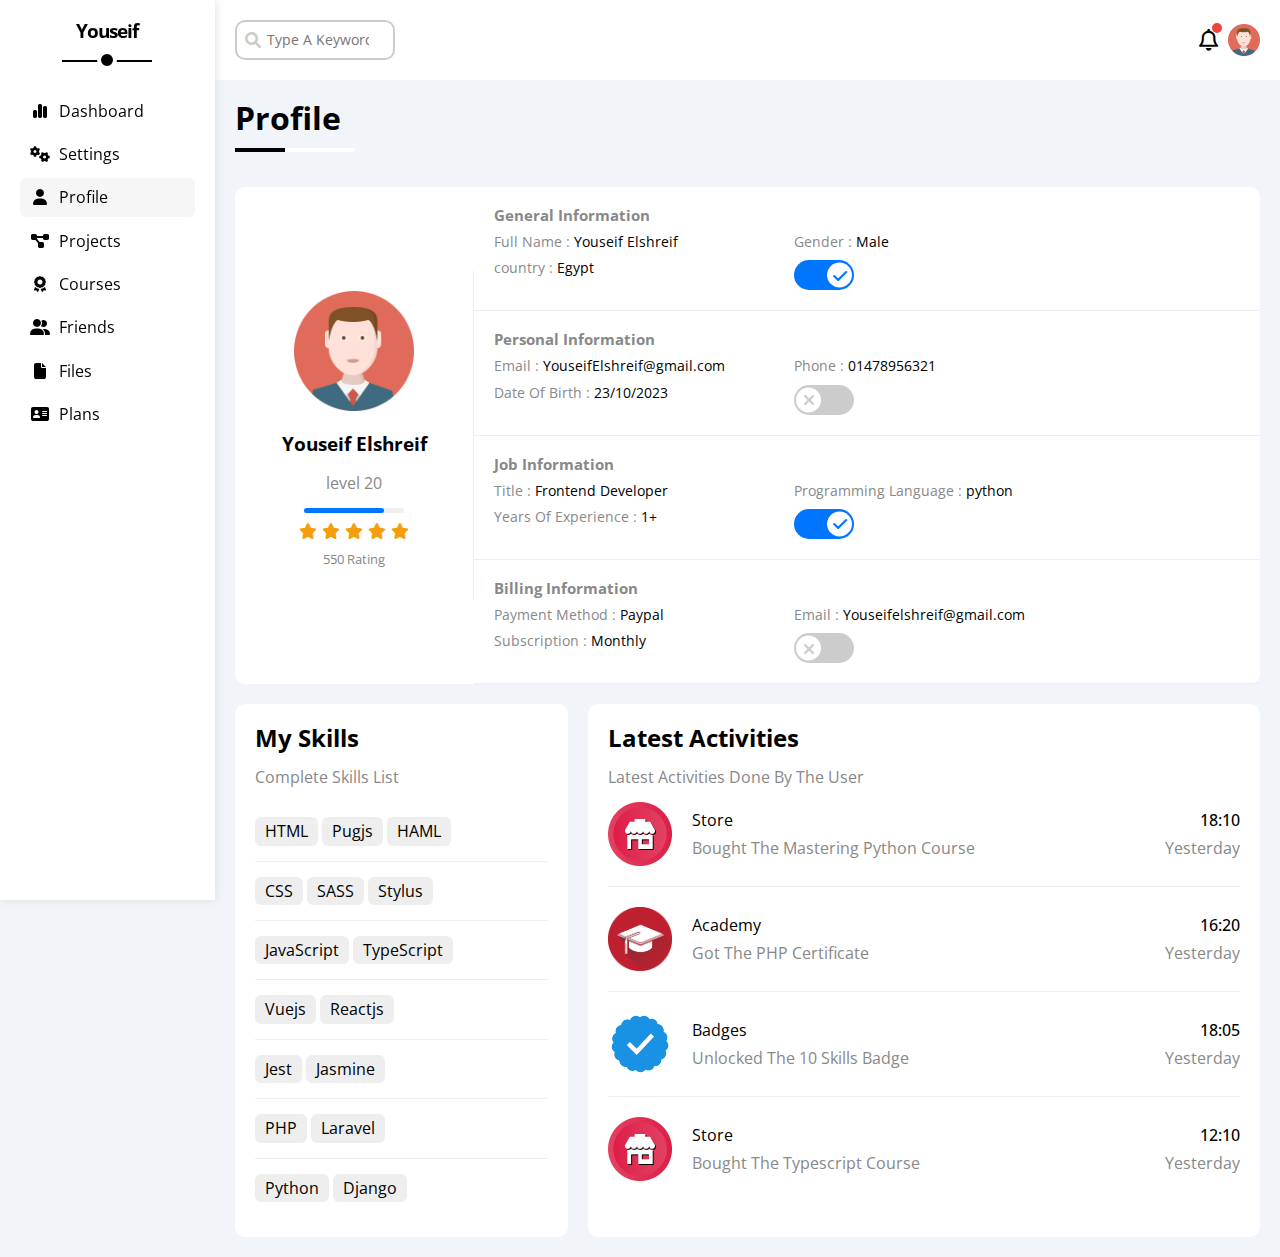
<file: profile.html>
<!DOCTYPE html>
<html lang="en">

<head>
    <meta charset="UTF-8">
    <meta name="viewport" content="width=device-width, initial-scale=1.0">
    <title>Profile</title>
    <!-- reset file -->
    <link rel="stylesheet" href="css/normaliz.css">
    <!-- web fonts file -->
    <link rel="stylesheet" href="css/all.min.css">
    <!-- CSS file -->
    <link rel="stylesheet" href="css/main.css">
    <!-- frmework -->
    <link rel="stylesheet" href="css/myfamework.css">
    <!-- google font -->
    <link href="https://fonts.googleapis.com/css2?family=Open+Sans:ital,wght@0,300..800;1,300..800&display=swap"
        rel="stylesheet">
</head>

<body>
    <div class="main d-flex">
        <div class="side p-20 bg-white shadow-ddd">
            <h3 class=" txt-c p-r mt-0 l-space--1">Youseif</h3>
            <ul>
                <li>
                    <a href="index.html" class=" p-10 w-100 d-block c-black r-6 ">
                        <i class="fa-solid fa-chart-simple fa-fw"></i>
                        <span class="hide-mob">Dashboard</span class="hide-mob">
                    </a>
                </li>
                <li>
                    <a href="settings.html" class="  p-10 w-100 d-block c-black r-6 ">
                        <i class="fa-solid fa-gears fa-fw"></i>
                        <span class="hide-mob">Settings</span class="hide-mob">
                    </a>
                </li>
                <li>
                    <a href="profile.html" class=" active p-10 w-100 d-block c-black r-6 ">
                        <i class="fa-solid fa-user fa-fw"></i>
                        <span class="hide-mob">Profile</span class="hide-mob">
                    </a>
                </li>
                <li>
                    <a href="projects.html" class="p-10 w-100 d-block c-black r-6 ">
                        <i class="fa-solid fa-diagram-project fa-fw"></i>
                        <span class="hide-mob">Projects</span class="hide-mob">
                    </a>
                </li>
                <li>
                    <a href="courses.html" class="p-10 w-100 d-block c-black r-6 ">
                        <i class="fa-solid fa-award fa-fw"></i>
                        <span class="hide-mob">Courses</span class="hide-mob">
                    </a>
                </li>
                <li>
                    <a href="friends.html" class="p-10 w-100 d-block c-black r-6 ">
                        <i class="fa-solid fa-user-group fa-fw"></i>
                        <span class="hide-mob">Friends</span class="hide-mob">
                    </a>
                </li>
                <li>
                    <a href="files.html " class="p-10 w-100 d-block c-black r-6 ">
                        <i class="fa-solid fa-file fa-fw"></i>
                        <span class="hide-mob">Files</span class="hide-mob">
                    </a>
                </li>
                <li>
                    <a href="plans.html" class="p-10 w-100 d-block c-black r-6 ">
                        <i class="fa-solid fa-address-card fa-fw"></i>
                        <span class="hide-mob">Plans</span class="hide-mob">
                    </a>
                </li>
            </ul>
        </div>
        <div class="content w-full over-hidden">
            <div class="header d-flex j-bet bg-white p-20 alit-center p-10-mob">
                <div class="search p-r h-fit">
                    <input class="p-10 r-10 bor-2-gray" type="search" name="search" placeholder="Type A Keyword">
                </div>
                <div class="noti-pic d-flex ali-center f-wrap flex-coulmn-mob alit-center">
                    <div class="p-r "><i class="fa-regular fa-bell"></i></div>
                    <img src="images/avatar.png" alt="">
                </div>
            </div>
            <div class="main-cont p-20 p-10-mob">
                <h1 class="p-r">Profile</h1>
                <div class="profile d-flex flex-coulmn-mob r-10 bg-white p-r mt-20 alit-center">
                    <div class="txt-c p-20 c-grey borr-1-EEE h-fit">
                        <img src="images/avatar.png" alt="">
                        <h3 class="c-black">Youseif Elshreif</h3>
                        <p>level 20</p>
                        <div class=" bar p-r w-100 bg-eee">
                            <span class="p-a bg-blue h-full "></span>
                        </div>
                        <div class="raiting d-flex ali-center j-center">
                            <i class="fa-solid fa-star c-orange fs-13"></i>
                            <i class="fa-solid fa-star c-orange fs-13"></i>
                            <i class="fa-solid fa-star c-orange fs-13"></i>
                            <i class="fa-solid fa-star c-orange fs-13"></i>
                            <i class="fa-solid fa-star c-orange fs-13"></i>
                        </div>
                        <p class="f-13 w-100">550 Rating</p>
                    </div>
                    <div class="w-full txt-c-mob">
                        <div class="borb-1-EEE w-full  p-20 d-flex f-wrap ">
                            <h4 class="f-15 c-grey w-full m-0">General Information</h4>
                            <div class="f-14 min-w-300-notmob w-full-mob pt-10 ">
                                <span class="c-grey">Full Name :</span>
                                <span>Youseif Elshreif</span>
                            </div>
                            <div class="f-14 min-w-300-notmob pt-10 w-full-mob">
                                <span class="c-grey">Gender : </span>
                                <span>Male</span>
                            </div>
                            <div class="f-14 min-w-300-notmob pt-10 w-full-mob">
                                <span class="c-grey">country : </span>
                                <span>Egypt</span>
                            </div>
                            <label class="min-w-300-notmob pt-10 w-full-mob">
                                <input class="toggle-check" checked type="checkbox">
                                <div></div>
                            </label>
                        </div>
                        <div class="borb-1-EEE w-full  p-20 d-flex f-wrap">
                            <h4 class="f-15 c-grey w-full m-0">Personal Information</h4>
                            <div class="f-14 min-w-300-notmob w-full-mob pt-10">
                                <span class="c-grey">Email :</span>
                                <span>YouseifElshreif@gmail.com</span>
                            </div>
                            <div class="f-14 min-w-300-notmob w-full-mob pt-10">
                                <span class="c-grey">Phone : </span>
                                <span>01478956321</span>
                            </div>
                            <div class="f-14 min-w-300-notmob w-full-mob pt-10">
                                <span class="c-grey">Date Of Birth : </span>
                                <span>23/10/2023</span>
                            </div>
                            <label class="min-w-300-notmob w-full-mob pt-10">
                                <input class="toggle-check" type="checkbox">
                                <div></div>
                            </label>
                        </div>
                        <div class="borb-1-EEE w-full  p-20 d-flex f-wrap">
                            <h4 class="f-15 c-grey w-full m-0">Job Information</h4>
                            <div class="f-14 min-w-300-notmob w-full-mob pt-10">
                                <span class="c-grey">Title :</span>
                                <span>Frontend Developer</span>
                            </div>
                            <div class="f-14 min-w-300-notmob w-full-mob pt-10">
                                <span class="c-grey">Programming Language : </span>
                                <span>python</span>
                            </div>
                            <div class="f-14 min-w-300-notmob w-full-mob pt-10">
                                <span class="c-grey">Years Of Experience : </span>
                                <span>1+</span>
                            </div>
                            <label class="min-w-300-notmob w-full-mob pt-10">
                                <input class="toggle-check" checked type="checkbox">
                                <div></div>
                            </label>
                        </div>
                        <div class="borb-1-EEE w-full  p-20 d-flex f-wrap">
                            <h4 class="f-15 c-grey w-full m-0">Billing Information</h4>
                            <div class="f-14 min-w-300-notmob w-full-mob pt-10">
                                <span class="c-grey">Payment Method :</span>
                                <span>Paypal</span>
                            </div>
                            <div class="f-14 min-w-300-notmob w-full-mob pt-10">
                                <span class="c-grey">Email : </span>
                                <span>Youseifelshreif@gmail.com</span>
                            </div>
                            <div class="f-14 min-w-300-notmob w-full-mob pt-10">
                                <span class="c-grey">Subscription : </span>
                                <span>Monthly</span>
                            </div>
                            <label class="min-w-300-notmob w-full-mob pt-10">
                                <input class="toggle-check" type="checkbox">
                                <div></div>
                            </label>
                        </div>
                    </div>
                </div>
                <div class="profile2 d-flex flex-coulmn-mob">
                    <div class="r-10 bg-white p-r mt-20 p-20">
                        <h2 class="mb-10 ">My Skills</h2>
                        <p class="c-grey">Complete Skills List</p>
                        <div class="text">
                            <div class="borb-1-EEE pb-15 pt-15 txt-c-mob">
                                <span class="grey-btn">HTML</span>
                                <span class="grey-btn">Pugjs</span>
                                <span class="grey-btn">HAML</span>
                            </div>
                            <div class="borb-1-EEE pb-15 pt-15 txt-c-mob">
                                <span class="grey-btn">CSS</span>
                                <span class="grey-btn">SASS</span>
                                <span class="grey-btn">Stylus</span>
                            </div>
                            <div class="borb-1-EEE pb-15 pt-15 txt-c-mob">
                                <span class="grey-btn">JavaScript</span>
                                <span class="grey-btn">TypeScript</span>
                            </div>
                            <div class="borb-1-EEE pb-15 pt-15 txt-c-mob">
                                <span class="grey-btn">Vuejs</span>
                                <span class="grey-btn">Reactjs</span>
                            </div>
                            <div class="borb-1-EEE pb-15 pt-15 txt-c-mob">
                                <span class="grey-btn">Jest</span>
                                <span class="grey-btn">Jasmine</span>
                            </div>
                            <div class="borb-1-EEE pb-15 pt-15 txt-c-mob">
                                <span class="grey-btn">PHP</span>
                                <span class="grey-btn">Laravel</span>
                            </div>
                            <div class=" pb-15 pt-15 txt-c-mob">
                                <span class="grey-btn">Python</span>
                                <span class="grey-btn">Django</span>
                            </div>
                        </div>
                    </div>
                    <div class="r-10 bg-white p-r mt-20 p-20">
                        <h2 class="mb-10 ">Latest Activities</h2>
                        <p class="c-grey">Latest Activities Done By The User</p>
                        <div class="pb-20 mb-20 d-flex alit-center f-wrap borb-1-EEE txt-c-mob flex-coulmn-mob">
                            <img src="images/activity-01.png" class="r-6 mr-20 mb-20-mob mr-0-mob" alt="">
                            <div class="c-grey flex-baisi-1">
                                <span class="c-black f-w-400 m-0">Store</span>
                                <p class="mb-0 mt-10 mb-20-mob">Bought The Mastering Python Course</p>
                            </div>
                            <div>
                                <span class="c-black d-block f-w-500 mb-10">18:10</span>
                                <span class="c-grey d-block">Yesterday</span>
                            </div>
                        </div>
                        <div class="pb-20 mb-20 d-flex alit-center f-wrap borb-1-EEE txt-c-mob flex-coulmn-mob">
                            <img src="images/activity-02.png" class="r-6 mr-20 mb-20-mob mr-0-mob" alt="">
                            <div class="c-grey flex-baisi-1">
                                <span class="c-black f-w-400 m-0">Academy</span>
                                <p class="mb-0 mt-10 mb-20-mob">Got The PHP Certificate</p>
                            </div>
                            <div>
                                <span class="c-black d-block f-w-500 mb-10">16:20</span>
                                <span class="c-grey d-block">Yesterday</span>
                            </div>
                        </div>
                        <div class="pb-20 mb-20 d-flex alit-center f-wrap borb-1-EEE txt-c-mob flex-coulmn-mob">
                            <img src="images/activity-03.png" class="r-6 mr-20 mb-20-mob mr-0-mob" alt="">
                            <div class="c-grey flex-baisi-1">
                                <span class="c-black f-w-400 m-0">Badges</span>
                                <p class="mb-0 mt-10 mb-20-mob">Unlocked The 10 Skills Badge</p>
                            </div>
                            <div>
                                <span class="c-black d-block f-w-500 mb-10">18:05</span>
                                <span class="c-grey d-block">Yesterday</span>
                            </div>
                        </div>
                        <div class="pb-20 d-flex alit-center f-wrap txt-c-mob flex-coulmn-mob">
                            <img src="images/activity-01.png" class="r-6 mr-20 mb-20-mob mr-0-mob" alt="">
                            <div class="c-grey flex-baisi-1">
                                <span class="c-black f-w-400 m-0">Store</span>
                                <p class="mb-0 mt-10 mb-20-mob">Bought The Typescript Course</p>
                            </div>
                            <div>
                                <span class="c-black d-block f-w-500 mb-10">12:10</span>
                                <span class="c-grey d-block">Yesterday</span>
                            </div>
                        </div>
                    </div>
                </div>
            </div>
        </div>
</body>

</html>
</file>
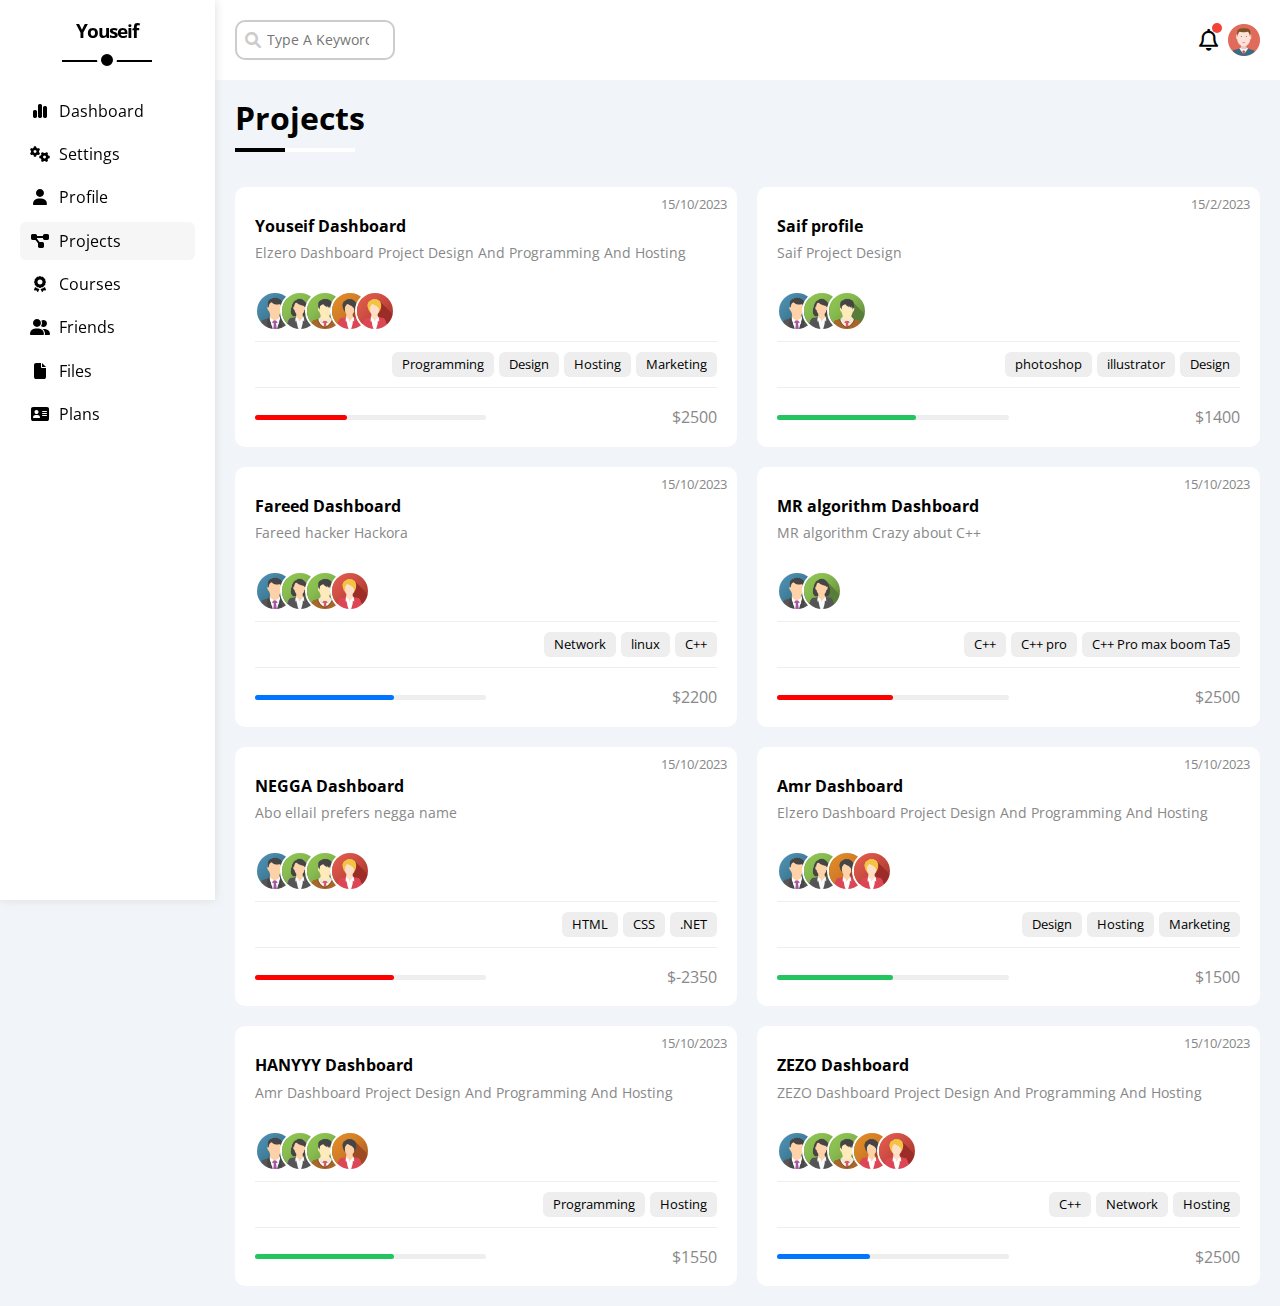
<file: projects.html>
<!DOCTYPE html>
<html lang="en">

<head>
    <meta charset="UTF-8">
    <meta name="viewport" content="width=device-width, initial-scale=1.0">
    <title>Projects</title>
    <!-- reset file -->
    <link rel="stylesheet" href="css/normaliz.css">
    <!-- web fonts file -->
    <link rel="stylesheet" href="css/all.min.css">
    <!-- CSS file -->
    <link rel="stylesheet" href="css/main.css">
    <!-- frmework -->
    <link rel="stylesheet" href="css/myfamework.css">
    <!-- google font -->
    <link href="https://fonts.googleapis.com/css2?family=Open+Sans:ital,wght@0,300..800;1,300..800&display=swap"
        rel="stylesheet">
</head>

<body>
    <div class="main d-flex">
        <div class="side p-20 bg-white shadow-ddd">
            <h3 class=" txt-c p-r mt-0 l-space--1">Youseif</h3>
            <ul>
                <li>
                    <a href="index.html" class=" p-10 w-100 d-block c-black r-6 ">
                        <i class="fa-solid fa-chart-simple fa-fw"></i>
                        <span class="hide-mob">Dashboard</span class="hide-mob">
                    </a>
                </li>
                <li>
                    <a href="settings.html" class="  p-10 w-100 d-block c-black r-6 ">
                        <i class="fa-solid fa-gears fa-fw"></i>
                        <span class="hide-mob">Settings</span class="hide-mob">
                    </a>
                </li>
                <li>
                    <a href="profile.html" class="  p-10 w-100 d-block c-black r-6 ">
                        <i class="fa-solid fa-user fa-fw"></i>
                        <span class="hide-mob">Profile</span class="hide-mob">
                    </a>
                </li>
                <li>
                    <a href="projects.html" class="active p-10 w-100 d-block c-black r-6 ">
                        <i class="fa-solid fa-diagram-project fa-fw"></i>
                        <span class="hide-mob">Projects</span class="hide-mob">
                    </a>
                </li>
                <li>
                    <a href="courses.html" class="p-10 w-100 d-block c-black r-6 ">
                        <i class="fa-solid fa-award fa-fw"></i>
                        <span class="hide-mob">Courses</span class="hide-mob">
                    </a>
                </li>
                <li>
                    <a href="friends.html" class="p-10 w-100 d-block c-black r-6 ">
                        <i class="fa-solid fa-user-group fa-fw"></i>
                        <span class="hide-mob">Friends</span class="hide-mob">
                    </a>
                </li>
                <li>
                    <a href="files.html " class="p-10 w-100 d-block c-black r-6 ">
                        <i class="fa-solid fa-file fa-fw"></i>
                        <span class="hide-mob">Files</span class="hide-mob">
                    </a>
                </li>
                <li>
                    <a href="plans.html" class="p-10 w-100 d-block c-black r-6 ">
                        <i class="fa-solid fa-address-card fa-fw"></i>
                        <span class="hide-mob">Plans</span class="hide-mob">
                    </a>
                </li>
            </ul>
        </div>
        <div class="content w-full over-hidden">
            <div class="header d-flex j-bet bg-white p-20 alit-center p-10-mob">
                <div class="search p-r h-fit">
                    <input class="p-10 r-10 bor-2-gray" type="search" name="search" placeholder="Type A Keyword">
                </div>
                <div class="noti-pic d-flex ali-center f-wrap flex-coulmn-mob alit-center">
                    <div class="p-r "><i class="fa-regular fa-bell"></i></div>
                    <img src="images/avatar.png" alt="">
                </div>
            </div>
            <div class="main-cont p-20 p-10-mob">
                <h1 class="p-r">Projects</h1>
                <div class="grid-2">
                    <div class="project r-10 bg-white p-r p-20">
                        <span class="p-a c-grey f-13">15/10/2023</span>
                        <h4 class="mb-10 mt-10">Youseif Dashboard</h4>
                        <p class="c-grey f-14 mb-10 mt-10">Elzero Dashboard Project Design And Programming And Hosting
                        </p>
                        <div class="p-team p-r">
                            <img class="p-a team-img" src="images/team-01.png" alt="">
                            <img class="p-a team-img" src="images/team-02.png" alt="">
                            <img class="p-a team-img" src="images/team-03.png" alt="">
                            <img class="p-a team-img" src="images/team-04.png" alt="">
                            <img class="p-a team-img" src="images/team-05.png" alt="">
                        </div>
                        <div class="borb-1-EEE bort-1-EEE pt-10 pb-10 mt-10 d-flex j-flex-end flex-wrap-mob">
                            <span class="grey-btn f-13 mb-5-mob ">Programming</span>
                            <span class="grey-btn f-13 mb-5-mob ml-5">Design</span>
                            <span class="grey-btn f-13 mb-5-mob ml-5">Hosting</span>
                            <span class="grey-btn f-13 mb-5-mob ml-5">Marketing</span>
                        </div>
                        <div class="d-flex j-bet mt-20 alit-center">
                            <div class=" bar p-r w-100 bg-eee ">
                                <span class="p-a bg-red h-full "></span>
                            </div>
                            <span class="c-grey">$2500</span>
                        </div>
                    </div>
                    <div class="project r-10 bg-white p-r p-20">
                        <span class="p-a c-grey f-13">15/2/2023</span>
                        <h4 class="mb-10 mt-10">Saif profile</h4>
                        <p class="c-grey f-14 mb-10 mt-10">Saif Project Design</p>
                        <div class="p-team p-r">
                            <img class="p-a team-img" src="images/team-01.png" alt="">
                            <img class="p-a team-img" src="images/team-02.png" alt="">
                            <img class="p-a team-img" src="images/team-03.png" alt="">
                        </div>
                        <div class="borb-1-EEE bort-1-EEE pt-10 pb-10 mt-10 d-flex j-flex-end flex-wrap-mob">
                            <span class="grey-btn f-13 mb-5-mob ">photoshop</span>
                            <span class="grey-btn f-13 mb-5-mob ml-5 ">illustrator</span>
                            <span class="grey-btn f-13 mb-5-mob ml-5">Design</span>
                        </div>
                        <div class="d-flex j-bet mt-20 alit-center">
                            <div class=" bar p-r w-100 bg-eee ">
                                <span class="p-a bg-green h-full "></span>
                            </div>
                            <span class="c-grey">$1400</span>
                        </div>
                    </div>
                    <div class="project r-10 bg-white p-r p-20">
                        <span class="p-a c-grey f-13">15/10/2023</span>
                        <h4 class="mb-10 mt-10">Fareed Dashboard</h4>
                        <p class="c-grey f-14 mb-10 mt-10">Fareed hacker Hackora</p>
                        <div class="p-team p-r">
                            <img class="p-a team-img" src="images/team-01.png" alt="">
                            <img class="p-a team-img" src="images/team-02.png" alt="">
                            <img class="p-a team-img" src="images/team-03.png" alt="">
                            <img class="p-a team-img" src="images/team-05.png" alt="">
                        </div>
                        <div class="borb-1-EEE bort-1-EEE pt-10 pb-10 mt-10 d-flex j-flex-end flex-wrap-mob">
                            <span class="grey-btn f-13 mb-5-mob ">Network</span>
                            <span class="grey-btn f-13 mb-5-mob ml-5">linux</span>
                            <span class="grey-btn f-13 mb-5-mob ml-5">C++</span>
                        </div>
                        <div class="d-flex j-bet mt-20 alit-center">
                            <div class=" bar p-r w-100 bg-eee ">
                                <span class="p-a bg-blue h-full "></span>
                            </div>
                            <span class="c-grey">$2200</span>
                        </div>
                    </div>
                    <div class="project r-10 bg-white p-r p-20">
                        <span class="p-a c-grey f-13">15/10/2023</span>
                        <h4 class="mb-10 mt-10">MR algorithm Dashboard</h4>
                        <p class="c-grey f-14 mb-10 mt-10">MR algorithm Crazy about C++ </p>
                        <div class="p-team p-r">
                            <img class="p-a team-img" src="images/team-01.png" alt="">
                            <img class="p-a team-img" src="images/team-02.png" alt="">
                        </div>
                        <div class="borb-1-EEE bort-1-EEE pt-10 pb-10 mt-10 d-flex j-flex-end flex-wrap-mob">
                            <span class="grey-btn f-13 mb-5-mob ">C++</span>
                            <span class="grey-btn f-13 mb-5-mob ml-5">C++ pro</span>
                            <span class="grey-btn f-13 mb-5-mob ml-5">C++ Pro max boom Ta5</span>
                        </div>
                        <div class="d-flex j-bet mt-20 alit-center">
                            <div class=" bar p-r w-100 bg-eee ">
                                <span class="p-a bg-red h-full "></span>
                            </div>
                            <span class="c-grey">$2500</span>
                        </div>
                    </div>
                    <div class="project r-10 bg-white p-r p-20">
                        <span class="p-a c-grey f-13">15/10/2023</span>
                        <h4 class="mb-10 mt-10">NEGGA Dashboard</h4>
                        <p class="c-grey f-14 mb-10 mt-10">Abo ellail prefers negga name</p>
                        <div class="p-team p-r">
                            <img class="p-a team-img" src="images/team-01.png" alt="">
                            <img class="p-a team-img" src="images/team-02.png" alt="">
                            <img class="p-a team-img" src="images/team-03.png" alt="">
                            <img class="p-a team-img" src="images/team-05.png" alt="">
                        </div>
                        <div class="borb-1-EEE bort-1-EEE pt-10 pb-10 mt-10 d-flex j-flex-end flex-wrap-mob">
                            <span class="grey-btn f-13 mb-5-mob ">HTML</span>
                            <span class="grey-btn f-13 mb-5-mob ml-5">CSS</span>
                            <span class="grey-btn f-13 mb-5-mob ml-5">.NET</span>
                        </div>
                        <div class="d-flex j-bet mt-20 alit-center">
                            <div class=" bar p-r w-100 bg-eee ">
                                <span class="p-a bg-red h-full "></span>
                            </div>
                            <span class="c-grey">$-2350</span>
                        </div>
                    </div>
                    <div class="project r-10 bg-white p-r p-20">
                        <span class="p-a c-grey f-13">15/10/2023</span>
                        <h4 class="mb-10 mt-10">Amr Dashboard</h4>
                        <p class="c-grey f-14 mb-10 mt-10">Elzero Dashboard Project Design And Programming And Hosting
                        </p>
                        <div class="p-team p-r">
                            <img class="p-a team-img" src="images/team-01.png" alt="">
                            <img class="p-a team-img" src="images/team-02.png" alt="">
                            <img class="p-a team-img" src="images/team-04.png" alt="">
                            <img class="p-a team-img" src="images/team-05.png" alt="">
                        </div>
                        <div class="borb-1-EEE bort-1-EEE pt-10 pb-10 mt-10 d-flex j-flex-end flex-wrap-mob">
                            <span class="grey-btn f-13 mb-5-mob ml-5">Design</span>
                            <span class="grey-btn f-13 mb-5-mob ml-5">Hosting</span>
                            <span class="grey-btn f-13 mb-5-mob ml-5">Marketing</span>
                        </div>
                        <div class="d-flex j-bet mt-20 alit-center">
                            <div class=" bar p-r w-100 bg-eee ">
                                <span class="p-a bg-green h-full "></span>
                            </div>
                            <span class="c-grey">$1500</span>
                        </div>
                    </div>
                    <div class="project r-10 bg-white p-r p-20">
                        <span class="p-a c-grey f-13">15/10/2023</span>
                        <h4 class="mb-10 mt-10">HANYYY Dashboard</h4>
                        <p class="c-grey f-14 mb-10 mt-10">Amr Dashboard Project Design And Programming And Hosting
                        </p>
                        <div class="p-team p-r">
                            <img class="p-a team-img" src="images/team-01.png" alt="">
                            <img class="p-a team-img" src="images/team-02.png" alt="">
                            <img class="p-a team-img" src="images/team-03.png" alt="">
                            <img class="p-a team-img" src="images/team-04.png" alt="">
                        </div>
                        <div class="borb-1-EEE bort-1-EEE pt-10 pb-10 mt-10 d-flex j-flex-end flex-wrap-mob">
                            <span class="grey-btn f-13 mb-5-mob ">Programming</span>
                            <span class="grey-btn f-13 mb-5-mob ml-5">Hosting</span>
                        </div>
                        <div class="d-flex j-bet mt-20 alit-center">
                            <div class=" bar p-r w-100 bg-eee ">
                                <span class="p-a bg-green h-full "></span>
                            </div>
                            <span class="c-grey">$1550</span>
                        </div>
                    </div>
                    <div class="project r-10 bg-white p-r p-20">
                        <span class="p-a c-grey f-13">15/10/2023</span>
                        <h4 class="mb-10 mt-10">ZEZO Dashboard</h4>
                        <p class="c-grey f-14 mb-10 mt-10">ZEZO Dashboard Project Design And Programming And Hosting
                        </p>
                        <div class="p-team p-r">
                            <img class="p-a team-img" src="images/team-01.png" alt="">
                            <img class="p-a team-img" src="images/team-02.png" alt="">
                            <img class="p-a team-img" src="images/team-03.png" alt="">
                            <img class="p-a team-img" src="images/team-04.png" alt="">
                            <img class="p-a team-img" src="images/team-05.png" alt="">
                        </div>
                        <div class="borb-1-EEE bort-1-EEE pt-10 pb-10 mt-10 d-flex j-flex-end flex-wrap-mob">
                            <span class="grey-btn f-13 mb-5-mob ">C++</span>
                            <span class="grey-btn f-13 mb-5-mob ml-5">Network</span>
                            <span class="grey-btn f-13 mb-5-mob ml-5">Hosting</span>
                        </div>
                        <div class="d-flex j-bet mt-20 alit-center">
                            <div class=" bar p-r w-100 bg-eee ">
                                <span class="p-a bg-blue h-full "></span>
                            </div>
                            <span class="c-grey">$2500</span>
                        </div>
                    </div>
                </div>
            </div>
        </div>
    </div>
</body>

</html>
</file>
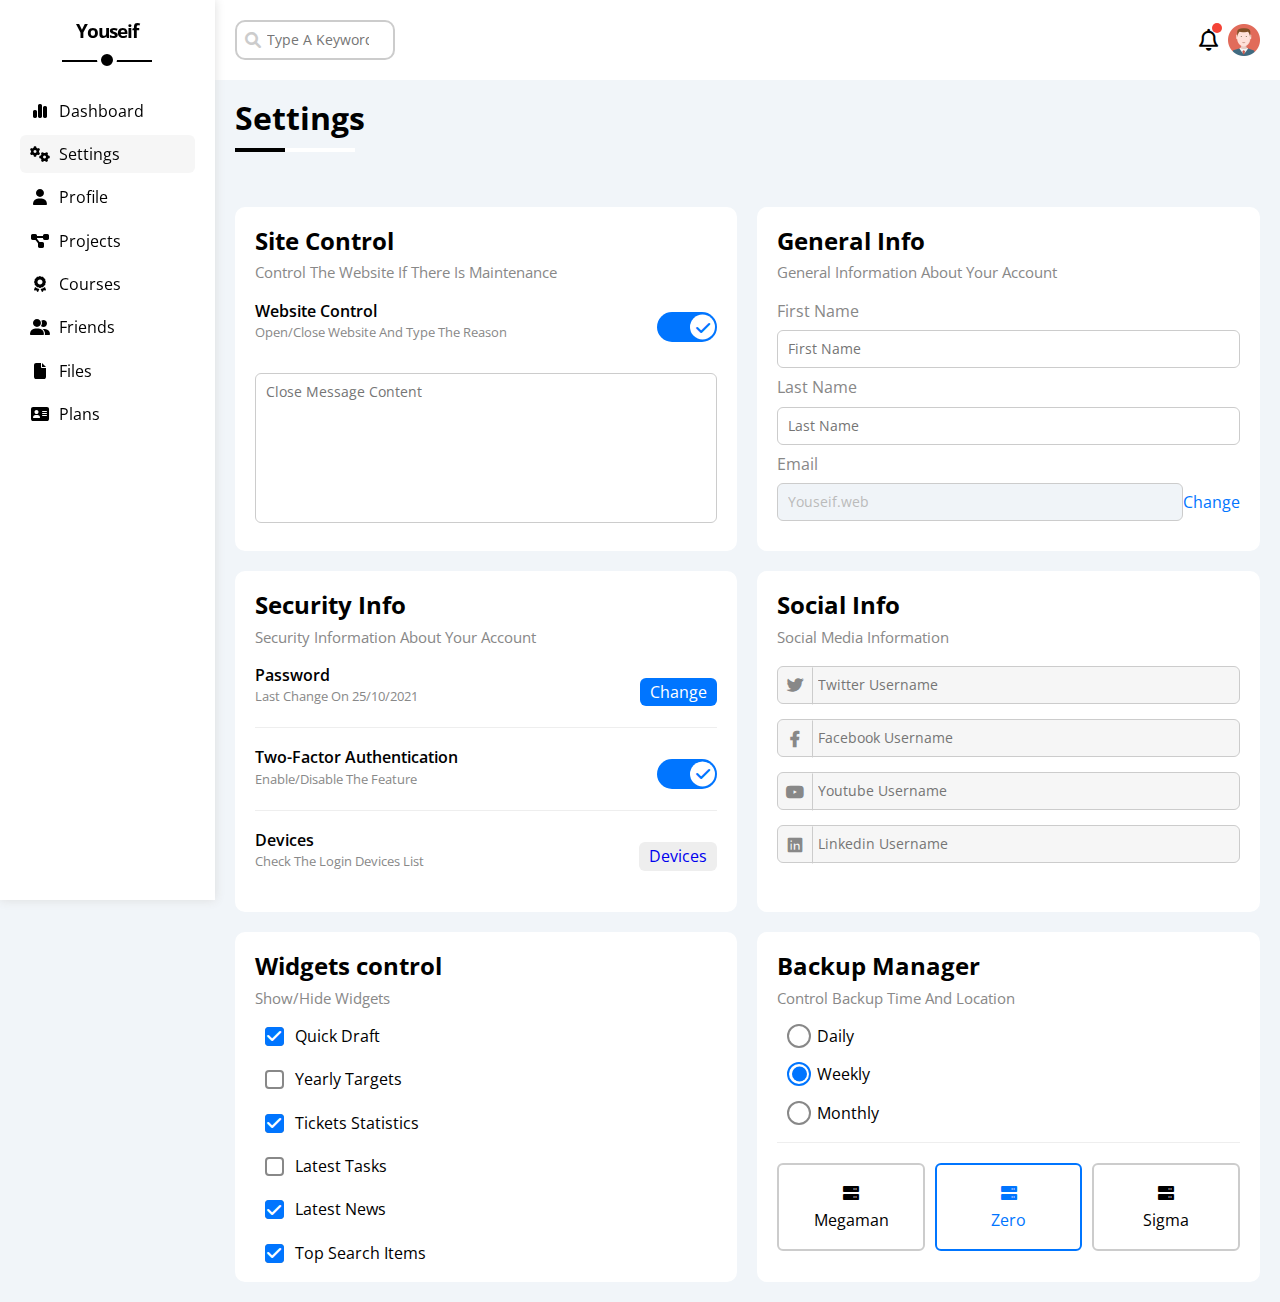
<file: settings.html>
<!DOCTYPE html>
<html lang="en">

<head>
    <meta charset="UTF-8">
    <meta name="viewport" content="width=device-width, initial-scale=1.0">
    <title>Settings</title>
    <!-- reset file -->
    <link rel="stylesheet" href="css/normaliz.css">
    <!-- web fonts file -->
    <link rel="stylesheet" href="css/all.min.css">
    <!-- CSS file -->
    <link rel="stylesheet" href="css/main.css">
    <!-- frmework -->
    <link rel="stylesheet" href="css/myfamework.css">
    <!-- google font -->
    <link href="https://fonts.googleapis.com/css2?family=Open+Sans:ital,wght@0,300..800;1,300..800&display=swap"
        rel="stylesheet">
</head>

<body>
    <div class="main d-flex">
        <div class="side p-20 bg-white shadow-ddd">
            <h3 class=" txt-c p-r mt-0 l-space--1">Youseif</h3>
            <ul>
                <li>
                    <a href="index.html" class=" p-10 w-100 d-block c-black r-6 ">
                        <i class="fa-solid fa-chart-simple fa-fw"></i>
                        <span class="hide-mob">Dashboard</span class="hide-mob">
                    </a>
                </li>
                <li>
                    <a href="settings.html" class=" active p-10 w-100 d-block c-black r-6 ">
                        <i class="fa-solid fa-gears fa-fw"></i>
                        <span class="hide-mob">Settings</span class="hide-mob">
                    </a>
                </li>
                <li>
                    <a href="profile.html" class="p-10 w-100 d-block c-black r-6 ">
                        <i class="fa-solid fa-user fa-fw"></i>
                        <span class="hide-mob">Profile</span class="hide-mob">
                    </a>
                </li>
                <li>
                    <a href="projects.html" class="p-10 w-100 d-block c-black r-6 ">
                        <i class="fa-solid fa-diagram-project fa-fw"></i>
                        <span class="hide-mob">Projects</span class="hide-mob">
                    </a>
                </li>
                <li>
                    <a href="courses.html" class="p-10 w-100 d-block c-black r-6 ">
                        <i class="fa-solid fa-award fa-fw"></i>
                        <span class="hide-mob">Courses</span class="hide-mob">
                    </a>
                </li>
                <li>
                    <a href="friends.html" class="p-10 w-100 d-block c-black r-6 ">
                        <i class="fa-solid fa-user-group fa-fw"></i>
                        <span class="hide-mob">Friends</span class="hide-mob">
                    </a>
                </li>
                <li>
                    <a href="files.html " class="p-10 w-100 d-block c-black r-6 ">
                        <i class="fa-solid fa-file fa-fw"></i>
                        <span class="hide-mob">Files</span class="hide-mob">
                    </a>
                </li>
                <li>
                    <a href="plans.html" class="p-10 w-100 d-block c-black r-6 ">
                        <i class="fa-solid fa-address-card fa-fw"></i>
                        <span class="hide-mob">Plans</span class="hide-mob">
                    </a>
                </li>
            </ul>
        </div>
        <div class="content w-full over-hidden">
            <div class="header d-flex j-bet bg-white p-20 alit-center p-10-mob">
                <div class="search p-r h-fit">
                    <input class="p-10 r-10 bor-2-gray" type="search" name="search" placeholder="Type A Keyword">
                </div>
                <div class="noti-pic d-flex ali-center f-wrap flex-coulmn-mob alit-center ">
                    <div class="p-r "><i class="fa-regular fa-bell"></i></div>
                    <img src="images/avatar.png" alt="">
                </div>
            </div>
            <div class="main-cont p-20 p-10-mob">
                <h1 class="p-r">Settings</h1>
                <div class="grid-2">
                    <div class="control r-10 bg-white p-r p-20 mt-20">
                        <div>
                            <h2 class="mb-10">Site Control</h2>
                            <p class="c-grey mt-0 mb-20 f-15">Control The Website If There Is Maintenance</p>
                        </div>
                        <div class="d-flex j-bet alit-center mb-20">
                            <div>
                                <span class="m-0 f-w-600">Website Control</span>
                                <p class="c-grey f-13 mt-5">Open/Close Website And Type The Reason</p>
                            </div>
                            <label>
                                <input class="toggle-check" checked type="checkbox">
                                <div></div>
                            </label>
                        </div>
                        <textarea class="w-full r-6 p-10 f-14 bor-1-gray" placeholder="Close Message Content"
                            name="text" id=""></textarea>
                    </div>
                    <div class="info r-10 bg-white p-r p-20 mt-20">
                        <div>
                            <h2 class="mb-10">General Info</h2>
                            <p class="c-grey mt-0 mb-20 f-15">General Information About Your Account</p>
                        </div>
                        <form action="">
                            <label for="name" class="c-grey">First Name</label>
                            <input class="p-10 d-block w-full mt-10 bor-1-gray r-6 mb-10" type="text" name="name"
                                id="name" placeholder="First Name">

                            <label for="lname" class="c-grey">Last Name</label>
                            <input class="p-10 d-block w-full mt-10 bor-1-gray r-6 mb-10" type="text" name="name"
                                id="lname" placeholder="Last Name">

                            <label for="lname" class="c-grey">Email</label>
                            <div class="d-flex alit-center ">
                                <input class="p-10 d-block w-full mt-10 bor-1-gray r-6 mb-10 mr-10" type="email"
                                    name="name" id="lname" placeholder="Email" value="Youseif.web" readonly>
                                <a href="#" class="c-blue">Change</a>
                            </div>
                        </form>
                    </div>
                    <div class="s-info r-10 bg-white p-r p-20 ">
                        <div>
                            <h2 class="mb-10">Security Info</h2>
                            <p class="c-grey mt-0 mb-20 f-15">Security Information About Your Account</p>
                        </div>
                        <div class="d-flex j-bet alit-center mb-20 borb-1-EEE pb-10">
                            <div>
                                <span class="m-0 f-w-600">Password</span>
                                <p class="c-grey f-13 mt-5">Last Change On 25/10/2021</p>
                            </div>
                            <a href="#" class="blue-btn d-block w-fit">Change</a>
                        </div>
                        <div class="d-flex j-bet alit-center mb-20 borb-1-EEE pb-10">
                            <div>
                                <span class="m-0 f-w-600">Two-Factor Authentication</span>
                                <p class="c-grey f-13 mt-5">Enable/Disable The Feature</p>
                            </div>
                            <label>
                                <input class="toggle-check" checked type="checkbox">
                                <div></div>
                            </label>
                        </div>
                        <div class="d-flex j-bet alit-center pb-10">
                            <div>
                                <span class="m-0 f-w-600">Devices</span>
                                <p class="c-grey f-13 mt-5">Check The Login Devices List</p>
                            </div>
                            <a href="#" class="grey-btn w-fit">Devices</a>
                        </div>
                    </div>
                    <div class="social-s r-10 bg-white p-r p-20 ">
                        <div>
                            <h2 class="mb-10">Social Info</h2>
                            <p class="c-grey mt-0 mb-20 f-15">Social Media Information</p>
                        </div>
                        <div class="p-r">
                            <input type="text" name="twitter"
                                class="bor-1-gray d-block r-6 p-10 pl-40 w-full bg-grey-2 bg-eee mb-15"
                                placeholder="Twitter Username">
                        </div>
                        <div class="p-r">
                            <input type="text" name="twitter"
                                class="bor-1-gray d-block r-6 p-10 pl-40 w-full bg-grey-2 bg-eee mb-15"
                                placeholder="Facebook Username">
                        </div>
                        <div class="p-r">
                            <input type="text" name="twitter"
                                class="bor-1-gray d-block r-6 p-10 pl-40 w-full bg-grey-2 bg-eee mb-15"
                                placeholder="Youtube Username">
                        </div>
                        <div class="p-r">
                            <input type="text" name="twitter"
                                class="bor-1-gray d-block r-6 p-10 pl-40 w-full bg-grey-2 bg-eee"
                                placeholder="Linkedin Username">
                        </div>
                    </div>
                    <div class="Widgets r-10 bg-white p-r p-20 ">
                        <div>
                            <h2 class="mb-10">Widgets control</h2>
                            <p class="c-grey mt-0 mb-20 f-15">Show/Hide Widgets</p>
                        </div>
                        <label for="loop1" class="loop1 w-fit d-flex alit-center  mb-25">
                            <input id="loop1" class="loop" type="checkbox" checked>
                            <div class="pl-40 ch p-r">Quick Draft</div>
                        </label>
                        <label for="loop2" class="loop1 w-fit d-flex alit-center  mb-25">
                            <input id="loop2" class="loop" type="checkbox">
                            <div class="pl-40 ch p-r">Yearly Targets</div>
                        </label>
                        <label for="loop3" class="loop1 w-fit d-flex alit-center  mb-25">
                            <input id="loop3" class="loop" type="checkbox" checked>
                            <div class="pl-40 ch p-r">Tickets Statistics</div>
                        </label>
                        <label for="loop4" class="loop1 w-fit d-flex alit-center  mb-25">
                            <input id="loop4" class="loop" type="checkbox">
                            <div class="pl-40 ch p-r">Latest Tasks</div>
                        </label>
                        <label for="loop5" class="loop1 w-fit d-flex alit-center  mb-25">
                            <input id="loop5" class="loop" type="checkbox" checked>
                            <div class="pl-40 ch p-r">Latest News</div>
                        </label>
                        <label for="loop6" class="loop1 w-fit d-flex alit-center">
                            <input id="loop6" class="loop" type="checkbox" checked>
                            <div class="pl-40 ch p-r">Top Search Items</div>
                        </label>
                    </div>
                    <div class="backup r-10 bg-white p-r p-20 ">
                        <div>
                            <h2 class="mb-10">Backup Manager</h2>
                            <p class="c-grey mt-0 mb-20 f-15">Control Backup Time And Location</p>
                        </div>
                        <div class="borb-1-EEE">
                            <label for="daily">
                                <input type="radio" name="Backup" id="daily">
                                <div class="pl-40 mb-20 p-r">Daily</div>
                            </label>
                            <label for="Weekly">
                                <input type="radio" name="Backup" id="Weekly" checked>
                                <div class="pl-40  mb-20 p-r">Weekly</div>
                            </label>
                            <label for="Monthly">
                                <input type="radio" name="Backup" id="Monthly">
                                <div class="pl-40 mb-20 p-r">Monthly</div>
                            </label>
                        </div>
                        <div class="d-flex alit-center mt-20 flex-coulmn-mob">
                            <input class="last-ch" id="one" name="last" type="radio">
                            <label for="one" class="flex-baisi-1 txt-c p-20 r-6 bor-2-gray w-full ">
                                <i class="fa-solid fa-server d-block mb-10"></i>
                                Megaman
                            </label>
                            <input class="last-ch" id="two" name="last" type="radio" checked>
                            <label for="two" class="flex-baisi-1 txt-c p-20 r-6 bor-2-gray w-full">
                                <i class="fa-solid fa-server d-block mb-10"></i>
                                Zero
                            </label>
                            <input class="last-ch" id="th" name="last" type="radio">
                            <label for="th" class="flex-baisi-1 txt-c p-20 r-6 bor-2-gray w-full">
                                <i class="fa-solid fa-server d-block mb-10"></i>
                                Sigma
                            </label>
                        </div>
                    </div>
                </div>
            </div>
</body>

</html>
</file>
<file: css/main.css>
:root {
    --main-trans: .3s;
    --eee-c: #eee;
    --ccc-c: #ccc;
    --white-c: white;
    --blue-c: #0075ff;
    --red-c: #f44336;
    --orange-c: #f59e0b;
    --green-c: #22c55e;
    --888-c: #888;
}

/* s-global-rools */
* {
    box-sizing: border-box;
}

body {
    font-family: "Open Sans", sans-serif;
    scroll-behavior: smooth;
}

::-webkit-scrollbar {
    width: 10px;
}

::-webkit-scrollbar-track {
    background-color: white;
}

::-webkit-scrollbar-thumb {
    background-color: #eee;
}

::-webkit-scrollbar-thumb:hover {
    background-color: #b5b5b5;
}

:focus {
    outline: none;
}

[type="submit"] {
    cursor: pointer;
}

textarea {
    resize: none;
}

h2 {
    margin: 0;
}

ul {
    padding: 0;
}

li {
    list-style: none;
}

a {
    text-decoration: none;
}


input,
textarea {
    font-size: 14px;
}

/* e-global-rools */
/* s-dashboard */
/* s-main */
.main {
    background-color: #f1f5f9;
    min-height: 100vh;
}

/* e-main */
/* s-side */
.side {
    width: 250px;
    z-index: 1;
    position: sticky;
    top: 0;
    height: 100vh;
}

@media (max-width:767px) {
    .side {
        width: 60px;
        padding: 10px !important;
    }
}

.side>h3 {
    margin-bottom: 50px;
}

@media (max-width:767px) {
    .side>h3 {
        font-size: 13px;
        margin-bottom: 15px;
    }
}

.side>h3::before,
.side>h3::after {
    content: "";
    position: absolute;
    background-color: black;
    transform: translate(-50%);
    -webkit-transform: translate(-50%);
    -moz-transform: translate(-50%);
    -ms-transform: translate(-50%);
    -o-transform: translate(-50%);
}

.side>h3::before {
    height: 2px;
    width: 90px;
    bottom: -20px;
    left: 50%;
}

.side>h3::after {
    height: 12px;
    width: 12px;
    bottom: -28px;
    left: 50%;
    border: 4px solid white;
    border-radius: 50%;
    -webkit-border-radius: 50%;
    -moz-border-radius: 50%;
    -ms-border-radius: 50%;
    -o-border-radius: 50%;
}

.side a {
    margin-bottom: 5px;
    transition: var(--main-trans);
    -webkit-transition: var(--main-trans);
    -moz-transition: var(--main-trans);
    -ms-transition: var(--main-trans);
    -o-transition: var(--main-trans);
}

@media (max-width:767px) {
    .side a {
        text-align: center;
        font-size: 13px;
    }
}

.side a:hover {
    background-color: #f6f6f6;
}

.side a span {
    margin-left: 5px;
}

@media (max-width:767px) {

    .side>h3::before,
    .side>h3::after {
        display: none;
    }
}

.side .active {
    background-color: #f6f6f6;
}

/* e-side */
/* s-head */
.header input {
    width: 160px;
    padding-left: 30px;
    transition: all var(--main-trans);
    -webkit-transition: all var(--main-trans);
    -moz-transition: all var(--main-trans);
    -ms-transition: all var(--main-trans);
    -o-transition: all var(--main-trans);
}

.header input:focus {
    width: 200px;
}

.header input:focus::placeholder {
    transition: var(--main-trans);
    -webkit-transition: var(--main-trans);
    -moz-transition: var(--main-trans);
    -ms-transition: var(--main-trans);
    -o-transition: var(--main-trans);
}

.header input:focus::placeholder {
    opacity: 0;
}

.header .search::before {
    content: "\f002";
    position: absolute;
    font-family: "Font Awesome 6 Free";
    font-weight: 900;
    top: 50%;
    left: 10px;
    color: #ccc;
    transform: translateY(-50%);
    -webkit-transform: translateY(-50%);
    -moz-transform: translateY(-50%);
    -ms-transform: translateY(-50%);
    -o-transform: translateY(-50%);
}

.header img {
    width: 32px;
}

.header .noti-pic div::after {
    content: "";
    position: absolute;
    height: 10px;
    width: 10px;
    top: -1px;
    right: 6px;
    background-color: #f44336;
    border-radius: 50%;
    -webkit-border-radius: 50%;
    -moz-border-radius: 50%;
    -ms-border-radius: 50%;
    -o-border-radius: 50%;
}

.header .noti-pic i {
    font-size: 22px;
    margin: 5px 10px;
}

/* e-head */
/* s-body-head */
.main-cont h1 {
    margin: 0 0 50px;
}

.main-cont h1::before,
.main-cont h1::after {
    content: "";
    position: absolute;
    height: 4px;
    bottom: -15px;
    left: 0;
}

.main-cont h1::before {
    width: 120px;
    background-color: white;
}

.main-cont h1::after {
    width: 50px;
    background-color: black;
}

/* e-body-head */
/* s-card1 */
.grid-2 .welcome>img {
    width: 64px;
    height: 64px;
    border: 2px solid white;
    left: 20px;
    top: -32px;
    border-radius: 50%;
    -webkit-border-radius: 50%;
    -moz-border-radius: 50%;
    -ms-border-radius: 50%;
    -o-border-radius: 50%;
}

@media (max-width:767px) {
    .grid-2 .welcome>img {
        left: 50%;
        transform: translateX(-50%);
        -webkit-transform: translateX(-50%);
        -moz-transform: translateX(-50%);
        -ms-transform: translateX(-50%);
        -o-transform: translateX(-50%);
    }
}

.grid-2 .welcome>img+div p {
    margin: 5px 0 0;
}

.grid-2 .welcome .blue-btn {
    margin: 30px 20px 15px auto;
}

/* e-card1 */
/* s-card2 */
.quick-draft textarea {
    height: 180px;
}

/* e-card2 */
/* s-card3 */
.main-cont .target div:first-child {
    width: 80px;
    height: 80px;
}

.main-cont .target div div:nth-last-child(1) {
    height: 5px;
}


.main-cont .target div div:nth-last-child(1)::before {
    content: "";
    position: absolute;
    height: 100%;
    background-color: var(--blue-c);
    top: 0;
    left: 0;
}

.main-cont .target:nth-child(1) div div:nth-last-child(1)::before {
    width: 80%;
}

.main-cont .target:nth-child(2) div div:nth-last-child(1)::before {
    width: 60%;
}

.main-cont .target:nth-child(3) div div:nth-last-child(1)::before {
    width: 75%;
}

.main-cont .target:nth-child(1) div div:nth-last-child(1)::before {
    background-color: var(--blue-c);
}

.main-cont .target:nth-child(2) div div:nth-last-child(1)::before {
    background-color: var(--orange-c);
}

.main-cont .target:nth-child(3) div div:nth-last-child(1)::before {
    background-color: var(--green-c);
}

.main-cont .target div div:nth-last-child(1) span {
    top: -40px;
    transform: translateX(-50%);
    -webkit-transform: translateX(-50%);
    -moz-transform: translateX(-50%);
    -ms-transform: translateX(-50%);
    -o-transform: translateX(-50%);
}

.main-cont .target:nth-child(1) div div:nth-last-child(1) span {
    left: 80%;
}

.main-cont .target:nth-child(2) div div:nth-last-child(1) span {
    left: 60%;
}

.main-cont .target:nth-child(3) div div:nth-last-child(1) span {
    left: 75%;
}

.main-cont .target div div:nth-last-child(1) span::before {
    content: "";
    position: absolute;
    border-style: solid;
    border-width: 8px;
    bottom: -16px;
    left: calc(50% - 8px);
}

.main-cont .target:nth-child(1) div div:nth-last-child(1) span::before {
    border-color: var(--blue-c) transparent transparent;
}

.main-cont .target:nth-child(2) div div:nth-last-child(1) span::before {
    border-color: var(--orange-c) transparent transparent;
}

.main-cont .target:nth-child(3) div div:nth-last-child(1) span::before {
    border-color: var(--green-c) transparent transparent;
}

/* e-card3*/
/* s-card5*/
.latest-news:nth-child(5) .content img {
    width: 100px;
}

/* e-card5*/
/* s-card6*/
.tasks .content>div:nth-last-child(2) h3,
.tasks .content>div:nth-last-child(2) p {
    text-decoration: line-through;
}

/* e-card6*/
/* s-card7*/
.upload img {
    width: 40px;

}

/* e-card7*/
/* s-card9*/
.last-project ul li::before {
    content: "";
    position: absolute;
    width: 20px;
    height: 20px;
    border: 2px solid white;
    outline: 2px solid var(--blue-c);
    border-radius: 50%;
    -webkit-border-radius: 50%;
    -moz-border-radius: 50%;
    -ms-border-radius: 50%;
    -o-border-radius: 50%;
    left: 5px;
    top: 50%;
    transform: translateY(-50%);
    -webkit-transform: translateY(-50%);
    -moz-transform: translateY(-50%);
    -ms-transform: translateY(-50%);
    -o-transform: translateY(-50%);
}

.last-project ul::before {
    content: "";
    position: absolute;
    width: 2px;
    height: 100%;
    background-color: var(--blue-c);
    top: 0;
    left: 15px;
}

.last-project ul li:not(:nth-last-child(1))::before {
    background-color: var(--blue-c);
}

.last-project ul li:nth-last-child(1)::before {
    background-color: white;
}

.last-project ul li:nth-last-child(2)::before {
    animation: pulse 1s alternate infinite;
    -webkit-animation: pulse 1s alternate infinite;
}

.last-project img {
    bottom: 0;
    right: 0;
    width: 160px;
}

/* e-card9*/
/* s-card10*/
.reminders .content div::before {
    content: "";
    position: absolute;
    width: 1px;
    height: 100%;
    top: 0;
    left: 25px;
}

.reminders .content div::after {
    content: "";
    position: absolute;
    width: 15px;
    height: 15px;
    top: 50%;
    left: 0;
    border-radius: 50%;
    -webkit-border-radius: 50%;
    -moz-border-radius: 50%;
    -ms-border-radius: 50%;
    -o-border-radius: 50%;
    transform: translateY(-50%);
    -webkit-transform: translateY(-50%);
    -moz-transform: translateY(-50%);
    -ms-transform: translateY(-50%);
    -o-transform: translateY(-50%);
}

.reminders .content div:nth-child(1)::before,
.reminders .content div:nth-child(1)::after {
    background-color: var(--blue-c);
}

.reminders .content div:nth-child(2)::before,
.reminders .content div:nth-child(2)::after {
    background-color: var(--green-c);
}

.reminders .content div:nth-child(3)::before,
.reminders .content div:nth-child(3)::after {
    background-color: var(--orange-c);
}

.reminders .content div:nth-child(4)::before,
.reminders .content div:nth-child(4)::after {
    background-color: var(--red-c);
}

/* e-card10*/
/* s-card11*/
.post img {
    width: 50px;
}

.post>div:nth-of-type(2) p {
    line-height: 2;
}

/* e-card11*/
/* s-card12*/
.social .content>div:nth-child(1) {
    background-color: rgb(29 161 242 / 20%);
    color: #1da1f2;
}

.social .content>div:nth-child(2) {
    background-color: rgb(24 119 242 / 20%);
    color: #1da1f2;
}

.social .content>div:nth-child(3) {
    background-color: rgb(255 0 0 / 20%);
    color: #ff0000;
}

.social .content>div:nth-child(4) {
    background-color: rgb(0 119 181 / 20%);
    color: #0077b5;
}

.social .content>div i {
    width: 58px;
    left: 0;
    top: 0;
    transition: .3s;
    -webkit-transition: .3s;
    -moz-transition: .3s;
    -ms-transition: .3s;
    -o-transition: .3s;
}

.social .content>div:nth-child(1) i {
    background-color: #1da1f2;
}

.social .content>div:nth-child(2) i {
    background-color: #1877f2;
}

.social .content>div:nth-child(3) i {
    background-color: #FF0000;
}

.social .content>div:nth-child(4) i {
    background-color: #0077b5;
}

.social i:hover {
    transform: rotate(5deg);
    -webkit-transform: rotate(5deg);
    -moz-transform: rotate(5deg);
    -ms-transform: rotate(5deg);
    -o-transform: rotate(5deg);
}

.social .content>div a {
    color: white;
    padding: 5px 10px;
    border-radius: 6px;
}

.social .content>div:nth-child(1) a {
    background-color: #1da1f2;
}

.social .content>div:nth-child(2) a {
    background-color: #1877f2;
}

.social .content>div:nth-child(3) a {
    background-color: #FF0000;
}

.social .content>div:nth-child(4) a {
    background-color: #0077b5;
}

/* e-card12*/
/* s-card13*/
.table {
    overflow-x: auto;
}

.table table {
    min-width: 1000px;
    border-spacing: 0;
}

.table table thead {
    font-weight: 700;
    background-color: var(--eee-c);
}

.table table img {
    width: 32px;
    height: 32px;
}

.table table img:not(:nth-child(1)) {
    margin-left: -20px;
}

/* e-card13*/
/* e-dashboard */
/* s-settings */
/* s-card1 */
.toggle-check {
    appearance: none;
    display: none;
}

.toggle-check+div {
    width: 60px;
    height: 30px;
    background-color: var(--ccc-c);
    border-radius: 20px;
    -webkit-border-radius: 20px;
    -moz-border-radius: 20px;
    -ms-border-radius: 20px;
    -o-border-radius: 20px;
    position: relative;
    transition: var(--main-trans);
    -webkit-transition: var(--main-trans);
    -moz-transition: var(--main-trans);
    -ms-transition: var(--main-trans);
    -o-transition: var(--main-trans);
    cursor: pointer;
}

.toggle-check+div::before {
    content: "\f00d";
    position: absolute;
    font-weight: 700;
    font-family: "Font Awesome 6 Free";
    width: 25px;
    height: 25px;
    background-color: var(--white-c);
    display: flex;
    align-items: center;
    justify-content: space-evenly;
    color: var(--ccc-c);
    top: 50%;
    left: 2px;
    border-radius: 50%;
    -webkit-border-radius: 50%;
    -moz-border-radius: 50%;
    -ms-border-radius: 50%;
    -o-border-radius: 50%;
    transform: translateY(-50%);
    -webkit-transform: translateY(-50%);
    -moz-transform: translateY(-50%);
    -ms-transform: translateY(-50%);
    -o-transform: translateY(-50%);
    transition: var(--main-trans);
    -webkit-transition: var(--main-trans);
    -moz-transition: var(--main-trans);
    -ms-transition: var(--main-trans);
    -o-transition: var(--main-trans);
}

.toggle-check:checked+div {
    background-color: var(--blue-c);
}

.toggle-check:checked+div::before {
    content: "\f00c";
    color: var(--blue-c);
    left: 33px;
}

.control textarea {
    min-height: 150px;
}

/* e-card1 */
/* s-card2 */
.info [type="email"] {
    background-color: #f0f4f8;
    color: #bbb;
}

/* e-card2 */
/* s-card4*/

.social-s div::before {
    position: absolute;
    width: 35px;
    height: calc(100% - 1px);
    font-weight: 700;
    font-family: "Font Awesome 6 Brands";
    display: flex;
    align-items: center;
    justify-content: space-evenly;
    color: #888;
    top: calc(50% - -1px);
    left: 0px;
    border-right: 1px solid #ccc;
    transform: translateY(-50%);
    -webkit-transform: translateY(-50%);
    -moz-transform: translateY(-50%);
    -ms-transform: translateY(-50%);
    -o-transform: translateY(-50%);
    transition: var(--main-trans);
    -webkit-transition: var(--main-trans);
    -moz-transition: var(--main-trans);
    -ms-transition: var(--main-trans);
    -o-transition: var(--main-trans);
}



.social-s div:nth-child(2)::before {
    content: "\f099";
}

.social-s div:nth-child(3)::before {
    content: "\f39e";
}

.social-s div:nth-child(4)::before {
    content: "\f167";
}

.social-s div:nth-child(5)::before {
    content: "\f08c";
}

.social-s div:focus-within:not(:nth-child(1))::before {
    color: black;
}

/* e-card4 */
/* s-card5 */
.loop {
    appearance: none;
    display: none;
}

.Widgets .loop1 {
    cursor: pointer;
}

.Widgets .ch::before,
.Widgets .ch::after {
    left: 10px;
    position: absolute;
    border-radius: 4px;
    -webkit-border-radius: 4px;
    -moz-border-radius: 4px;
    -ms-border-radius: 4px;
    -o-border-radius: 4px;
}

.Widgets .ch::before {
    content: "";
    border: 2px solid var(--888-c);
    width: 15px;
    height: 15px;
}

.Widgets .ch::after {
    content: "\f00c";
    font-family: "Font Awesome 6 Free";
    font-weight: 900;
    color: var(--white-c);
    display: flex;
    align-items: center;
    justify-content: space-evenly;
    background-color: var(--blue-c);
    top: 0;
    width: 19px;
    height: 19px;
    transform: rotate(1080deg) scale(0);
    -webkit-transform: rotate(1080deg) scale(0);
    -moz-transform: rotate(1080deg) scale(0);
    -ms-transform: rotate(1080deg) scale(0);
    -o-transform: rotate(1080deg) scale(0);
    transition: var(--main-trans);
    -webkit-transition: var(--main-trans);
    -moz-transition: var(--main-trans);
    -ms-transition: var(--main-trans);
    -o-transition: var(--main-trans);
}

.Widgets .loop1:hover .ch::before {
    border-color: var(--blue-c);
}

.Widgets .loop:checked+.ch:after {
    transform: rotate(0) scale(1);
    -webkit-transform: rotate(0) scale(1);
    -moz-transform: rotate(0) scale(1);
    -ms-transform: rotate(0) scale(1);
    -o-transform: rotate(0) scale(1);
}

/* e-card5 */
/* s-card6 */
.backup input {
    appearance: none;
    display: none;
}

.backup div:nth-child(2) label div::before,
.backup div:nth-child(2) label div::after {
    content: "";
    position: absolute;
    border-radius: 50%;
    -webkit-border-radius: 50%;
    -moz-border-radius: 50%;
    -ms-border-radius: 50%;
    -o-border-radius: 50%;
    top: 50%;
    transform: translateY(-50%);
    -webkit-transform: translateY(-50%);
    -moz-transform: translateY(-50%);
    -ms-transform: translateY(-50%);
    -o-transform: translateY(-50%);
    transition: var(--main-trans);
    -webkit-transition: var(--main-trans);
    -moz-transition: var(--main-trans);
    -ms-transition: var(--main-trans);
    -o-transition: var(--main-trans);
}

.backup div:nth-child(2) label div::before {
    border: 2px solid var(--888-c);
    left: 10px;
    width: 20px;
    height: 20px;
}

.backup div:nth-child(2) label div::after {
    width: 15px;
    height: 15px;
    left: 14.5px;
}

.backup div:nth-child(2) label input:checked+div::before {
    border: 2px solid var(--blue-c);
}

.backup div:nth-child(2) label input:checked+div::after {
    background-color: var(--blue-c);
}

.backup div:nth-child(3) {
    gap: 10px;
}

.backup div:nth-child(3) .last-ch+label {
    transition: var(--main-trans);
    -webkit-transition: var(--main-trans);
    -moz-transition: var(--main-trans);
    -ms-transition: var(--main-trans);
    -o-transition: var(--main-trans);
}

.backup div:nth-child(3) .last-ch:checked+label {
    color: var(--blue-c);
    border: 2px solid var(--blue-c);
}

/* e-card6 */
/* e-settings */
/* s-profile */
/* s-card-1 */
.profile>div:nth-child(1) {
    width: 300px;
}

@media (max-width:767px) {
    .profile>div:nth-child(1) {
        border: none;
        border-bottom: 1px solid var(--eee-c)
    }
}

.profile div:nth-child(1) img {
    width: 120px;
}

@media (max-width:767px) {
    .profile label div {
        margin: 0 auto;
    }
}

.profile .raiting {
    gap: 5px;
}

/* e-card-1 */
/* s-card2 */
.profile>div:nth-child(2)>div {
    transition: var(--main-trans);
    -webkit-transition: var(--main-trans);
    -moz-transition: var(--main-trans);
    -ms-transition: var(--main-trans);
    -o-transition: var(--main-trans);
}

.profile .bar {
    margin: 10px auto;
}

.profile .bar span {
    width: 80%;
}

.profile>div:nth-child(2)>div:hover {
    background-color: #F9f9f9;
}

.profile2 {
    gap: 20px;
}

.profile2>div:nth-child(1) {
    flex-grow: 1;
}

.profile2>div:nth-child(2) {
    flex-grow: 2;
}

.profile2>div:nth-child(2) img {
    width: 64px;
}

@media (min-width:767px) {
    .profile2>div:nth-child(2)>div>div:nth-child(3) {
        text-align: right;
    }
}

/* e-card2 */
/* e-profile */
/* s-project */
.project .p-team {
    height: 60px;
}

.project>span {
    top: 10px;
    right: 10px;
}

.project img {
    width: 40px;
    height: 40px;
    bottom: 0;
    transition: var(--main-trans);
    -webkit-transition: var(--main-trans);
    -moz-transition: var(--main-trans);
    -ms-transition: var(--main-trans);
    -o-transition: var(--main-trans);
}

.project img:nth-child(2) {
    left: 25px;
}

.project img:nth-child(3) {
    left: 50px;
}

.project img:nth-child(4) {
    left: 75px;
}

.project img:nth-child(5) {
    left: 100px;
}

.project img:hover {
    z-index: 2;
}

.project:nth-child(1) .bar span,
.project:nth-child(8) .bar span {
    width: 40%;
}

.project:nth-child(2) .bar span,
.project:nth-child(7) .bar span,
.project:nth-child(3) .bar span {
    width: 60%;
}

.project:nth-child(4) .bar span,
.project:nth-child(6) .bar span {
    width: 50%;
}

.project:nth-child(5) .bar span {
    width: 60%;
}

/* e-project */
/* s-Course */
.course img:nth-child(2) {
    width: 65px;
    top: 15px;
    left: 15px;
}

.course .foot span.p-a {
    top: 0;
    left: 50%;
    transform: translate(-50%, -50%);
}

/* e-Course */
/* s-friends */
.friend>i {
    transition: var(--main-trans);
    -webkit-transition: var(--main-trans);
    -moz-transition: var(--main-trans);
    -ms-transition: var(--main-trans);
    -o-transition: var(--main-trans);
}

.friend>i:hover {
    color: var(--white-c);
    background-color: var(--blue-c);
}

.friend>i:nth-child(1) {
    top: 10px;
    left: 10px;
}

.friend>i:nth-child(2) {
    top: 10px;
    left: 45px;
}

.friend img {
    width: 100px;
}

.friend .vip {
    color: var(--orange-c);
    font-size: 50px;
    opacity: .3;
    right: 0;
    top: 0;
    transform: translateY(50%);
    -webkit-transform: translateY(50%);
    -moz-transform: translateY(50%);
    -ms-transform: translateY(50%);
    -o-transform: translateY(50%);
}

/* e-friends */
/* s-Files */
.files-p {
    gap: 20px;
}

.files-p .file>div i {
    top: 10px;
    left: 10px;
}

.files-p .file img {
    width: 64px;
    transition: var(--main-trans);
    -webkit-transition: var(--main-trans);
    -moz-transition: var(--main-trans);
    -ms-transition: var(--main-trans);
    -o-transition: var(--main-trans);
}

.files-p .file:hover img {
    transform: rotate(10deg);
    -webkit-transform: rotate(10deg);
    -moz-transform: rotate(10deg);
    -ms-transform: rotate(10deg);
    -o-transform: rotate(10deg);
}

@media (min-width:767px) {
    .file-statistics {
        min-width: 260px;
    }
}

.file-statistics>div:not(:nth-last-child(1)) i {
    width: 40px;
}

/* e-Files */
/* s-plans */
.plan .num {
    border: 3px solid var(--white-c);
}

.plan:nth-child(1) .num {
    outline: 3px solid var(--green-c);
}

.plan:nth-child(2) .num {
    outline: 3px solid var(--blue-c);
}

.plan:nth-child(3) .num {
    outline: 3px solid var(--orange-c);
}

.plan .num div {
    font-size: 50px;
    font-weight: 600;
}

.plan .num div span {
    top: 0;
    left: -10px;
}

.plan .fa-check {
    color: var(--green-c);
}

.plan .fa-xmark {
    color: var(--red-c);
}

/* e-plans */
/*s-animation */
@keyframes pulse {
    100% {
        background-color: white;
    }
}

/*e-animation */
</file>
<file: css/myfamework.css>
:root {
    --eee-c: #eee;
    --ccc-c: #ccc;
    --white-c: white;
    --blue-c: #0075ff;
    --red-c: #f44336;
    --orange-c: #f59e0b;
    --green-c: #22c55e;
}

/* s-font */
.f-13 {
    font-size: 13px;
}

.f-14 {
    font-size: 14px;
}

.f-15 {
    font-size: 15px;
}

.f-16 {
    font-size: 16px;
}

.f-17 {
    font-size: 17px;
}

.f-18 {
    font-size: 18px;
}

.f-20 {
    font-size: 20px;
}

.f-25 {
    font-size: 25px;
}

.f-w-400 {
    font-weight: 400;
}

.f-w-500 {
    font-weight: 500;
}

.f-w-600 {
    font-weight: 600;
}

.f-w-700 {
    font-weight: 700;
}

/* e-font */
/* S-btn */
.blue-btn {
    background-color: var(--blue-c);
    padding: 5px 10px;
    border-radius: 6px;
    -webkit-border-radius: 6px;
    -moz-border-radius: 6px;
    -ms-border-radius: 6px;
    -o-border-radius: 6px;
    border: none;
    color: var(--white-c);
    display: inline-block;
    transition: .3s;
    -webkit-transition: .3s;
    -moz-transition: .3s;
    -ms-transition: .3s;
    -o-transition: .3s;
}

.green-btn {
    background-color: var(--green-c);
    padding: 5px 10px;
    border-radius: 6px;
    -webkit-border-radius: 6px;
    -moz-border-radius: 6px;
    -ms-border-radius: 6px;
    -o-border-radius: 6px;
    border: none;
    color: var(--white-c);
    display: inline-block;
    transition: .3s;
    -webkit-transition: .3s;
    -moz-transition: .3s;
    -ms-transition: .3s;
    -o-transition: .3s;
}

.red-btn {
    background-color: var(--red-c);
    padding: 5px 10px;
    border-radius: 6px;
    -webkit-border-radius: 6px;
    -moz-border-radius: 6px;
    -ms-border-radius: 6px;
    -o-border-radius: 6px;
    border: none;
    color: var(--white-c);
    display: inline-block;
    transition: .3s;
    -webkit-transition: .3s;
    -moz-transition: .3s;
    -ms-transition: .3s;
    -o-transition: .3s;
}

.grey-btn {
    background-color: var(--eee-c);
    padding: 5px 10px;
    border-radius: 6px;
    -webkit-border-radius: 6px;
    -moz-border-radius: 6px;
    -ms-border-radius: 6px;
    -o-border-radius: 6px;
    border: none;
    display: inline-block;
}

.btn {
    padding: 5px 10px;
    border-radius: 6px;
}

.blue-btn:hover {
    background-color: #0d69d5;
}

.red-btn:hover {
    background-color: #ca352a;
}

.green-btn:hover {
    background-color: #24a453;
}

.del {
    cursor: pointer;
    transition: .3s;
    -webkit-transition: .3s;
    -moz-transition: .3s;
    -ms-transition: .3s;
    -o-transition: .3s;
}

.del:hover {
    color: var(--red-c);
}

/* e-btn */
/* s-f-box */
.d-flex {
    display: flex;
}

.bet-flex {
    display: flex;
    align-items: center;
    justify-content: space-between;
}

.center-flex {
    display: flex;
    align-items: center;
    justify-content: center;
}

.j-center {
    justify-content: center;
}

.j-bet {
    justify-content: space-between;
}

.j-flex-end {
    justify-content: flex-end;
}

.flex-baisi-1 {
    flex: 1;
}

.alic-center {
    align-content: center;
}

.alit-center {
    align-items: center;
}

.f-wrap {
    flex-wrap: wrap;
}

.f-di-co {
    flex-direction: column;
}

/* e-f-box */
/* s-grid */
.grid-2 {
    display: grid;
    grid-template-columns: repeat(auto-fill, minmax(450px, 1fr));
    gap: 20px;
}

.grid-2-200 {
    display: grid;
    grid-template-columns: repeat(2, minmax(195px, 1fr));
    gap: 20px;
}

.grid-200 {
    display: grid;
    grid-template-columns: repeat(auto-fill, minmax(200px, 1fr));
    gap: 20px;
}

.grid-300 {
    display: grid;
    grid-template-columns: repeat(auto-fill, minmax(300px, 1fr));
    gap: 20px;
}

@media (max-width:767px) {
    .grid-2 {
        grid-template-columns: 100%;
    }

    .grid-2-200 {
        grid-template-columns: 100%;
    }

    .grid-300 {
        grid-template-columns: 100%;
    }
}

/* e-grid */
.d-block {
    display: block;
}

/* s-w-h */
.w-full {
    width: 100%;
}

.w-fit {
    width: fit-content;
}

.w-200 {
    width: 200px;
}


.h-fit {
    height: fit-content;
}

.h-full {
    height: 100%;
}

/* e-w-h */
/* s-padding-margin-r */

.p-5 {
    padding: 5px;
}

.p-10 {
    padding: 10px;
}

.p-15 {
    padding: 15px;
}

.p-20 {
    padding: 20px;
}

.pt-10 {
    padding-top: 10px;
}

.pt-15 {
    padding-top: 15px;
}

.pt-20 {
    padding-top: 20px;
}

.pr-15 {
    padding-right: 15px;
}

.pr-20 {
    padding-right: 20px;
}

.pb-10 {
    padding-bottom: 10px;
}

.pb-15 {
    padding-bottom: 15px;
}

.pb-20 {
    padding-bottom: 20px;
}

.pl-20 {
    padding-left: 20px;
}

.pl-40 {
    padding-left: 40px;
}

.pl-65 {
    padding-left: 65px;
}

.m-auto {
    margin: 0 auto;
}

.m-0 {
    margin: 0;
}

.mt-0 {
    margin-top: 0;
}

.mt-5 {
    margin-top: 5px;
}

.mt-10 {
    margin-top: 10px;
}

.mt-15 {
    margin-top: 15px;
}

.mt-20 {
    margin-top: 20px;
}

.mr-5 {
    margin-right: 5px;
}

.ml-5 {
    margin-left: 5px;
}

.ml-10 {
    margin-left: 10px;
}


.mr-20 {
    margin-right: 20px;
}

.mb-0 {
    margin-bottom: 0;
}

.mb-5 {
    margin-bottom: 5px;
}

.mb-10 {
    margin-bottom: 10px;
}

.mb-15 {
    margin-bottom: 15px;
}

.mb-20 {
    margin-bottom: 20px;
}

.mb-25 {
    margin-bottom: 25px;
}

.mb-30 {
    margin-bottom: 30px;
}

.ml-5 {
    margin-left: 5px;
}

.ml-auto {
    margin-left: auto;
}

.r-6 {
    border-radius: 6px;
    -webkit-border-radius: 6px;
    -moz-border-radius: 6px;
    -ms-border-radius: 6px;
    -o-border-radius: 6px;
}

.r-10 {
    border-radius: 10px;
    -webkit-border-radius: 10px;
    -moz-border-radius: 10px;
    -ms-border-radius: 10px;
    -o-border-radius: 10px;
}

.r-half {
    border-radius: 50%;
    -webkit-border-radius: 50%;
    -moz-border-radius: 50%;
    -ms-border-radius: 50%;
    -o-border-radius: 50%;
}

/* e-padding-margin-r */
/* s-border */
.border-none {
    border: none;
}

/* e-border */
/* s-color */
.bg-white {
    background-color: var(--white-c);
}

.bg-eee {
    background-color: var(--eee-c);
}

.bg-blue {
    background-color: var(--blue-c);
}

.bg-light-blue {
    background-color: rgb(0 117 255 / 20%);
}

.bg-orange {
    background-color: var(--orange-c);
}

.bg-light-orange {
    background-color: rgb(245 158 11 / 20%);
}

.bg-green {
    background-color: #22c55e;
}

.bg-light-green {
    background-color: rgb(34 197 94 / 20%);
}

.bg-red {
    background-color: #ff0000;
}

.bg-light-red {
    background-color: rgb(244 67 54 / 20%);
}

.bg-grey-2 {
    background-color: #f6f6f6;
}

.c-black {
    color: black;
}

.c-white {
    color: var(--white-c);
}

.c-grey {
    color: #888;
}

.c-grey-2 {
    color: #f6f6f6;
}

.c-blue {
    color: var(--blue-c);
}

.c-orange {
    color: var(--orange-c);
}

.c-green {
    color: var(--green-c);
}

.c-red {
    color: var(--red-c);
}

/* e-color */
/* s-shadow */
.shadow-ddd {
    box-shadow: 0 0 10px #ddd;
}

/* e-shadow */
/* s-letter */
.l-space--1 {
    letter-spacing: -1px;
}

/* e-letter */
/* s-position */
.p-r {
    position: relative;
}

.p-a {
    position: absolute;
}

/* e-position */
/* s-text */
.txt-c {
    text-align: center;
}

/* e-text */
/* s-over-view */
.over-hidden {
    overflow: hidden;
}

/* e-over-view */
/* s-border */

.bor-2-gray {
    border: 2px solid var(--ccc-c);
}

.bor-1-gray {
    border: 1px solid var(--ccc-c);
}

.bort-1-EEE {
    border-top: 1px solid var(--eee-c);
}

.borr-1-EEE {
    border-right: 1px solid var(--eee-c);
}

.borb-1-EEE {
    border-bottom: 1px solid var(--eee-c);
}

.borl-1-EEE {
    border-left: 1px solid var(--eee-c);
}

/* e-border */

/* s-op */
.op-03 {
    opacity: .3;
}

/* e-op */
/* s-component */
.team-img {
    border: 2px solid var(--white-c);
    border-radius: 50%;
    -webkit-border-radius: 50%;
    -moz-border-radius: 50%;
    -ms-border-radius: 50%;
    -o-border-radius: 50%;
}

.bar {
    width: 50%;
    height: 5px;
    border-radius: 50px;
    -webkit-border-radius: 50px;
    -moz-border-radius: 50px;
    -ms-border-radius: 50px;
    -o-border-radius: 50px;
}

.bar span {
    border-radius: 25px;
    -webkit-border-radius: 25px;
    -moz-border-radius: 25px;
    -ms-border-radius: 25px;
    -o-border-radius: 25px;
    left: 0;
}

.pointer {
    cursor: pointer;
}

/* e-component */
@media (max-width:767px) {
    .hide-mob {
        display: none;
    }

}

@media (max-width:767px) {
    .flex-coulmn-mob {
        flex-direction: column;
    }

    .flex-coulmnre-mob {
        flex-direction: column-reverse;
    }

    .flex-wrap-mob {
        flex-wrap: wrap;
    }
}

@media (max-width:767px) {

    .mr-0-mob {
        margin-right: 0;
    }

    .mb-20-mob {
        margin-bottom: 20px;
    }

    .mb-5-mob {
        margin-bottom: 5px;
    }


    .p-10-mob {
        padding: 10px;
    }
}

@media (max-width:767px) {
    .txt-c-mob {
        text-align: center;
    }
}

@media (max-width:767px) {
    .w-full-mob {
        width: 100%;
    }
}

@media (min-width:767px) {
    .min-w-300-notmob {
        min-width: 300px;
    }
}
</file>
<file: css/normaliz.css>
/*! normalize.css v8.0.1 | MIT License | github.com/necolas/normalize.css */

/* Document
   ========================================================================== */

/**
 * 1. Correct the line height in all browsers.
 * 2. Prevent adjustments of font size after orientation changes in iOS.
 */

html {
    line-height: 1.15;
    /* 1 */
    -webkit-text-size-adjust: 100%;
    /* 2 */
}

/* Sections
     ========================================================================== */

/**
   * Remove the margin in all browsers.
   */

body {
    margin: 0;
}

/**
   * Render the `main` element consistently in IE.
   */

main {
    display: block;
}

/**
   * Correct the font size and margin on `h1` elements within `section` and
   * `article` contexts in Chrome, Firefox, and Safari.
   */

h1 {
    font-size: 2em;
    margin: 0.67em 0;
}

/* Grouping content
     ========================================================================== */

/**
   * 1. Add the correct box sizing in Firefox.
   * 2. Show the overflow in Edge and IE.
   */

hr {
    box-sizing: content-box;
    /* 1 */
    height: 0;
    /* 1 */
    overflow: visible;
    /* 2 */
}

/**
   * 1. Correct the inheritance and scaling of font size in all browsers.
   * 2. Correct the odd `em` font sizing in all browsers.
   */

pre {
    font-family: monospace, monospace;
    /* 1 */
    font-size: 1em;
    /* 2 */
}

/* Text-level semantics
     ========================================================================== */

/**
   * Remove the gray background on active links in IE 10.
   */

a {
    background-color: transparent;
}

/**
   * 1. Remove the bottom border in Chrome 57-
   * 2. Add the correct text decoration in Chrome, Edge, IE, Opera, and Safari.
   */

abbr[title] {
    border-bottom: none;
    /* 1 */
    text-decoration: underline;
    /* 2 */
    text-decoration: underline dotted;
    /* 2 */
}

/**
   * Add the correct font weight in Chrome, Edge, and Safari.
   */

b,
strong {
    font-weight: bolder;
}

/**
   * 1. Correct the inheritance and scaling of font size in all browsers.
   * 2. Correct the odd `em` font sizing in all browsers.
   */

code,
kbd,
samp {
    font-family: monospace, monospace;
    /* 1 */
    font-size: 1em;
    /* 2 */
}

/**
   * Add the correct font size in all browsers.
   */

small {
    font-size: 80%;
}

/**
   * Prevent `sub` and `sup` elements from affecting the line height in
   * all browsers.
   */

sub,
sup {
    font-size: 75%;
    line-height: 0;
    position: relative;
    vertical-align: baseline;
}

sub {
    bottom: -0.25em;
}

sup {
    top: -0.5em;
}

/* Embedded content
     ========================================================================== */

/**
   * Remove the border on images inside links in IE 10.
   */

img {
    border-style: none;
}

/* Forms
     ========================================================================== */

/**
   * 1. Change the font styles in all browsers.
   * 2. Remove the margin in Firefox and Safari.
   */

button,
input,
optgroup,
select,
textarea {
    font-family: inherit;
    /* 1 */
    font-size: 100%;
    /* 1 */
    line-height: 1.15;
    /* 1 */
    margin: 0;
    /* 2 */
}

/**
   * Show the overflow in IE.
   * 1. Show the overflow in Edge.
   */

button,
input {
    /* 1 */
    overflow: visible;
}

/**
   * Remove the inheritance of text transform in Edge, Firefox, and IE.
   * 1. Remove the inheritance of text transform in Firefox.
   */

button,
select {
    /* 1 */
    text-transform: none;
}

/**
   * Correct the inability to style clickable types in iOS and Safari.
   */

button,
[type="button"],
[type="reset"],
[type="submit"] {
    -webkit-appearance: button;
}

/**
   * Remove the inner border and padding in Firefox.
   */

button::-moz-focus-inner,
[type="button"]::-moz-focus-inner,
[type="reset"]::-moz-focus-inner,
[type="submit"]::-moz-focus-inner {
    border-style: none;
    padding: 0;
}

/**
   * Restore the focus styles unset by the previous rule.
   */

button:-moz-focusring,
[type="button"]:-moz-focusring,
[type="reset"]:-moz-focusring,
[type="submit"]:-moz-focusring {
    outline: 1px dotted ButtonText;
}

/**
   * Correct the padding in Firefox.
   */

fieldset {
    padding: 0.35em 0.75em 0.625em;
}

/**
   * 1. Correct the text wrapping in Edge and IE.
   * 2. Correct the color inheritance from `fieldset` elements in IE.
   * 3. Remove the padding so developers are not caught out when they zero out
   *    `fieldset` elements in all browsers.
   */

legend {
    box-sizing: border-box;
    /* 1 */
    color: inherit;
    /* 2 */
    display: table;
    /* 1 */
    max-width: 100%;
    /* 1 */
    padding: 0;
    /* 3 */
    white-space: normal;
    /* 1 */
}

/**
   * Add the correct vertical alignment in Chrome, Firefox, and Opera.
   */

progress {
    vertical-align: baseline;
}

/**
   * Remove the default vertical scrollbar in IE 10+.
   */

textarea {
    overflow: auto;
}

/**
   * 1. Add the correct box sizing in IE 10.
   * 2. Remove the padding in IE 10.
   */

[type="checkbox"],
[type="radio"] {
    box-sizing: border-box;
    /* 1 */
    padding: 0;
    /* 2 */
}

/**
   * Correct the cursor style of increment and decrement buttons in Chrome.
   */

[type="number"]::-webkit-inner-spin-button,
[type="number"]::-webkit-outer-spin-button {
    height: auto;
}

/**
   * 1. Correct the odd appearance in Chrome and Safari.
   * 2. Correct the outline style in Safari.
   */

[type="search"] {
    -webkit-appearance: textfield;
    /* 1 */
    outline-offset: -2px;
    /* 2 */
}

/**
   * Remove the inner padding in Chrome and Safari on macOS.
   */

[type="search"]::-webkit-search-decoration {
    -webkit-appearance: none;
}

/**
   * 1. Correct the inability to style clickable types in iOS and Safari.
   * 2. Change font properties to `inherit` in Safari.
   */

::-webkit-file-upload-button {
    -webkit-appearance: button;
    /* 1 */
    font: inherit;
    /* 2 */
}

/* Interactive
     ========================================================================== */

/*
   * Add the correct display in Edge, IE 10+, and Firefox.
   */

details {
    display: block;
}

/*
   * Add the correct display in all browsers.
   */

summary {
    display: list-item;
}

/* Misc
     ========================================================================== */

/**
   * Add the correct display in IE 10+.
   */

template {
    display: none;
}

/**
   * Add the correct display in IE 10.
   */

[hidden] {
    display: none;
}
</file>
